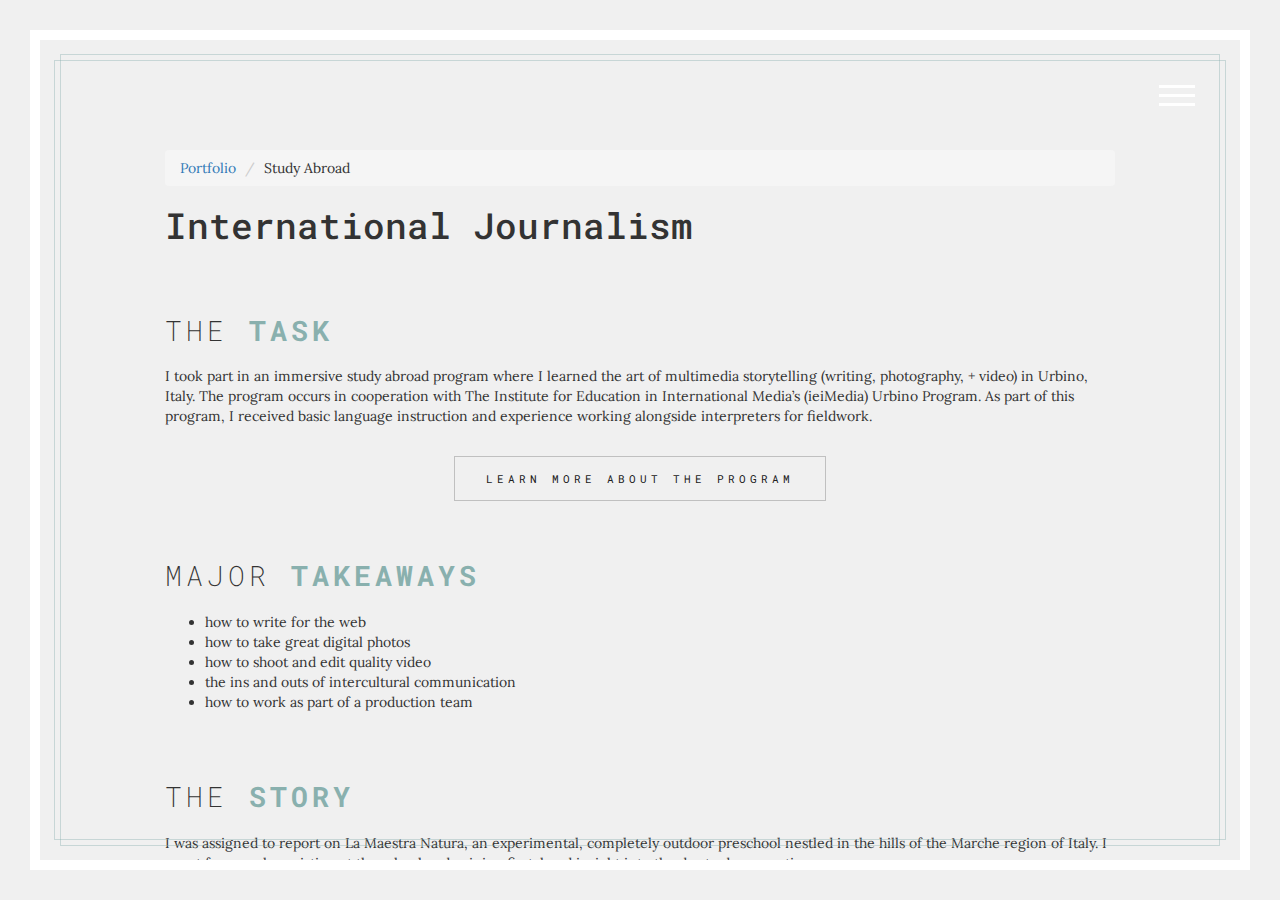
<file: abroad.html>
<!DOCTYPE html>
<html>
	<head>
		<meta charset="utf-8">
		<meta http-equiv="X-UA-Compatible" content="IE=edge">
		<meta name="viewport" content="width=device-width, initial-scale=1">
		<!-- The above 3 meta tags *must* come first in the head; any other head content must come *after* these tags -->
		
		
		<title>Journalism</title>
		
		
		<!--=====================================================
			CSS Stylesheets
		=====================================================-->
		<link rel='stylesheet' type='text/css' href='bootstrap/css/bootstrap.min.css' >
		<link rel='stylesheet' type='text/css' href='css/linea.css' >
		<link rel='stylesheet' type='text/css' href='css/ionicons.min.css' >
		<link rel='stylesheet' type='text/css' href='css/owl.carousel.css' >
		<link rel='stylesheet' type='text/css' href='css/magnific-popup.css' >
			<link rel='stylesheet' type='text/css' href='css/polaroid.css' >
		<link rel='stylesheet' type='text/css' href='css/style.css' >
		
	</head>
	<body>

		<div class='main-content' >
			
			<!--=====================================================
				Page Borders
			=====================================================-->
			<div class='page-border border-left' ></div>
			<div class='page-border border-right' ></div>
			<div class='page-border border-top' ></div>
			<div class='page-border border-bottom' ></div>
			
			
			
			<!--=====================================================
				Menu Button
			=====================================================-->
			<a href='#' class='menu-btn' >
				<span class='lines' >
					<span class='l1' ></span>
					<span class='l2' ></span>
					<span class='l3' ></span>
				</span>
			</a>
			
			
			<!--=====================================================
				Menu
			=====================================================-->
			<div class='menu' >
				<div class='inner' >
					<ul class='menu-items' >
						
						<li>
							<a href='index.html#' class='section-toggle' data-section='intro' >
								Home
							</a>
						</li>
						
						<li>
							<a href='index.html#about' class='section-toggle' data-section='about' >
								About
							</a>
						</li>
						
						<li>
							<a href='index.html#resume' class='section-toggle' data-section='resume' >
								Resume
							</a>
						</li>
						
						<li>
							<a href='index.html#portfolio' class='section-toggle' data-section='portfolio' >
								Portfolio
							</a>
						</li>
						
						
						<li>
							<a href='index.html#contact' class='section-toggle' data-section='contact' >
								Contact
							</a>
						</li>
						
						
					</ul>
				</div>
			</div>
			
			<div class='animation-block' ></div>
			


			<!--=====================================================
				Sections
			=====================================================-->
			<div class='sections' >
				
				<!--=====================================================
					Main Section
				=====================================================-->
		<section id='about' class='section about-section active main-content border-d' >
					
					<div class='section-block about-block' >
						<div class='container-fluid' >
							
							<div class='section-header' >
							<ul class="breadcrumb">
										  <li><a href="index.html#portfolio">Portfolio</a></li>
										  <li>Study Abroad</li>
										</ul>
								<h1> International Journalism </h1>
								<br>
								<br>
								<br>
								<h2>The <strong class='color' >Task </strong></h2>
								<br>
									<div class='content' >
								<p>
											 I took part in an immersive study abroad program where I learned the art of multimedia storytelling (writing, photography, + video) in Urbino, Italy. The program occurs in cooperation with The Institute for Education in International Media’s (ieiMedia) Urbino Program. As part of this program, I received basic language instruction and experience working alongside interpreters for fieldwork. 
								</p>

										<br> 
											<div class='form-group text-center' >
																	<a href='https://www.jmu.edu/global/abroad/programs/jmu-italy-urbino.shtml' target='_blank'> 
															<button type='submit' class='btn-custom btn-color' >
															Learn More About The Program
															</button>
														</a>
														</div>
</div>
<br>
<br>
<h2> Major <strong class='color' >Takeaways </strong></h2>
								<br>
									<div class='content' >
								<ul>
									  <li>how to write for the web </li>
									  <li>how to take great digital photos</li>
									  <li>how to shoot and edit quality video</li>
									   <li> the ins and outs of intercultural communication</li>
									    <li>how to work as part of a production team</li>
								</ul>
										<br> 
</div>
						<br>
						<br>
							<h2> The <strong class='color' > Story </strong></h2>
								<br>
									<div class='content' >
								<p>
											I was assigned to report on La Maestra Natura, an experimental, completely outdoor preschool nestled in the hills of the Marche region of Italy. I spent four weeks assisting at the school and gaining first-hand insight into the day to day operations.
<br>
<br>
I conducted weeks worth of in-depth interviews with constituents of the school and  worked in collaboration with translators from a local university to ensure I would produce an accurate article. My work resulted in the creation of a detailed article which depicts the school’s community in a visionary way that encapsulates readers.


								</p>

										<br> 
					
							</div>
									<br>
									<br>
							<div class='section-header' >
									<h2> The <strong class='color' > Photos </strong></h2>
								<br>
									<div class='content' >
								<p>
											I was mentored by Bob Reeder, a highly accredited photojournalist who has worked for The Washington Post and Politico + has been recognized by White House Press Photographers Association, National Press Photographers Association, as well as other organizations. Although studying abroad was my first time professionally behind a lens, through Reeder’s mentorship, I learned quickly and consistently produced impressive photographs. 
<br>
<br>
I was tasked with taking headshot photos of my fellow colleagues, conducting branding photo sessions, as well as creating a photo story to accompany my written piece featuring La Maestra. My photo story was nominated for the best photo story award for the program. 
</p>
							</div>
									<br>
									<br>
 									<h2> The <strong class='color' > Video </strong></h2>
 									<br>
 									<div class='section-header' >
								<br>
								
									
								<p>
											I also got to take a peek behind the curtain into the world of videography. Through the program I gained a familiarity with audio fundamentals and film editing software. Each rookie videographer in the program (myself included) was paired up with a fellow amature colleague to produce a short video to accompany their individual story packages. As a result, I produced my first ever short video with a timely completion + delivery while learning to work with a production team. 
 </p>
									<br>
								<p>Check out my written piece, photo story, and short video below! 
								</p>
										<div class='form-group text-center' >
											<a href='http://2019.urbinoproject.com/teaching-tree/' target='_blank'> 
															<button type='submit' class='btn-custom btn-color' >
															View My Multimedia Package
															</button>
														</a>
														</div>	
					
							</div>
						
						
								<h2> "A photo is worth a thousand words." </h2>
								<BR>

<p>  A few photos of my time abroad are showcased below. Hover over a photo to get a better look! </p>
								

								
								<div class="photo-album">
		
		<h1><span> Ubrino, Italy</span></h1>
		
		<a class="large polaroid img1"><img src="img/portfolio/p5.jpg" alt="City in the hills">Ubrino is nestled in the hills of the Marche region of Italy.</a>
		<a class="polaroid img2"><img src="img/portfolio/p2.jpg" alt="Steep hills throughout the city">The steep hills are miserable to climb, but the view is worth it </a>
		<a  class="small polaroid img3"><img src="img/portfolio/p15.jpg" alt="travels">Excitement around every corner</a>
		
		<a class="medium polaroid img4"><img src="img/portfolio/p3.jpg" alt="The group">I made wonderful friends through the experience </a>
		
		<a class="polaroid img5"><img src="img/portfolio/p4.jpg" alt="">Boats are the ideal mode of transportation in Venice </a>
		
		
		<a class="polaroid img6"><img src="img/portfolio/p8.jpg" alt=""> Capturing photos for my story was always a highlight of my day </a>
		
		<a class="polaroid img7"><img src="img/portfolio/p6.jpg" alt=""> Italy is filled with breathtaking cities </a>
		<a class="small polaroid img8"><img src="img/portfolio/p11.jpg" alt="">Doing as the locals do</a>
		<a class="medium polaroid img9"><img src="img/portfolio/p1.jpg" alt="">Urbino is a quaint city</a>
		<a class="polaroid img10"><img src="img/portfolio/p7.jpg" alt="">Deep in the hills at La Maestra to get the perfect story with interpreters 
</a>
		<a class="small polaroid img11"><img src="img/portfolio/p14.jpg" alt="Scooter">Mode of transportation through the hills</a>
		<a  class="small polaroid img12"><img src="img/portfolio/p13.jpg" alt="">Spent lots of time editing in coffee shops</a>

		<a class="small polaroid img13"><img src="img/portfolio/p10.jpg" alt="">Friends and I at the award ceremony
</a>
		<a  class="small polaroid img14"><img src="img/portfolio/p9.jpg" alt="Ubrino castle">The castle walls protect the city</a>
		<a class="polaroid img15"><img src="img/portfolio/p12.jpg" alt="outdoor shopping">Outdoor bookstores are essential</a>

	</div>
							

						</div>
						
					</div>
				
				</section>
						
						</div>
						
					</div>
				
				</section>
						
						</div>
						
					</div>
				
				</section>
				


		<!--=====================================================
			JavaScript Files
		=====================================================-->
		<script src='js/jquery.min.js' ></script>
		<script src='js/jquery.shuffle.min.js' ></script>
		<script src='js/owl.carousel.min.js' ></script>
		<script src='js/jquery.magnific-popup.min.js' ></script>
		<script src='js/validator.min.js' ></script>
		<script src='js/script.js' ></script>
		
	</body>
</html>
</file>
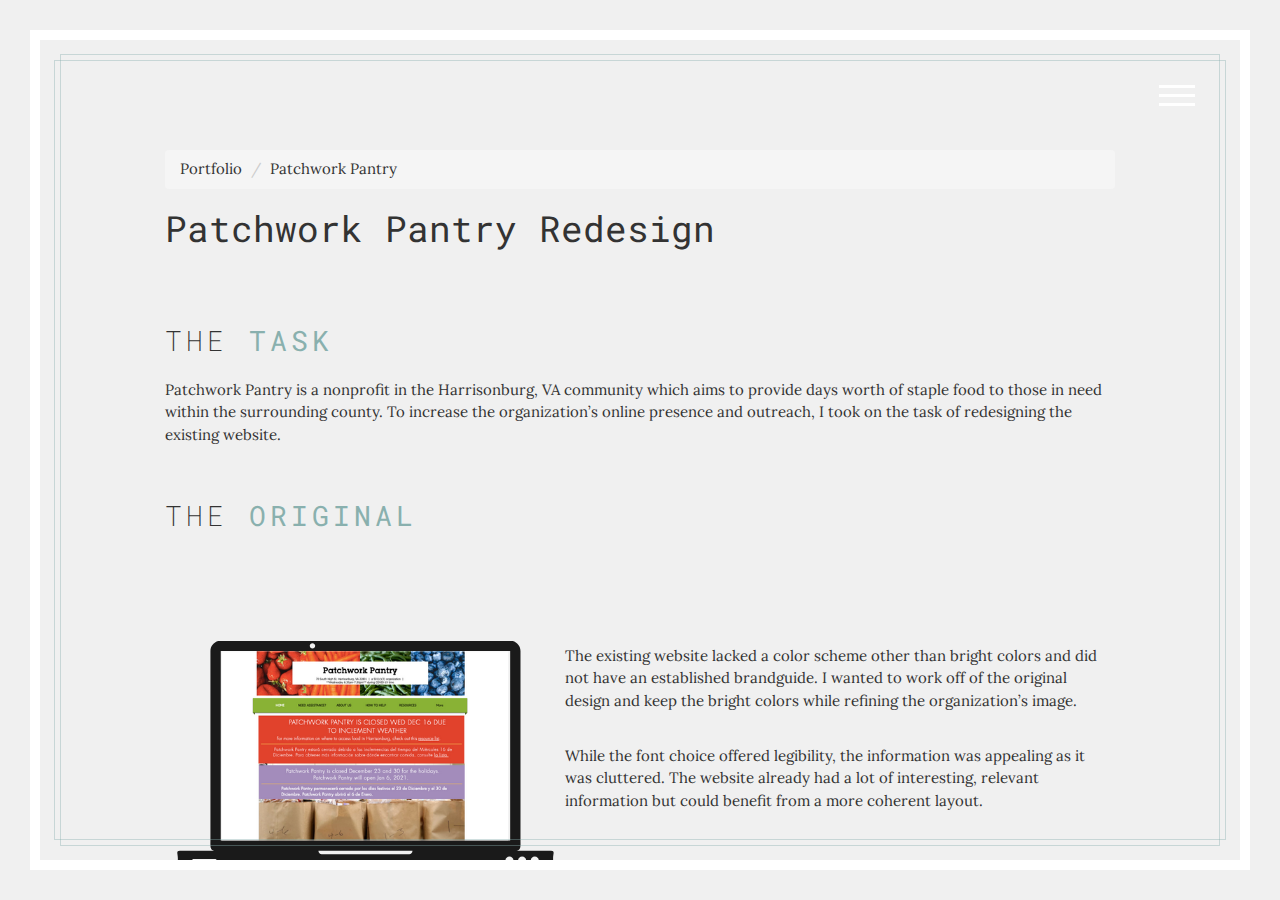
<file: pantry.html>
<!DOCTYPE html>
<html>
	<head>
		<meta charset="utf-8">
		<meta http-equiv="X-UA-Compatible" content="IE=edge">
		<meta name="viewport" content="width=device-width, initial-scale=1">
		<!-- The above 3 meta tags *must* come first in the head; any other head content must come *after* these tags -->
		
		
		<title>Patchwork Pantry</title>
		
		
		<!--=====================================================
			CSS Stylesheets
		=====================================================-->
		<link rel='stylesheet' type='text/css' href='bootstrap/css/bootstrap.min.css' >
		<link rel='stylesheet' type='text/css' href='css/linea.css' >
		<link rel='stylesheet' type='text/css' href='css/ionicons.min.css' >
		<link rel='stylesheet' type='text/css' href='css/owl.carousel.css' >
		<link rel='stylesheet' type='text/css' href='css/magnific-popup.css' >
		<link rel="stylesheet" href="https://www.w3schools.com/w3css/4/w3.css">
		<link rel='stylesheet' type='text/css' href='css/style.css' >
		
	</head>
	<body>

		<div class='main-content' >
			
			<!--=====================================================
				Page Borders
			=====================================================-->
			<div class='page-border border-left' ></div>
			<div class='page-border border-right' ></div>
			<div class='page-border border-top' ></div>
			<div class='page-border border-bottom' ></div>
			
			
			
			<!--=====================================================
				Menu Button
			=====================================================-->
			<a href='#' class='menu-btn' >
				<span class='lines' >
					<span class='l1' ></span>
					<span class='l2' ></span>
					<span class='l3' ></span>
				</span>
			</a>
			
			
			<!--=====================================================
				Menu
			=====================================================-->
			<div class='menu' >
				<div class='inner' >
					<ul class='menu-items' >
						
						<li>
							<a href='index.html#' class='section-toggle' data-section='intro' >
								Home
							</a>
						</li>
						
						<li>
							<a href='index.html#about' class='section-toggle' data-section='about' >
								About
							</a>
						</li>
						
						<li>
							<a href='index.html#resume' class='section-toggle' data-section='resume' >
								Resume
							</a>
						</li>
						
						<li>
							<a href='index.html#portfolio' class='section-toggle' data-section='portfolio' >
								Portfolio
							</a>
						</li>
						
						
						<li>
							<a href='index.html#contact' class='section-toggle' data-section='contact' >
								Contact
							</a>
						</li>
						
						
					</ul>
				</div>
			</div>
			
			<div class='animation-block' ></div>
			


			<!--=====================================================
				Sections
			=====================================================-->
			<div class='sections' >
				
				<!--=====================================================
					Main Section
				=====================================================-->
		<section id='about' class='section about-section active main-content border-d' >
					
					<div class='section-block about-block' >
						<div class='container-fluid' >
							
							<div class='section-header' >
								<div class='section-header' >
							<ul class="breadcrumb">
										  <li><a href="index.html#portfolio">Portfolio</a></li>
										  <li>Patchwork Pantry</li>
										</ul>
								<h1> Patchwork Pantry Redesign </h1>
								<br> 
								<br>
								<br>

								<h2>The <strong class='color' >Task </strong></h2>
								<br>
									<div class='content' >
								<p>
											Patchwork Pantry is a nonprofit in the Harrisonburg, VA community which aims to provide days worth of staple food to those in need within the surrounding county. To increase the organization’s online presence and outreach, I took on the task of redesigning the existing website. 

											</p>
							</div>
						<br>
						<br>
							<h2> The <strong class='color' > Original </strong></h2>
								<br>
									<div class='content' >
												<img src="img/portfolio/ppog1.png" align="left">
												<br>
										<br>
										<br>
										<br>
								<p>
											The existing website lacked a color scheme other than bright colors and did not have an established brandguide. I wanted to work off of the original design and keep the bright colors while refining the organization’s image.  </p>
									<br>
									<p>While the font choice offered legibility, the information was appealing as it was cluttered. The website already had a lot of interesting, relevant information but could benefit from a more coherent layout.  </p>
								
										<br>
										<br>
											<img src="img/portfolio/ppog2.png" align="right">
											<br>
											<br>
											<br>
											<br>
											<br>
						<p> With any nonprofit organization, transparency is key to receiving donations. One of the primary requests from the Patchwork Pantry’s Board of Directors was to update the staff page of the website. </p>
							<br>
							<p> Some staff members lacked images or descriptions. To offer consistency, updating all staff member profiles was a must for this redesign project. </p>
					<br>
				
										<br>
										<br>

											<img src="img/portfolio/ppog3.png" align="left">
											<br>
											<br>
											<br>
											<br>
											<br>
											<br>
											<br>
										<p> The existing website offered an abundance of information regarding to how to get involved with the organization. While this is important information for any nonprofit to display, the layout could once again be improved to limit the amount of text displayed at one time. </p>
</div>
</div>
</div>
	<br>
	<br>
									<div class='section-header' >
			<h2> The <strong class='color' > Changes </strong></h2>
								<br>
									<div class='content' >
										
												<br>


										<h3> A Refined Brand Style Guide</h3>

										<p> To begin, I wanted to ensure the organization had a firm brand which could be translated onto the webpage. I brainstormed and constructed multiple potential style guides with refined color schemes and reported them to board members of the organization. 
 
											<br>
										Ultimately the choice was made by the nonprofit to withhold the design of a logo until a later date. </p>

										<p>The chosen color palette is shown below. </p>
															<br>
												<img src="img/portfolio/color.png" align="center">
												<br>
												<br>
												<br>
										<h3> A Responsive Layout </h3>
										<p> In order to ensure prospective volunteers or people looking to utilize Patchwork Pantry’s services are able to navigate the site, the site was designed to be responsive. The updated site will offer a more suitable configuration for mobile devices than the existing site. Increasing the responsive nature of the site will also improve the pages’ visibility as Google’s search algorithm prioritizes websites that are responsive. </p>
												<br>
												<br>
												<h3> Updated Content </h3>
												<p> Content was also updated. In order to increase transparency, which is especially crucial for nonprofits,I thought it was important to update the preexisting staff page. By updating staff summaries and photos, anyone who visits the site can see the faces behind the organization. Stock photos are being used in place of employee photos in the redesign displayed here both for privacy purposes as well as a delay in receiving updated photos. 
                                                Showcasing the passionate and hard-working members of the organization will help foster an organic personal connection and will hopefully generate more donations. The employee page and the donation page work in unison to build financial transparency and ease of donation. Since people like to know where their money is going, and who is handling their finances, it is crucial the staff page is up to date.</p>
												<br>
												<p> The existing webpage offered a blog, which I helped to curate and update onto the new page. This was likely the most beneficial step in the entirety of the redesign process, as I got a better understanding of the organization while interviewing volunteers. This allowed me to more accurately address the needs of the organization and better render the services offered to the site’s visitors.  </p>
												</div>

							<br>
							<br>
							
							<div class='section-header' >
							<h2>The <strong class='color' > Results </strong></h2>
								<br>
									<div class='content' >
							<p> For my redesign, I focused on providing a responsive layout as well as further branding with a refined color scheme. I brainstormed and constructed multiple potential style guides and reported them to board members of the organizaiton. Ultimately the choice was made to withhold the design of a logo until a later date. Changes were made to the color palette, fonttypes, and layout. Content was also updated. Stock photos are being used in place of employee photos in the redesign both for privacy purposes as well as a delay in receiving updated photos.   </p>
							<br>
						<br>
			
<p> The redesign has been approved by the organization and is now in the process of being coded. The website should be implemented by summer 2021. Check out some of the redesign mockups!
</p>
<br>

								
							<div class="w3-content w3-display-container">
  <img class="mySlides1" src="img/portfolio/ppss1.png" style="width:100%">


  <img class="mySlides1" src="img/portfolio/ppss2.png" style="width:100%">


  <img class="mySlides1" src="img/portfolio/ppss3.png" style="width:100%">

    <img class="mySlides1" src="img/portfolio/ppss4.png" style="width:100%">

      <img class="mySlides1" src="img/portfolio/ppss5.png" style="width:100%">

        <img class="mySlides1" src="img/portfolio/ppss6.png" style="width:100%">

          <img class="mySlides1" src="img/portfolio/ppss7.png" style="width:100%">

  <img class="mySlides1" src="img/portfolio/ppss12.png" style="width:100%">

  <img class="mySlides1" src="img/portfolio/ppss13.png" style="width:100%">

    <img class="mySlides1" src="img/portfolio/ppss14.png" style="width:100%">

      <img class="mySlides1" src="img/portfolio/ppss15.png" style="width:100%">

            <img class="mySlides1" src="img/portfolio/ppss8.png" style="width:100%">

              <img class="mySlides1" src="img/portfolio/ppss9.png" style="width:100%">

                <img class="mySlides1" src="img/portfolio/ppss10.png" style="width:100%">

                  <img class="mySlides1" src="img/portfolio/ppss11.png" style="width:100%">

  <button class="w3-button w3-black w3-display-left" onclick="plusDivs(-1, 0)">&#10094;</button>
  <button class="w3-button w3-black w3-display-right" onclick="plusDivs(1, 0)">&#10095;</button>
</div>

<script>
var slideIndex = [1,1];
var slideId = ["mySlides1", "mySlides2"]
showDivs(1, 0);
showDivs(1, 1);

function plusDivs(n, no) {
  showDivs(slideIndex[no] += n, no);
}

function showDivs(n, no) {
  var i;
  var x = document.getElementsByClassName(slideId[no]);
  if (n > x.length) {slideIndex[no] = 1}
  if (n < 1) {slideIndex[no] = x.length}
  for (i = 0; i < x.length; i++) {
    x[i].style.display = "none";  
  }
  x[slideIndex[no]-1].style.display = "block";  
}
</script>

						
						</div>
						
					</div>
				
				</section>
						
						</div>
						
					</div>
				
				</section>
				


		<!--=====================================================
			JavaScript Files
		=====================================================-->
		<script src='js/jquery.min.js' ></script>
		<script src='js/jquery.shuffle.min.js' ></script>
		<script src='js/owl.carousel.min.js' ></script>
		<script src='js/jquery.magnific-popup.min.js' ></script>
		<script src='js/validator.min.js' ></script>
		<script src='js/script.js' ></script>
		
	</body>
</html>
</file>
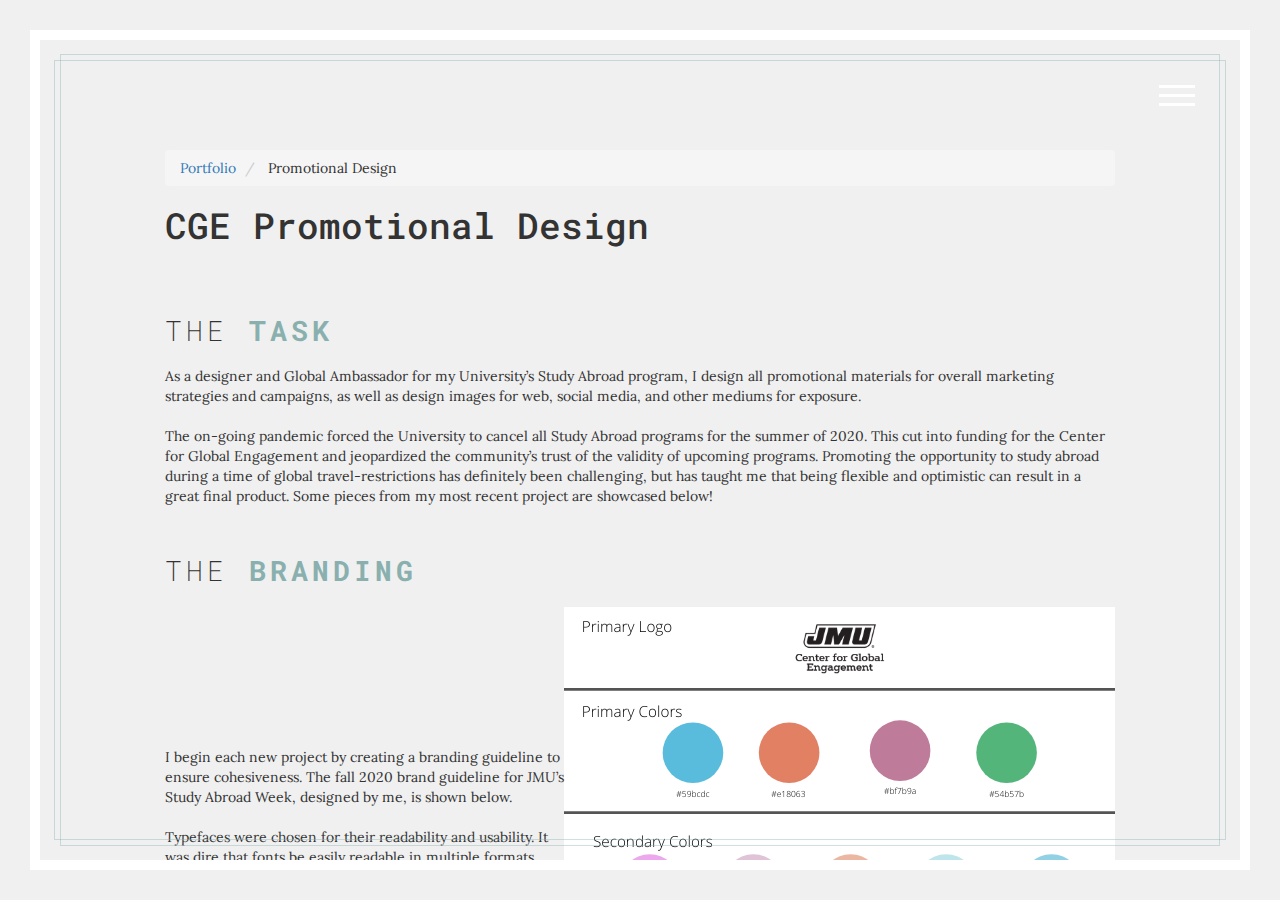
<file: promo.html>
<!DOCTYPE html>
<html>
	<head>
		<meta charset="utf-8">
		<meta http-equiv="X-UA-Compatible" content="IE=edge">
		<meta name="viewport" content="width=device-width, initial-scale=1">
		<!-- The above 3 meta tags *must* come first in the head; any other head content must come *after* these tags -->
		
		
		<title>CGE Promotional Materials</title>
		
		
		<!--=====================================================
			CSS Stylesheets
		=====================================================-->
		<link rel='stylesheet' type='text/css' href='bootstrap/css/bootstrap.min.css' >
		<link rel='stylesheet' type='text/css' href='css/linea.css' >
		<link rel='stylesheet' type='text/css' href='css/ionicons.min.css' >
		<link rel='stylesheet' type='text/css' href='css/owl.carousel.css' >
		<link rel='stylesheet' type='text/css' href='css/magnific-popup.css' >
		<link rel='stylesheet' type='text/css' href='css/style.css' >
		
	</head>
	<body>

		<div class='main-content' >
			
			<!--=====================================================
				Page Borders
			=====================================================-->
			<div class='page-border border-left' ></div>
			<div class='page-border border-right' ></div>
			<div class='page-border border-top' ></div>
			<div class='page-border border-bottom' ></div>
			
			
			
			<!--=====================================================
				Menu Button
			=====================================================-->
			<a href='#' class='menu-btn' >
				<span class='lines' >
					<span class='l1' ></span>
					<span class='l2' ></span>
					<span class='l3' ></span>
				</span>
			</a>
			
			
			<!--=====================================================
				Menu
			=====================================================-->
			<div class='menu' >
				<div class='inner' >
					<ul class='menu-items' >
						
						<li>
							<a href='index.html#' class='section-toggle' data-section='intro' >
								Home
							</a>
						</li>
						
						<li>
							<a href='index.html#about' class='section-toggle' data-section='about' >
								About
							</a>
						</li>
						
						<li>
							<a href='index.html#resume' class='section-toggle' data-section='resume' >
								Resume
							</a>
						</li>
						
						<li>
							<a href='index.html#portfolio' class='section-toggle' data-section='portfolio' >
								Portfolio
							</a>
						</li>
						
						
						<li>
							<a href='index.html#contact' class='section-toggle' data-section='contact' >
								Contact
							</a>
						</li>
						
						
					</ul>
				</div>
			</div>
			
			<div class='animation-block' ></div>
			


			<!--=====================================================
				Sections
			=====================================================-->
			<div class='sections' >
				
				<!--=====================================================
					Main Section
				=====================================================-->
		<section id='about' class='section about-section active main-content border-d' >
					
					<div class='section-block about-block' >
						<div class='container-fluid' >
							
							<div class='section-header' >
								<ul class="breadcrumb">
										  <li><a href="index.html#portfolio">Portfolio</a></li>
										  <li> Promotional Design </li>
										</ul>
							
								<h1> CGE Promotional Design </h1>
								<br>
								<br>
								<br>
								<h2>The <strong class='color' >Task </strong></h2>
								<br>
									<div class='content' >
								<p>
											 As a designer and Global Ambassador for my University’s Study Abroad program, I design all promotional materials for overall marketing strategies and campaigns, as well as design images for web, social media, and other mediums for exposure. <br> 
											 <br>
											The on-going pandemic forced the University to cancel all Study Abroad programs for the summer of 2020. This cut into funding for the Center for Global Engagement and jeopardized the community’s trust of the validity of upcoming programs. Promoting the opportunity to study abroad during a time of global travel-restrictions has definitely been challenging, but has taught me that being flexible and optimistic can result in a great final product. Some pieces from my most recent project are showcased below! 

											</p>
							</div>
						<br>
						<br>
							<h2> The <strong class='color' > Branding </strong></h2>
								<br>
									<div class='content' >
									<img src="img/portfolio/branding.png" align="right">
									<br>
									<br>
									<br>
									<br>
									<br>
									<br>
									<br>
								<p>
											I begin each new project by creating a branding guideline to ensure cohesiveness. The fall 2020 brand guideline for JMU’s Study Abroad Week, designed by me, is shown below.
										<br>
										<br>
											Typefaces were chosen for their readability and usability. It was dire that fonts be easily readable in multiple formats spanning from digital to print. </p>
									<br>
								<br>
									<br>
									<br>
											
					
							</div>
							<br>
							<br>
								<br>
									<br>
									<br>
									<br>
									<br>
									<br>
									<br>
									<br>
							<div class='section-header' >
									<h2> Designs For <strong class='color' > Print </strong></h2>
								<br>
									<div class='content' >
								<p>
											Below is the 2020 Study Abroad Week brochure designed by me with Adobe InDesign.  Names of presenters are marked out for privacy. 
											<br>
											<br>
											The brochure offers a tentative schedule of events and follows the 2020 brand guidelines. Prior to remote learning, I along with other Global Ambassadors would frequently attend classes to present a short overview of everything Study Abroad Week had to offer. Since this was the first year where in-person presentations were not allowed (thanks, Covid-19),  the primary aim of the brochure was to provide students with a physical copy of the schedule in hopes of acting as a reminder for upcoming events.
											</p>
										<br>
								<br>
											 <iframe src="img/portfolio/cge.pdf#toolbar=0" width="100%" height="500px">
    </iframe>
</div>
<br>
<br>
<br>
<br>
<div class='section-header' >
 									<h2> Designs For <strong class='color' > Social Media </strong></h2>
								<br>
								<img src="img/portfolio/prsm.png" align="left">

								<br>
								<br>
								<br>
								<br>
									<div class='content' >
								<p>
											The importance of keeping an active social media presence on the study abroad Instagram was heightened this year because of social distancing. <br>
											A few social media posts I desgined for the account are shown below. The account has a following of over 2,000 users. </p>
									<br>
								
												
					
							</div>
							<br>
							<br>


<div class='section-header' >
								<br>
											
											<br>
											<br>
											<br>
											<br>
											<br>
								<h2>Designs For <strong class='color' > Videography </strong></h2>
								<br>
									<br>
									 <iframe src="https://www.facebook.com/plugins/video.php?height=314&href=https%3A%2F%2Fwww.facebook.com%2Fcge.jmu%2Fvideos%2F1652479604916079%2F&show_text=false&width=560" width="560" height="314" align="right" style="border:none;overflow:hidden" scrolling="no" frameborder="0" allowfullscreen="true" allow="autoplay; clipboard-write; encrypted-media; picture-in-picture; web-share" allowFullScreen="true"></iframe>
									<br>
									<br>
									<br>
									<br>
									<br>
									<br>
									<p>
											 I also assist in the design process for motion picture components. I assisted in the graphic design elements of the video seen below + ensured the video followed the 2020 branding guidelines. 

											</p>

									<div class='content' >
								 
								 <br>
								
							
							</div>
							</div>
							</div>
								
								
							

						</div>
						
					</div>
				
				</section>
						
						</div>
						
					</div>
				
				</section>
						
						</div>
						
					</div>
				
				</section>
				


		<!--=====================================================
			JavaScript Files
		=====================================================-->
		<script src='js/jquery.min.js' ></script>
		<script src='js/jquery.shuffle.min.js' ></script>
		<script src='js/owl.carousel.min.js' ></script>
		<script src='js/jquery.magnific-popup.min.js' ></script>
		<script src='js/validator.min.js' ></script>
		<script src='js/script.js' ></script>
		
	</body>
</html>
</file>
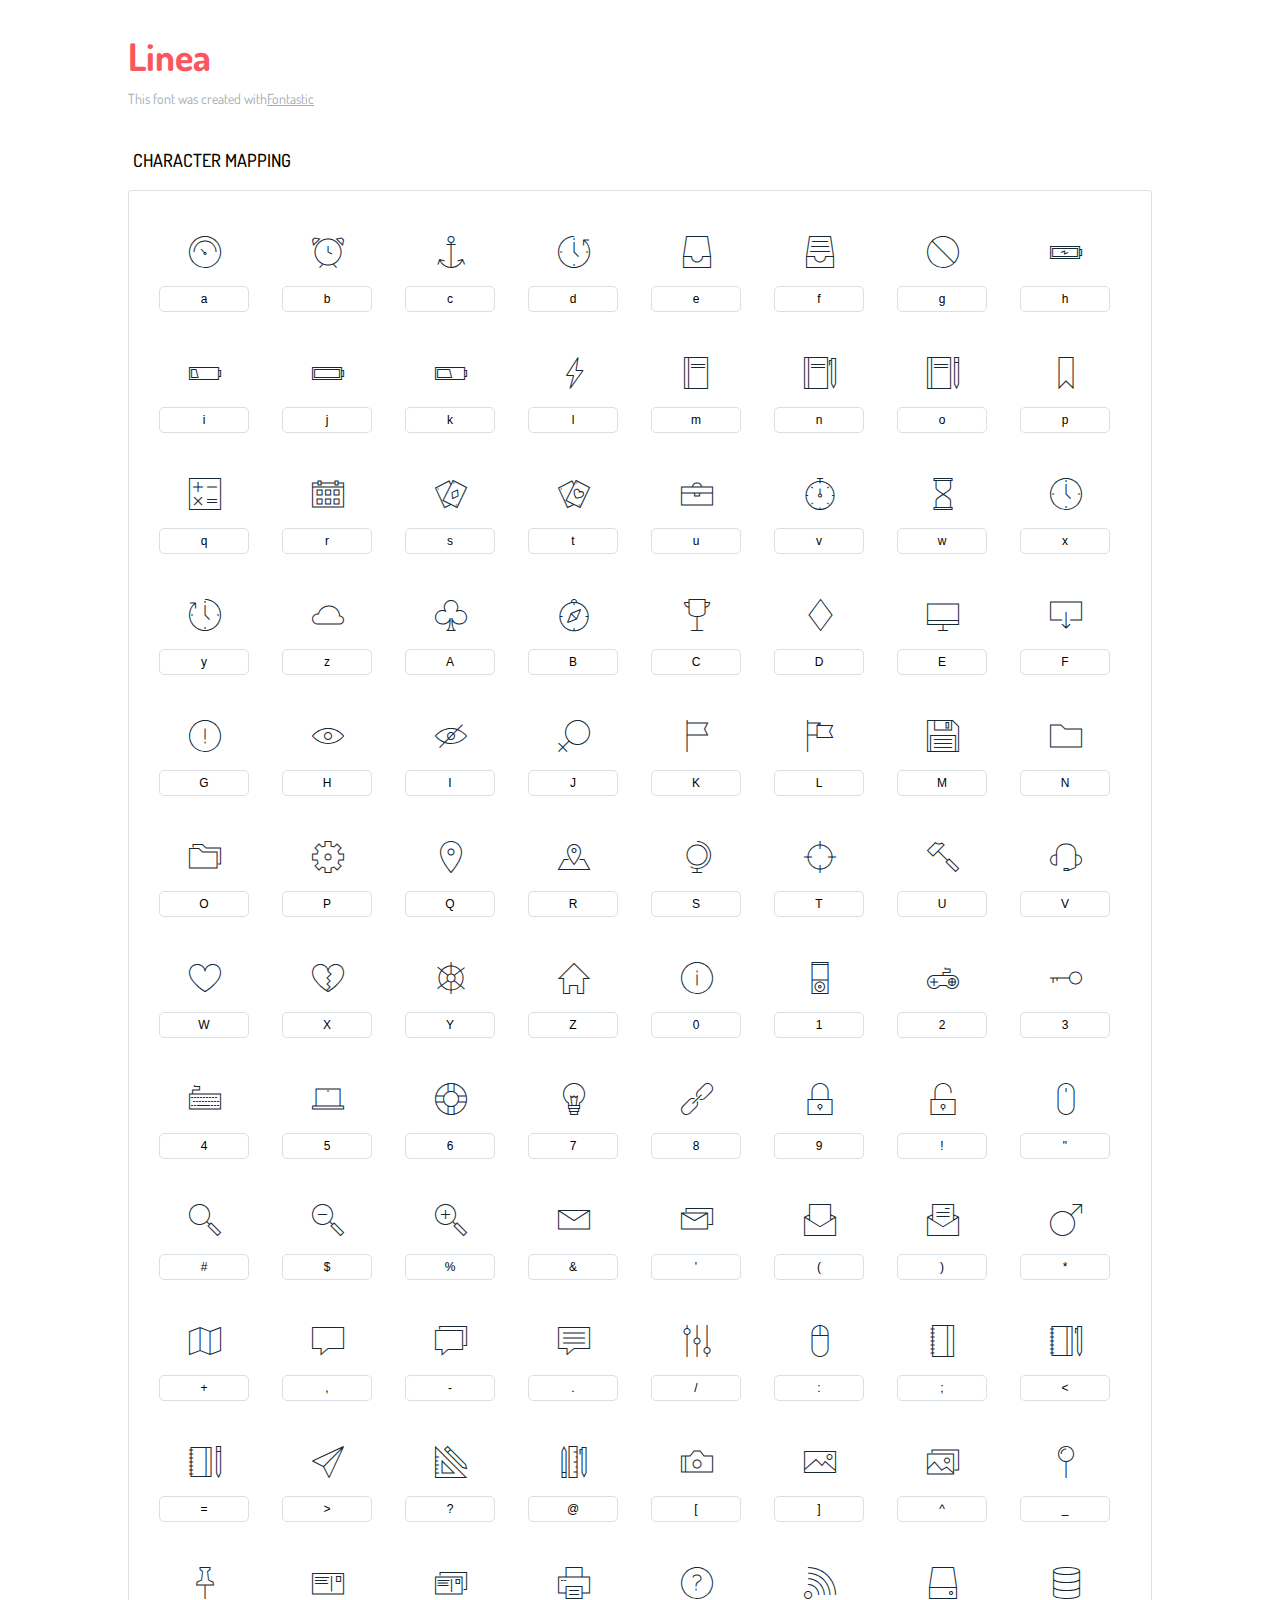
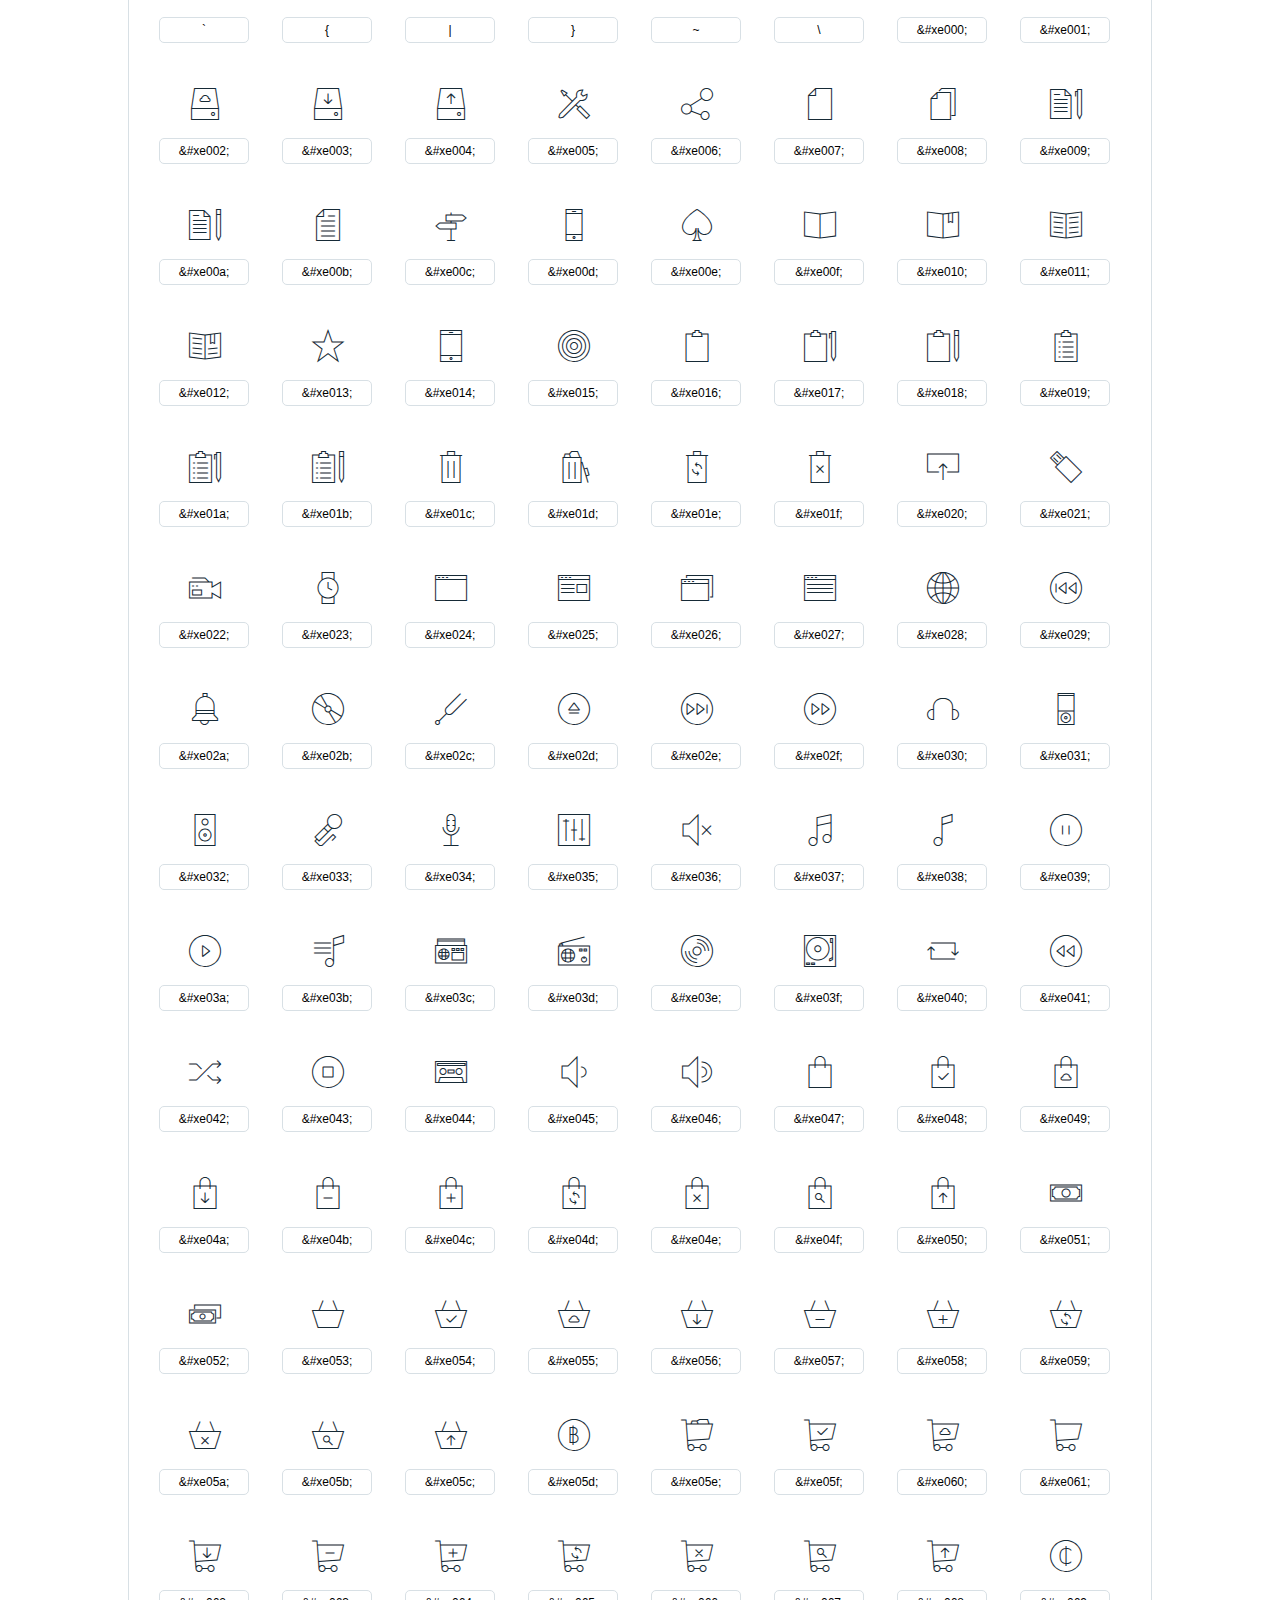
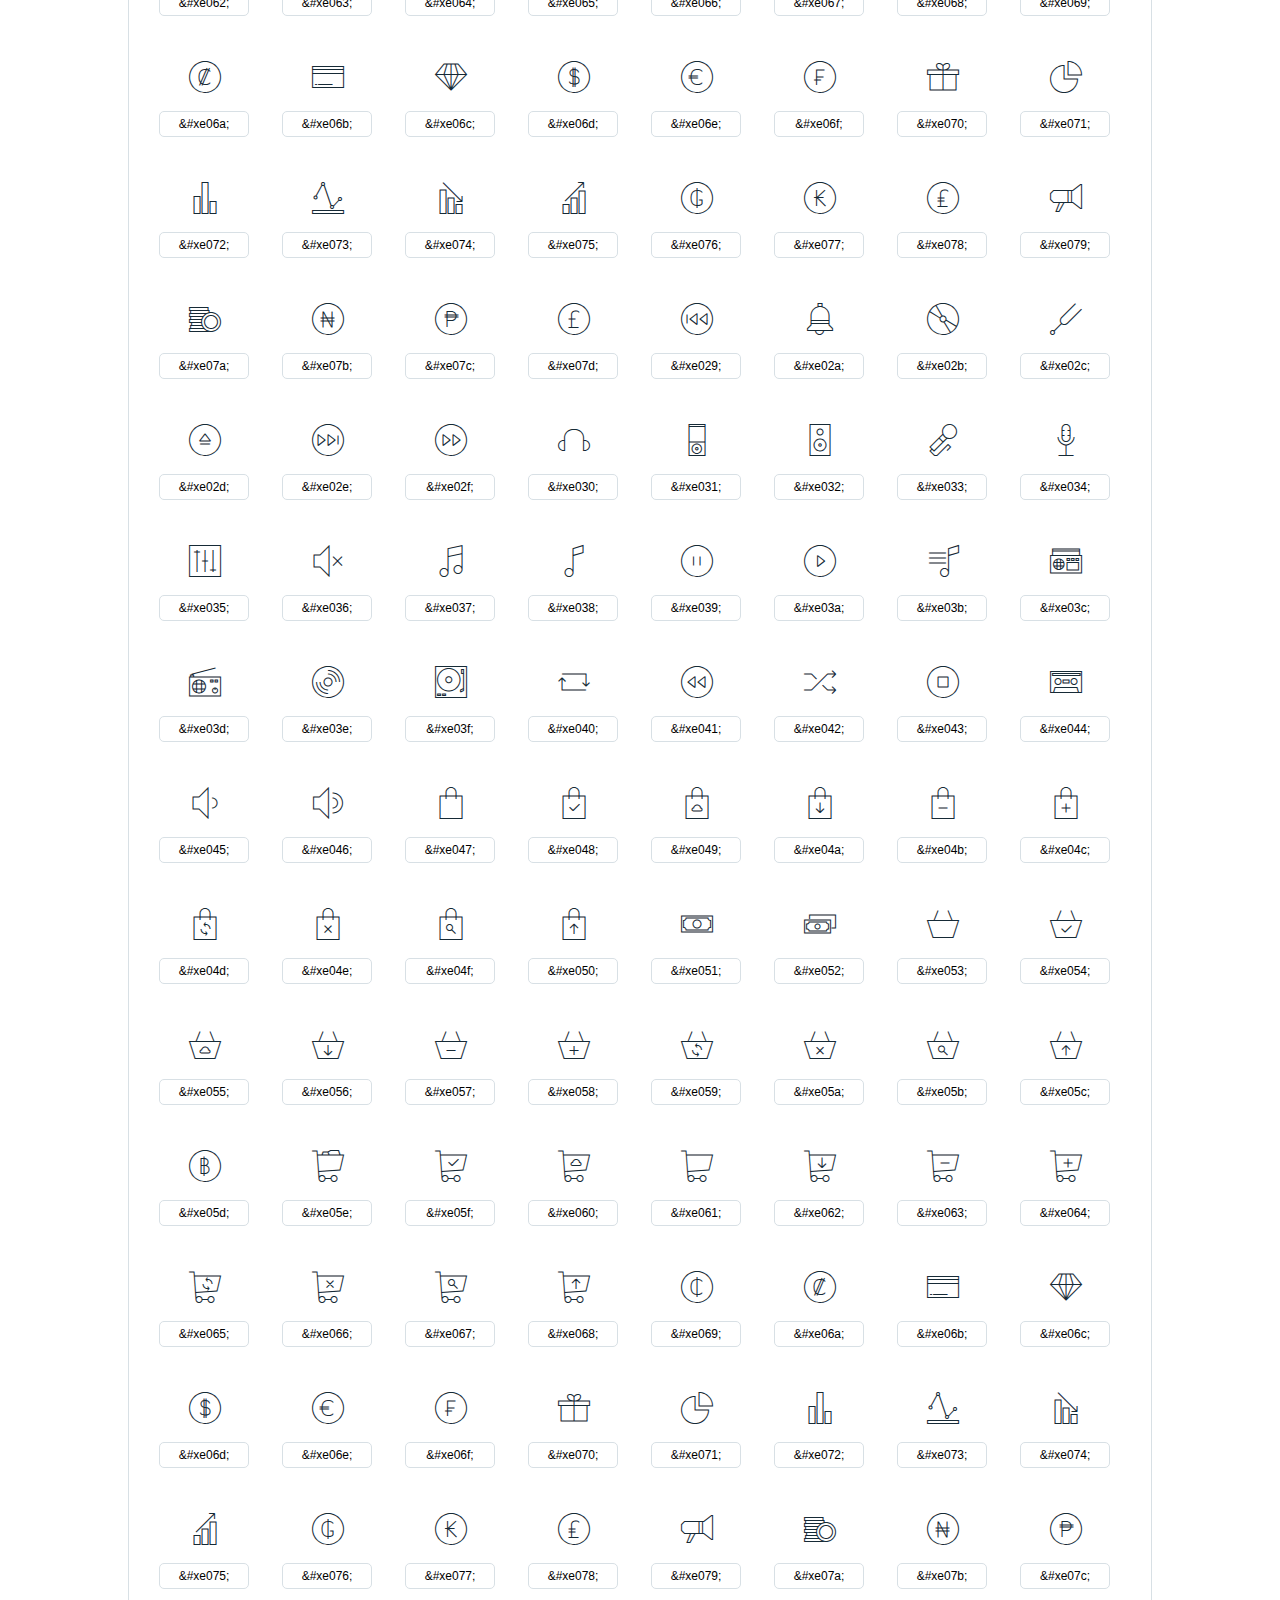
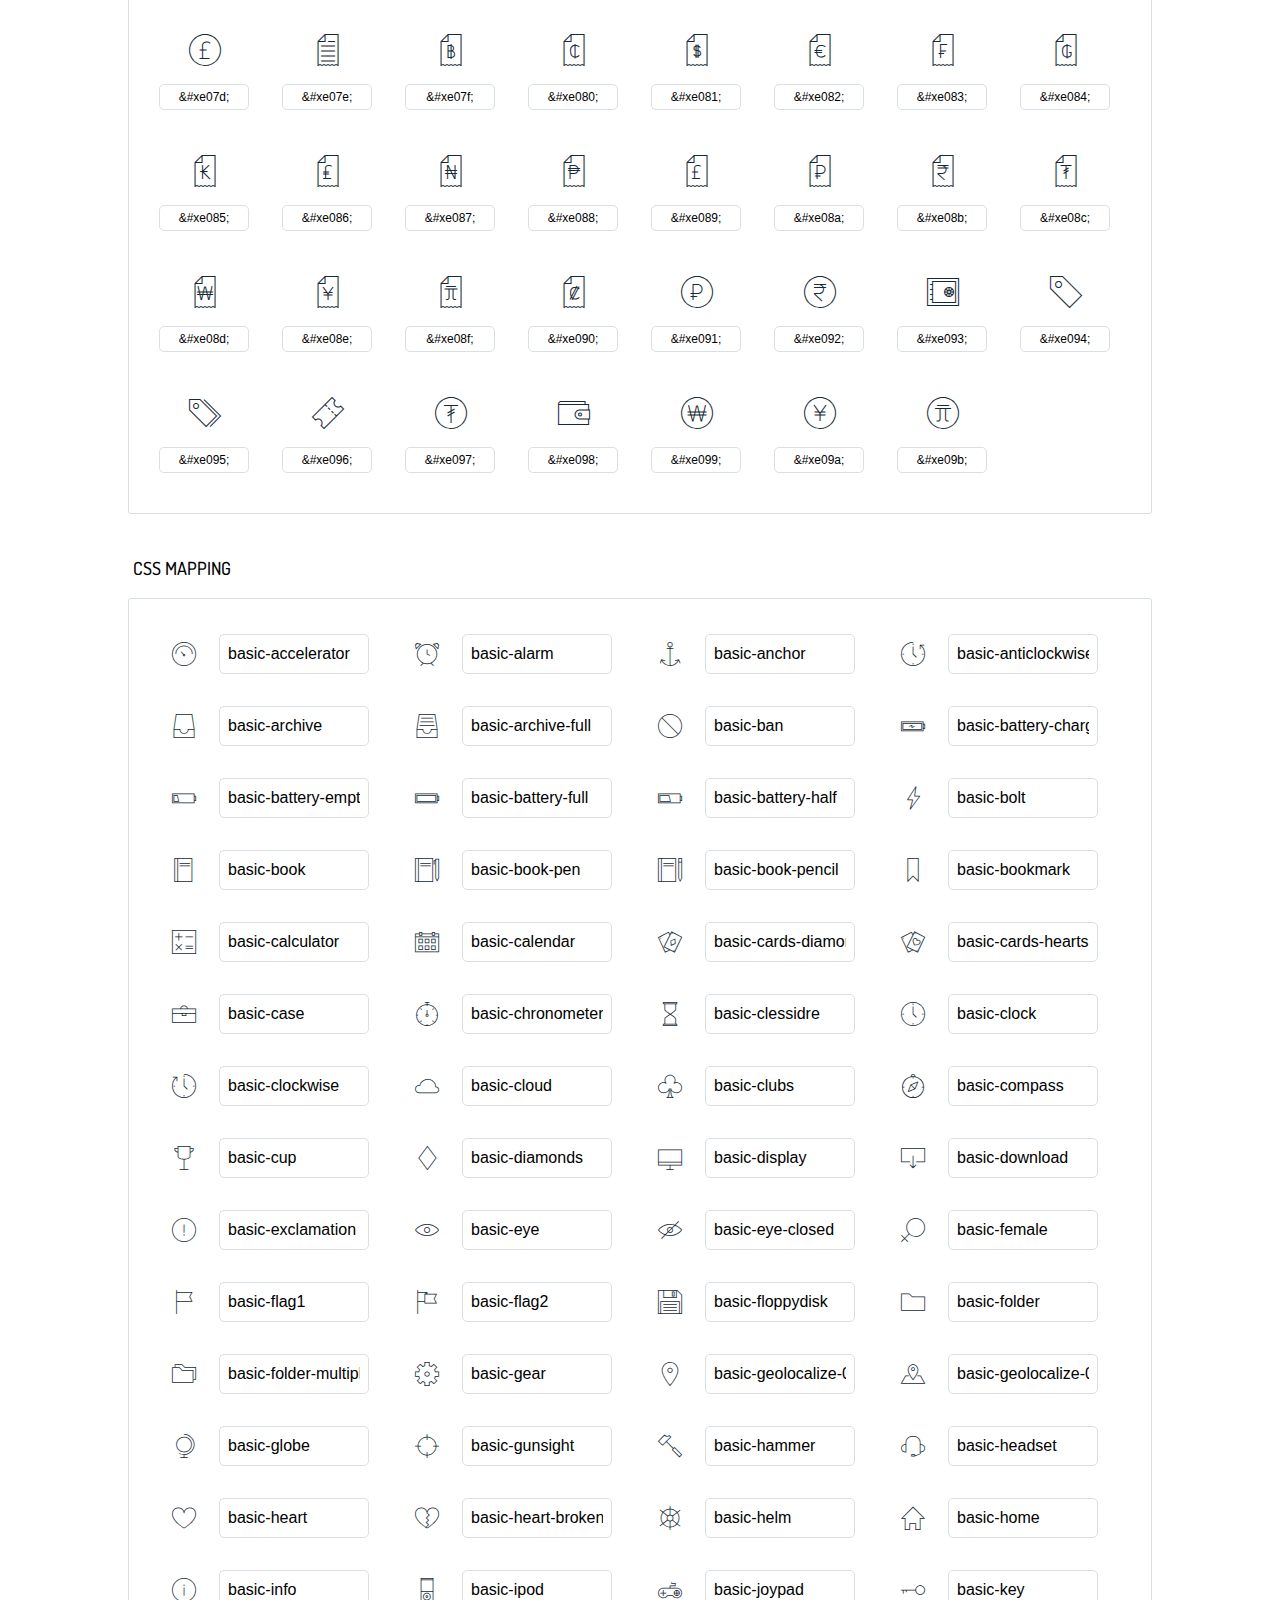
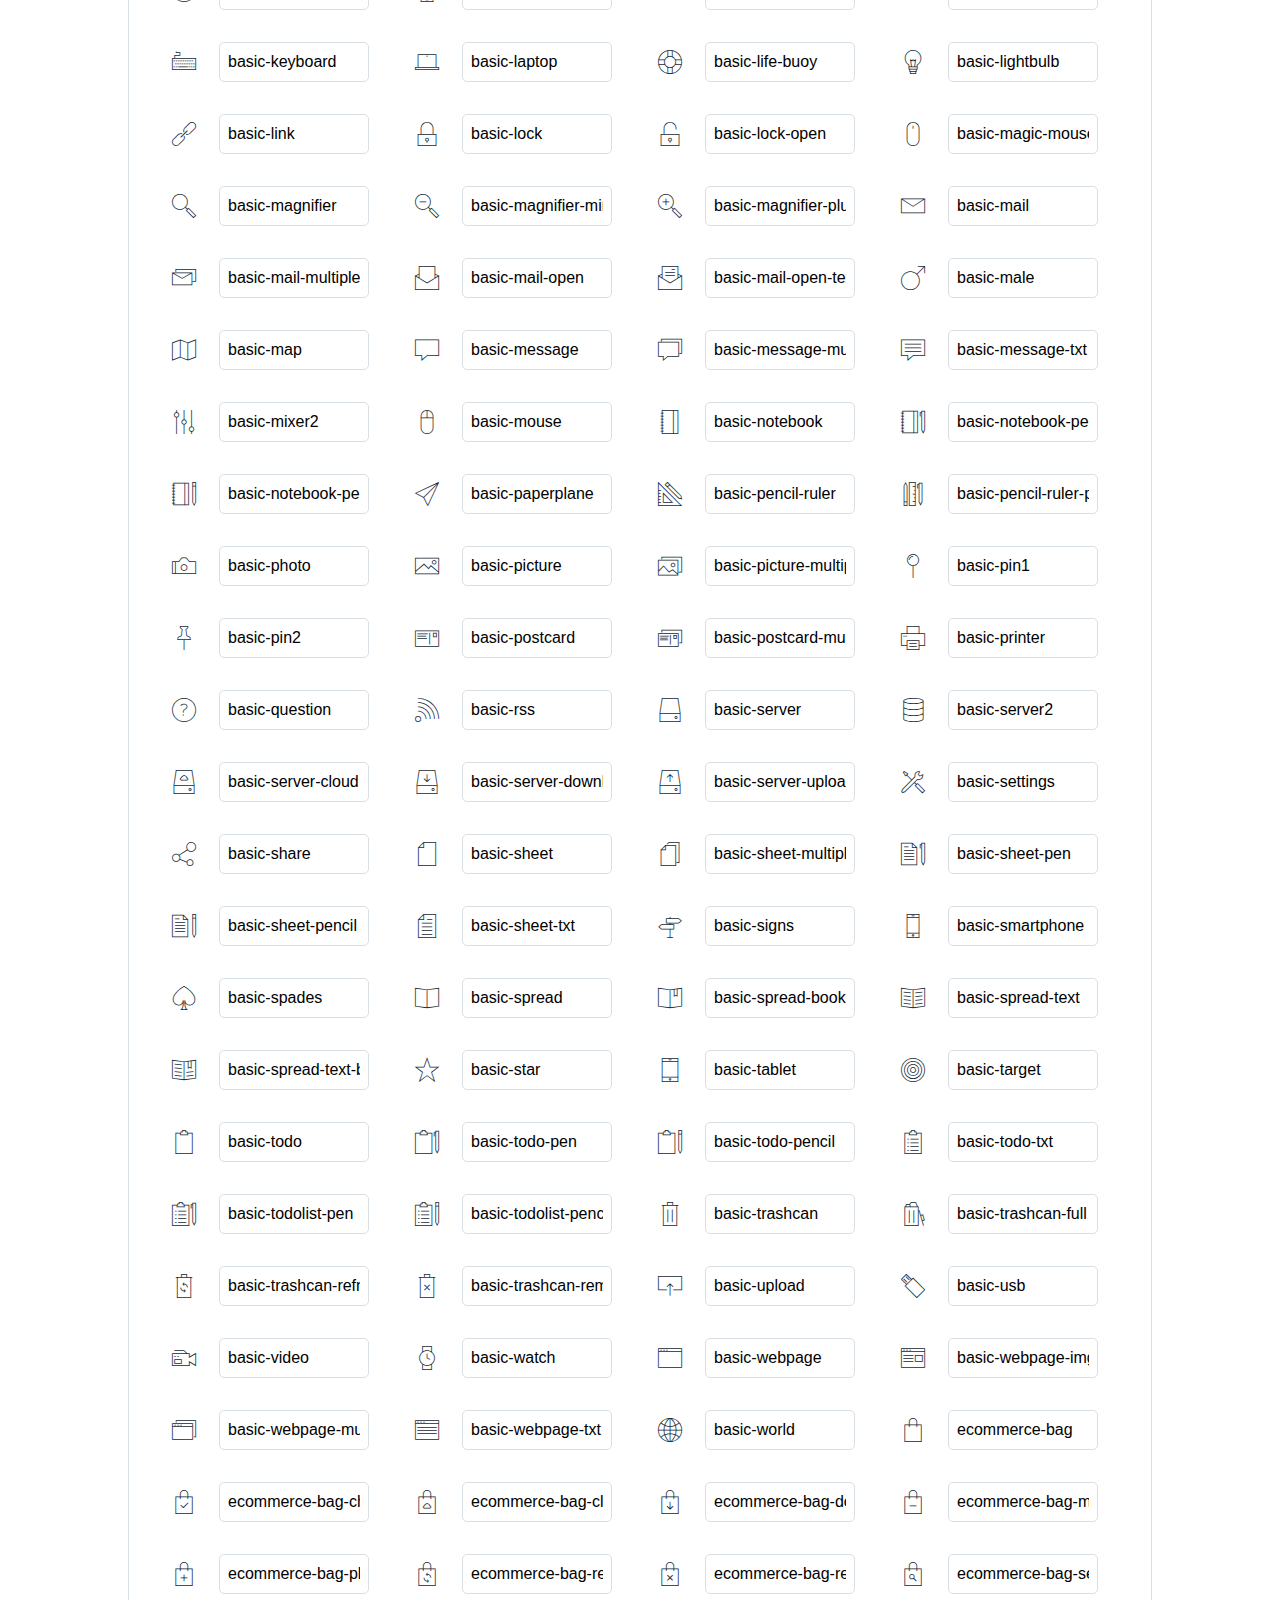
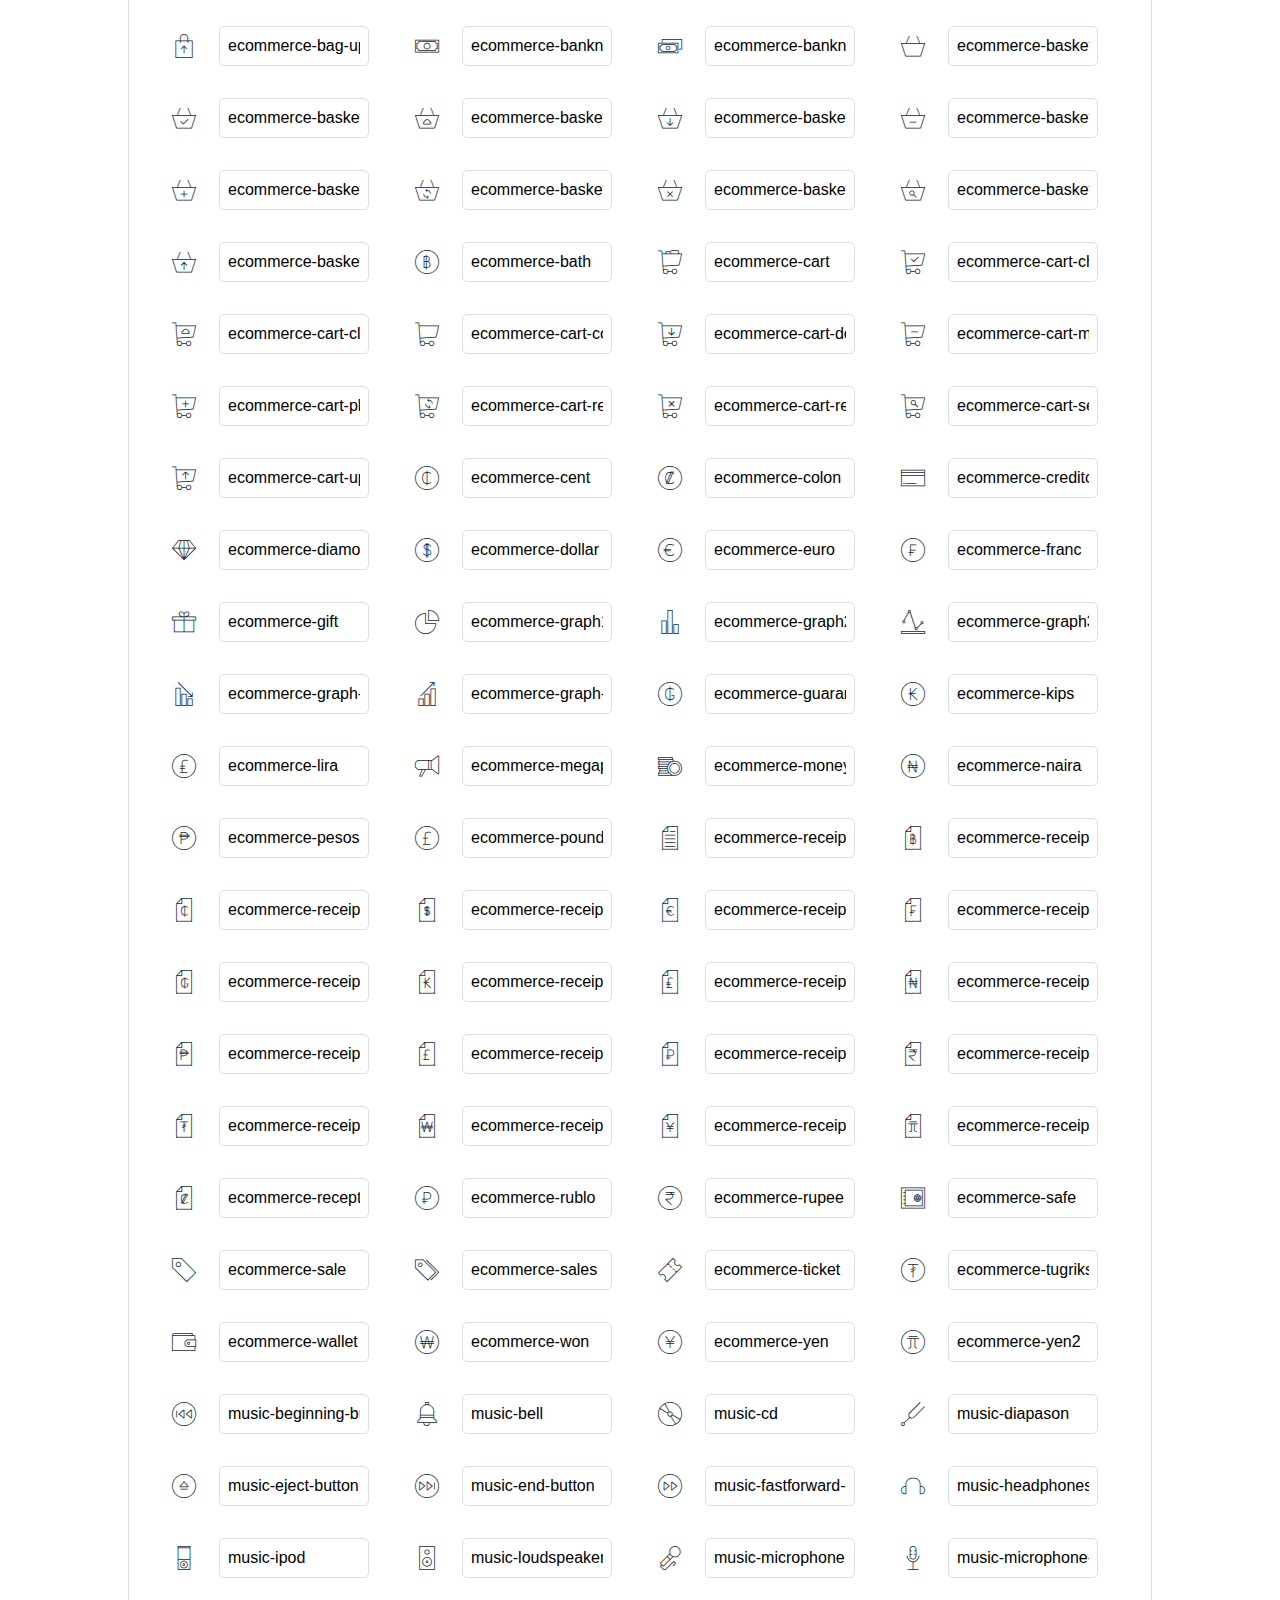
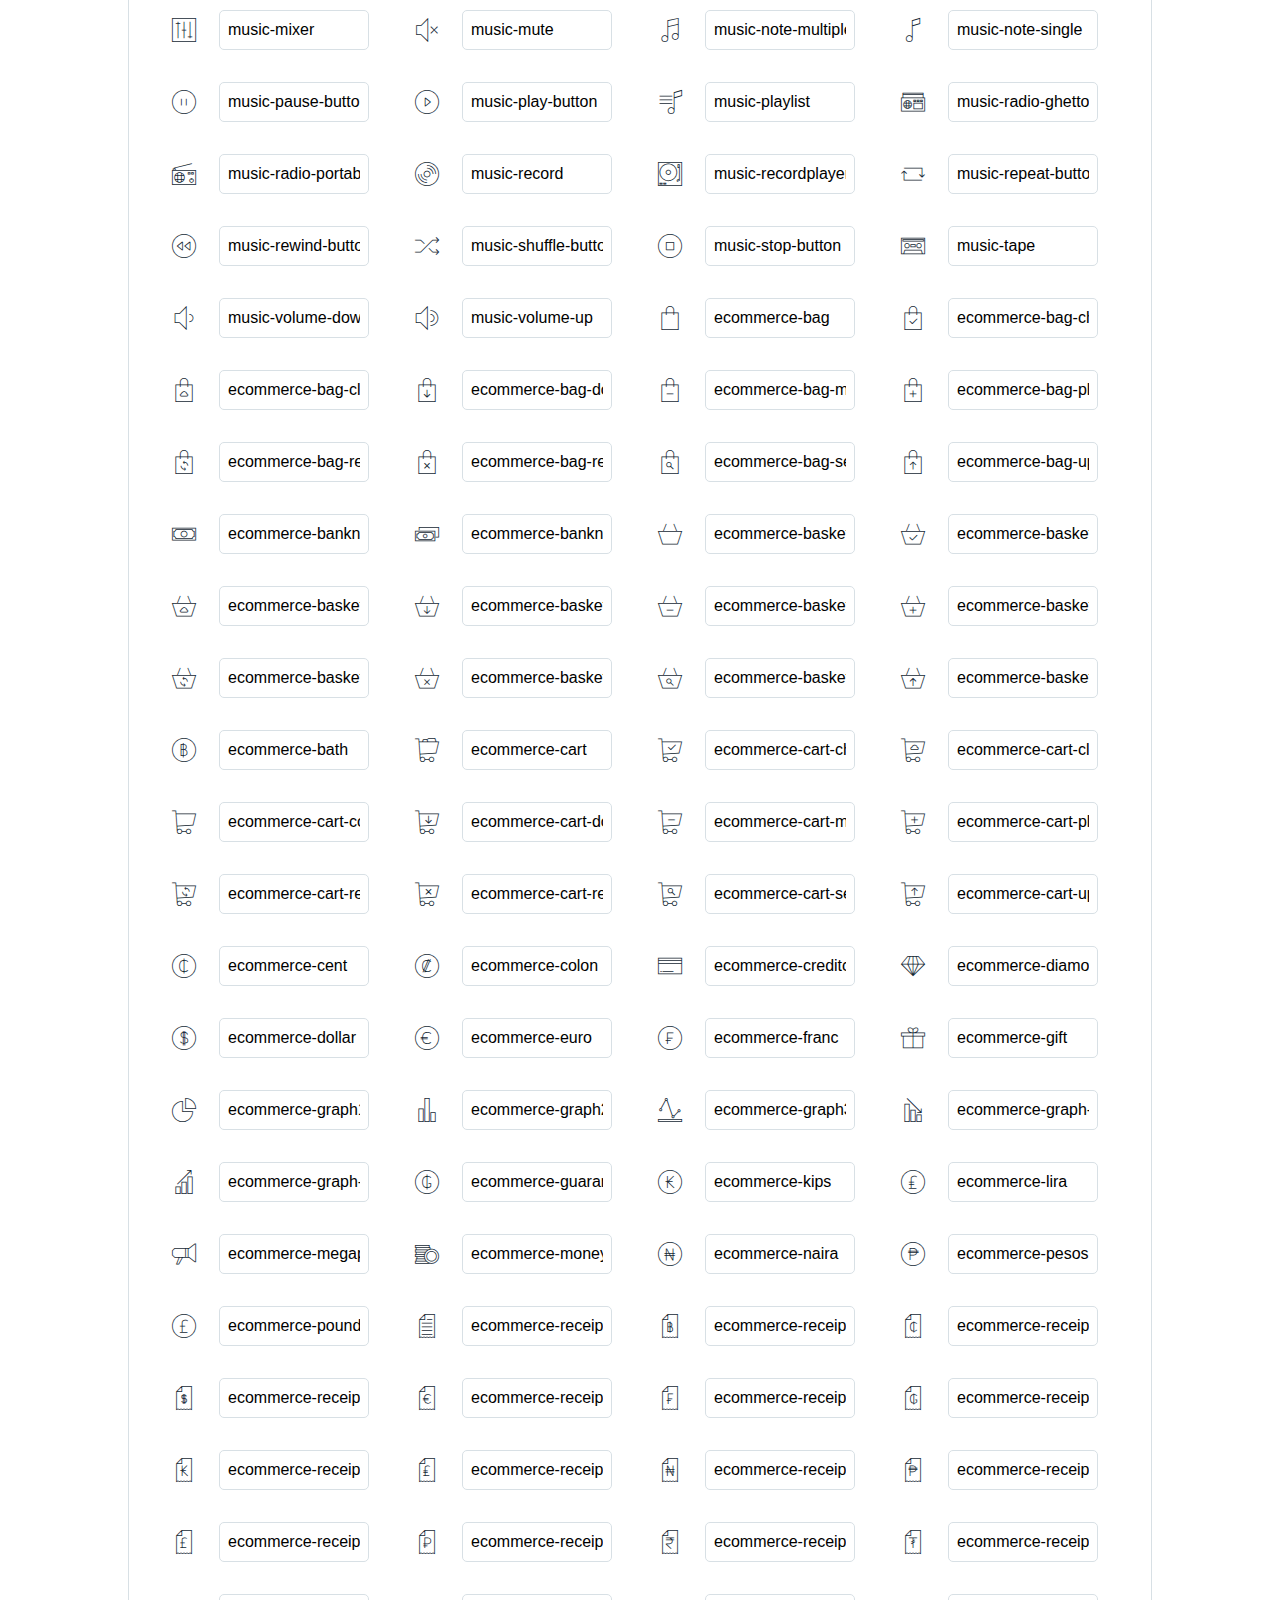
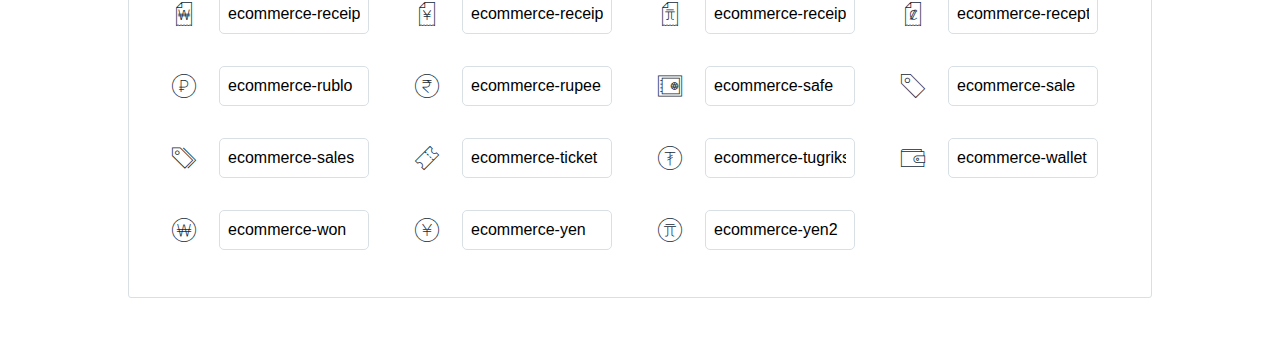
<file: LineaIcons/icons-reference.html>
<!DOCTYPE html>
<html lang="en">
  <head>
    <meta charset="utf-8">
    <meta http-equiv="X-UA-Compatible" content="IE=edge,chrome=1">
    <meta name="viewport" content="width=device-width,initial-scale=1">
    <title>Font Reference - Linea</title>
    <link href="http://fonts.googleapis.com/css?family=Dosis:400,500,700" rel="stylesheet" type="text/css">
    <link rel="stylesheet" href="styles.css">
    <style type="text/css">
      html,body,div,span,applet,object,iframe,h1,h2,h3,h4,h5,h6,p,blockquote,pre,a,abbr,acronym,address,big,cite,code,del,dfn,em,img,ins,kbd,q,s,samp,small,strike,strong,sub,sup,tt,var,dl,dt,dd,ol,ul,li,fieldset,form,label,legend,table,caption,tbody,tfoot,thead,tr,th,td{margin:0;padding:0;border:0;outline:0;font-weight:inherit;font-style:inherit;font-family:inherit;font-size:100%;vertical-align:baseline}
body{line-height:1;color:#000;background:#fff}
ol,ul{list-style:none}
table{border-collapse:separate;border-spacing:0;vertical-align:middle}
caption,th,td{text-align:left;font-weight:normal;vertical-align:middle}
a img{border:none}
*{-webkit-box-sizing:border-box;-moz-box-sizing:border-box;box-sizing:border-box}
body{font-family:'Dosis','Tahoma',sans-serif}
.container{margin:15px auto;width:80%}
h1{margin:40px 0 20px;font-weight:700;font-size:38px;line-height:32px;color:#fb565e}
h2{font-size:18px;padding:0 0 21px 5px;margin:45px 0 0 0;text-transform:uppercase;font-weight:500}
.small{font-size:14px;color:#a5adb4;}
.small a{color:#a5adb4;}
.small a:hover{color:#fb565e}
.glyphs.character-mapping{margin:0 0 20px 0;padding:20px 0 20px 30px;color:rgba(0,0,0,0.5);border:1px solid #d8e0e5;-webkit-border-radius:3px;border-radius:3px;}
.glyphs.character-mapping li{margin:0 30px 20px 0;display:inline-block;width:90px}
.glyphs.character-mapping .icon{margin:10px 0 10px 15px;padding:15px;position:relative;width:55px;height:55px;color:#162a36 !important;overflow:hidden;-webkit-border-radius:3px;border-radius:3px;font-size:32px;}
.glyphs.character-mapping .icon svg{fill:#000}
.glyphs.character-mapping input{margin:0;padding:5px 0;line-height:12px;font-size:12px;display:block;width:100%;border:1px solid #d8e0e5;-webkit-border-radius:5px;border-radius:5px;text-align:center;outline:0;}
.glyphs.character-mapping input:focus{border:1px solid #fbde4a;-webkit-box-shadow:inset 0 0 3px #fbde4a;box-shadow:inset 0 0 3px #fbde4a}
.glyphs.character-mapping input:hover{-webkit-box-shadow:inset 0 0 3px #fbde4a;box-shadow:inset 0 0 3px #fbde4a}
.glyphs.css-mapping{margin:0 0 60px 0;padding:30px 0 20px 30px;color:rgba(0,0,0,0.5);border:1px solid #d8e0e5;-webkit-border-radius:3px;border-radius:3px;}
.glyphs.css-mapping li{margin:0 30px 20px 0;padding:0;display:inline-block;overflow:hidden}
.glyphs.css-mapping .icon{margin:0;margin-right:10px;padding:13px;height:50px;width:50px;color:#162a36 !important;overflow:hidden;float:left;font-size:24px}
.glyphs.css-mapping input{margin:0;margin-top:5px;padding:8px;line-height:16px;font-size:16px;display:block;width:150px;height:40px;border:1px solid #d8e0e5;-webkit-border-radius:5px;border-radius:5px;background:#fff;outline:0;float:right;}
.glyphs.css-mapping input:focus{border:1px solid #fbde4a;-webkit-box-shadow:inset 0 0 3px #fbde4a;box-shadow:inset 0 0 3px #fbde4a}
.glyphs.css-mapping input:hover{-webkit-box-shadow:inset 0 0 3px #fbde4a;box-shadow:inset 0 0 3px #fbde4a}

      
    </style>
  </head>
  <body>
    <div class="container">
      <h1>Linea</h1>
      <p class="small">This font was created with<a href="http://fontastic.me/">Fontastic</a></p>
      <h2>Character mapping</h2>
      <ul class="glyphs character-mapping">
        <li>
          <div data-icon="a" class="icon"></div>
          <input type="text" readonly="readonly" value="a">
        </li>
        <li>
          <div data-icon="b" class="icon"></div>
          <input type="text" readonly="readonly" value="b">
        </li>
        <li>
          <div data-icon="c" class="icon"></div>
          <input type="text" readonly="readonly" value="c">
        </li>
        <li>
          <div data-icon="d" class="icon"></div>
          <input type="text" readonly="readonly" value="d">
        </li>
        <li>
          <div data-icon="e" class="icon"></div>
          <input type="text" readonly="readonly" value="e">
        </li>
        <li>
          <div data-icon="f" class="icon"></div>
          <input type="text" readonly="readonly" value="f">
        </li>
        <li>
          <div data-icon="g" class="icon"></div>
          <input type="text" readonly="readonly" value="g">
        </li>
        <li>
          <div data-icon="h" class="icon"></div>
          <input type="text" readonly="readonly" value="h">
        </li>
        <li>
          <div data-icon="i" class="icon"></div>
          <input type="text" readonly="readonly" value="i">
        </li>
        <li>
          <div data-icon="j" class="icon"></div>
          <input type="text" readonly="readonly" value="j">
        </li>
        <li>
          <div data-icon="k" class="icon"></div>
          <input type="text" readonly="readonly" value="k">
        </li>
        <li>
          <div data-icon="l" class="icon"></div>
          <input type="text" readonly="readonly" value="l">
        </li>
        <li>
          <div data-icon="m" class="icon"></div>
          <input type="text" readonly="readonly" value="m">
        </li>
        <li>
          <div data-icon="n" class="icon"></div>
          <input type="text" readonly="readonly" value="n">
        </li>
        <li>
          <div data-icon="o" class="icon"></div>
          <input type="text" readonly="readonly" value="o">
        </li>
        <li>
          <div data-icon="p" class="icon"></div>
          <input type="text" readonly="readonly" value="p">
        </li>
        <li>
          <div data-icon="q" class="icon"></div>
          <input type="text" readonly="readonly" value="q">
        </li>
        <li>
          <div data-icon="r" class="icon"></div>
          <input type="text" readonly="readonly" value="r">
        </li>
        <li>
          <div data-icon="s" class="icon"></div>
          <input type="text" readonly="readonly" value="s">
        </li>
        <li>
          <div data-icon="t" class="icon"></div>
          <input type="text" readonly="readonly" value="t">
        </li>
        <li>
          <div data-icon="u" class="icon"></div>
          <input type="text" readonly="readonly" value="u">
        </li>
        <li>
          <div data-icon="v" class="icon"></div>
          <input type="text" readonly="readonly" value="v">
        </li>
        <li>
          <div data-icon="w" class="icon"></div>
          <input type="text" readonly="readonly" value="w">
        </li>
        <li>
          <div data-icon="x" class="icon"></div>
          <input type="text" readonly="readonly" value="x">
        </li>
        <li>
          <div data-icon="y" class="icon"></div>
          <input type="text" readonly="readonly" value="y">
        </li>
        <li>
          <div data-icon="z" class="icon"></div>
          <input type="text" readonly="readonly" value="z">
        </li>
        <li>
          <div data-icon="A" class="icon"></div>
          <input type="text" readonly="readonly" value="A">
        </li>
        <li>
          <div data-icon="B" class="icon"></div>
          <input type="text" readonly="readonly" value="B">
        </li>
        <li>
          <div data-icon="C" class="icon"></div>
          <input type="text" readonly="readonly" value="C">
        </li>
        <li>
          <div data-icon="D" class="icon"></div>
          <input type="text" readonly="readonly" value="D">
        </li>
        <li>
          <div data-icon="E" class="icon"></div>
          <input type="text" readonly="readonly" value="E">
        </li>
        <li>
          <div data-icon="F" class="icon"></div>
          <input type="text" readonly="readonly" value="F">
        </li>
        <li>
          <div data-icon="G" class="icon"></div>
          <input type="text" readonly="readonly" value="G">
        </li>
        <li>
          <div data-icon="H" class="icon"></div>
          <input type="text" readonly="readonly" value="H">
        </li>
        <li>
          <div data-icon="I" class="icon"></div>
          <input type="text" readonly="readonly" value="I">
        </li>
        <li>
          <div data-icon="J" class="icon"></div>
          <input type="text" readonly="readonly" value="J">
        </li>
        <li>
          <div data-icon="K" class="icon"></div>
          <input type="text" readonly="readonly" value="K">
        </li>
        <li>
          <div data-icon="L" class="icon"></div>
          <input type="text" readonly="readonly" value="L">
        </li>
        <li>
          <div data-icon="M" class="icon"></div>
          <input type="text" readonly="readonly" value="M">
        </li>
        <li>
          <div data-icon="N" class="icon"></div>
          <input type="text" readonly="readonly" value="N">
        </li>
        <li>
          <div data-icon="O" class="icon"></div>
          <input type="text" readonly="readonly" value="O">
        </li>
        <li>
          <div data-icon="P" class="icon"></div>
          <input type="text" readonly="readonly" value="P">
        </li>
        <li>
          <div data-icon="Q" class="icon"></div>
          <input type="text" readonly="readonly" value="Q">
        </li>
        <li>
          <div data-icon="R" class="icon"></div>
          <input type="text" readonly="readonly" value="R">
        </li>
        <li>
          <div data-icon="S" class="icon"></div>
          <input type="text" readonly="readonly" value="S">
        </li>
        <li>
          <div data-icon="T" class="icon"></div>
          <input type="text" readonly="readonly" value="T">
        </li>
        <li>
          <div data-icon="U" class="icon"></div>
          <input type="text" readonly="readonly" value="U">
        </li>
        <li>
          <div data-icon="V" class="icon"></div>
          <input type="text" readonly="readonly" value="V">
        </li>
        <li>
          <div data-icon="W" class="icon"></div>
          <input type="text" readonly="readonly" value="W">
        </li>
        <li>
          <div data-icon="X" class="icon"></div>
          <input type="text" readonly="readonly" value="X">
        </li>
        <li>
          <div data-icon="Y" class="icon"></div>
          <input type="text" readonly="readonly" value="Y">
        </li>
        <li>
          <div data-icon="Z" class="icon"></div>
          <input type="text" readonly="readonly" value="Z">
        </li>
        <li>
          <div data-icon="0" class="icon"></div>
          <input type="text" readonly="readonly" value="0">
        </li>
        <li>
          <div data-icon="1" class="icon"></div>
          <input type="text" readonly="readonly" value="1">
        </li>
        <li>
          <div data-icon="2" class="icon"></div>
          <input type="text" readonly="readonly" value="2">
        </li>
        <li>
          <div data-icon="3" class="icon"></div>
          <input type="text" readonly="readonly" value="3">
        </li>
        <li>
          <div data-icon="4" class="icon"></div>
          <input type="text" readonly="readonly" value="4">
        </li>
        <li>
          <div data-icon="5" class="icon"></div>
          <input type="text" readonly="readonly" value="5">
        </li>
        <li>
          <div data-icon="6" class="icon"></div>
          <input type="text" readonly="readonly" value="6">
        </li>
        <li>
          <div data-icon="7" class="icon"></div>
          <input type="text" readonly="readonly" value="7">
        </li>
        <li>
          <div data-icon="8" class="icon"></div>
          <input type="text" readonly="readonly" value="8">
        </li>
        <li>
          <div data-icon="9" class="icon"></div>
          <input type="text" readonly="readonly" value="9">
        </li>
        <li>
          <div data-icon="!" class="icon"></div>
          <input type="text" readonly="readonly" value="!">
        </li>
        <li>
          <div data-icon="&#34;" class="icon"></div>
          <input type="text" readonly="readonly" value="&quot;">
        </li>
        <li>
          <div data-icon="#" class="icon"></div>
          <input type="text" readonly="readonly" value="#">
        </li>
        <li>
          <div data-icon="$" class="icon"></div>
          <input type="text" readonly="readonly" value="$">
        </li>
        <li>
          <div data-icon="%" class="icon"></div>
          <input type="text" readonly="readonly" value="%">
        </li>
        <li>
          <div data-icon="&" class="icon"></div>
          <input type="text" readonly="readonly" value="&amp;">
        </li>
        <li>
          <div data-icon="'" class="icon"></div>
          <input type="text" readonly="readonly" value="&#39;">
        </li>
        <li>
          <div data-icon="(" class="icon"></div>
          <input type="text" readonly="readonly" value="(">
        </li>
        <li>
          <div data-icon=")" class="icon"></div>
          <input type="text" readonly="readonly" value=")">
        </li>
        <li>
          <div data-icon="*" class="icon"></div>
          <input type="text" readonly="readonly" value="*">
        </li>
        <li>
          <div data-icon="+" class="icon"></div>
          <input type="text" readonly="readonly" value="+">
        </li>
        <li>
          <div data-icon="," class="icon"></div>
          <input type="text" readonly="readonly" value=",">
        </li>
        <li>
          <div data-icon="-" class="icon"></div>
          <input type="text" readonly="readonly" value="-">
        </li>
        <li>
          <div data-icon="." class="icon"></div>
          <input type="text" readonly="readonly" value=".">
        </li>
        <li>
          <div data-icon="/" class="icon"></div>
          <input type="text" readonly="readonly" value="/">
        </li>
        <li>
          <div data-icon=":" class="icon"></div>
          <input type="text" readonly="readonly" value=":">
        </li>
        <li>
          <div data-icon=";" class="icon"></div>
          <input type="text" readonly="readonly" value=";">
        </li>
        <li>
          <div data-icon="<" class="icon"></div>
          <input type="text" readonly="readonly" value="&lt;">
        </li>
        <li>
          <div data-icon="=" class="icon"></div>
          <input type="text" readonly="readonly" value="=">
        </li>
        <li>
          <div data-icon=">" class="icon"></div>
          <input type="text" readonly="readonly" value="&gt;">
        </li>
        <li>
          <div data-icon="?" class="icon"></div>
          <input type="text" readonly="readonly" value="?">
        </li>
        <li>
          <div data-icon="@" class="icon"></div>
          <input type="text" readonly="readonly" value="@">
        </li>
        <li>
          <div data-icon="[" class="icon"></div>
          <input type="text" readonly="readonly" value="[">
        </li>
        <li>
          <div data-icon="]" class="icon"></div>
          <input type="text" readonly="readonly" value="]">
        </li>
        <li>
          <div data-icon="^" class="icon"></div>
          <input type="text" readonly="readonly" value="^">
        </li>
        <li>
          <div data-icon="_" class="icon"></div>
          <input type="text" readonly="readonly" value="_">
        </li>
        <li>
          <div data-icon="`" class="icon"></div>
          <input type="text" readonly="readonly" value="`">
        </li>
        <li>
          <div data-icon="{" class="icon"></div>
          <input type="text" readonly="readonly" value="{">
        </li>
        <li>
          <div data-icon="|" class="icon"></div>
          <input type="text" readonly="readonly" value="|">
        </li>
        <li>
          <div data-icon="}" class="icon"></div>
          <input type="text" readonly="readonly" value="}">
        </li>
        <li>
          <div data-icon="~" class="icon"></div>
          <input type="text" readonly="readonly" value="~">
        </li>
        <li>
          <div data-icon="\" class="icon"></div>
          <input type="text" readonly="readonly" value="\">
        </li>
        <li>
          <div data-icon="&#xe000;" class="icon"></div>
          <input type="text" readonly="readonly" value="&amp;#xe000;">
        </li>
        <li>
          <div data-icon="&#xe001;" class="icon"></div>
          <input type="text" readonly="readonly" value="&amp;#xe001;">
        </li>
        <li>
          <div data-icon="&#xe002;" class="icon"></div>
          <input type="text" readonly="readonly" value="&amp;#xe002;">
        </li>
        <li>
          <div data-icon="&#xe003;" class="icon"></div>
          <input type="text" readonly="readonly" value="&amp;#xe003;">
        </li>
        <li>
          <div data-icon="&#xe004;" class="icon"></div>
          <input type="text" readonly="readonly" value="&amp;#xe004;">
        </li>
        <li>
          <div data-icon="&#xe005;" class="icon"></div>
          <input type="text" readonly="readonly" value="&amp;#xe005;">
        </li>
        <li>
          <div data-icon="&#xe006;" class="icon"></div>
          <input type="text" readonly="readonly" value="&amp;#xe006;">
        </li>
        <li>
          <div data-icon="&#xe007;" class="icon"></div>
          <input type="text" readonly="readonly" value="&amp;#xe007;">
        </li>
        <li>
          <div data-icon="&#xe008;" class="icon"></div>
          <input type="text" readonly="readonly" value="&amp;#xe008;">
        </li>
        <li>
          <div data-icon="&#xe009;" class="icon"></div>
          <input type="text" readonly="readonly" value="&amp;#xe009;">
        </li>
        <li>
          <div data-icon="&#xe00a;" class="icon"></div>
          <input type="text" readonly="readonly" value="&amp;#xe00a;">
        </li>
        <li>
          <div data-icon="&#xe00b;" class="icon"></div>
          <input type="text" readonly="readonly" value="&amp;#xe00b;">
        </li>
        <li>
          <div data-icon="&#xe00c;" class="icon"></div>
          <input type="text" readonly="readonly" value="&amp;#xe00c;">
        </li>
        <li>
          <div data-icon="&#xe00d;" class="icon"></div>
          <input type="text" readonly="readonly" value="&amp;#xe00d;">
        </li>
        <li>
          <div data-icon="&#xe00e;" class="icon"></div>
          <input type="text" readonly="readonly" value="&amp;#xe00e;">
        </li>
        <li>
          <div data-icon="&#xe00f;" class="icon"></div>
          <input type="text" readonly="readonly" value="&amp;#xe00f;">
        </li>
        <li>
          <div data-icon="&#xe010;" class="icon"></div>
          <input type="text" readonly="readonly" value="&amp;#xe010;">
        </li>
        <li>
          <div data-icon="&#xe011;" class="icon"></div>
          <input type="text" readonly="readonly" value="&amp;#xe011;">
        </li>
        <li>
          <div data-icon="&#xe012;" class="icon"></div>
          <input type="text" readonly="readonly" value="&amp;#xe012;">
        </li>
        <li>
          <div data-icon="&#xe013;" class="icon"></div>
          <input type="text" readonly="readonly" value="&amp;#xe013;">
        </li>
        <li>
          <div data-icon="&#xe014;" class="icon"></div>
          <input type="text" readonly="readonly" value="&amp;#xe014;">
        </li>
        <li>
          <div data-icon="&#xe015;" class="icon"></div>
          <input type="text" readonly="readonly" value="&amp;#xe015;">
        </li>
        <li>
          <div data-icon="&#xe016;" class="icon"></div>
          <input type="text" readonly="readonly" value="&amp;#xe016;">
        </li>
        <li>
          <div data-icon="&#xe017;" class="icon"></div>
          <input type="text" readonly="readonly" value="&amp;#xe017;">
        </li>
        <li>
          <div data-icon="&#xe018;" class="icon"></div>
          <input type="text" readonly="readonly" value="&amp;#xe018;">
        </li>
        <li>
          <div data-icon="&#xe019;" class="icon"></div>
          <input type="text" readonly="readonly" value="&amp;#xe019;">
        </li>
        <li>
          <div data-icon="&#xe01a;" class="icon"></div>
          <input type="text" readonly="readonly" value="&amp;#xe01a;">
        </li>
        <li>
          <div data-icon="&#xe01b;" class="icon"></div>
          <input type="text" readonly="readonly" value="&amp;#xe01b;">
        </li>
        <li>
          <div data-icon="&#xe01c;" class="icon"></div>
          <input type="text" readonly="readonly" value="&amp;#xe01c;">
        </li>
        <li>
          <div data-icon="&#xe01d;" class="icon"></div>
          <input type="text" readonly="readonly" value="&amp;#xe01d;">
        </li>
        <li>
          <div data-icon="&#xe01e;" class="icon"></div>
          <input type="text" readonly="readonly" value="&amp;#xe01e;">
        </li>
        <li>
          <div data-icon="&#xe01f;" class="icon"></div>
          <input type="text" readonly="readonly" value="&amp;#xe01f;">
        </li>
        <li>
          <div data-icon="&#xe020;" class="icon"></div>
          <input type="text" readonly="readonly" value="&amp;#xe020;">
        </li>
        <li>
          <div data-icon="&#xe021;" class="icon"></div>
          <input type="text" readonly="readonly" value="&amp;#xe021;">
        </li>
        <li>
          <div data-icon="&#xe022;" class="icon"></div>
          <input type="text" readonly="readonly" value="&amp;#xe022;">
        </li>
        <li>
          <div data-icon="&#xe023;" class="icon"></div>
          <input type="text" readonly="readonly" value="&amp;#xe023;">
        </li>
        <li>
          <div data-icon="&#xe024;" class="icon"></div>
          <input type="text" readonly="readonly" value="&amp;#xe024;">
        </li>
        <li>
          <div data-icon="&#xe025;" class="icon"></div>
          <input type="text" readonly="readonly" value="&amp;#xe025;">
        </li>
        <li>
          <div data-icon="&#xe026;" class="icon"></div>
          <input type="text" readonly="readonly" value="&amp;#xe026;">
        </li>
        <li>
          <div data-icon="&#xe027;" class="icon"></div>
          <input type="text" readonly="readonly" value="&amp;#xe027;">
        </li>
        <li>
          <div data-icon="&#xe028;" class="icon"></div>
          <input type="text" readonly="readonly" value="&amp;#xe028;">
        </li>
        <li>
          <div data-icon="&#xe029;" class="icon"></div>
          <input type="text" readonly="readonly" value="&amp;#xe029;">
        </li>
        <li>
          <div data-icon="&#xe02a;" class="icon"></div>
          <input type="text" readonly="readonly" value="&amp;#xe02a;">
        </li>
        <li>
          <div data-icon="&#xe02b;" class="icon"></div>
          <input type="text" readonly="readonly" value="&amp;#xe02b;">
        </li>
        <li>
          <div data-icon="&#xe02c;" class="icon"></div>
          <input type="text" readonly="readonly" value="&amp;#xe02c;">
        </li>
        <li>
          <div data-icon="&#xe02d;" class="icon"></div>
          <input type="text" readonly="readonly" value="&amp;#xe02d;">
        </li>
        <li>
          <div data-icon="&#xe02e;" class="icon"></div>
          <input type="text" readonly="readonly" value="&amp;#xe02e;">
        </li>
        <li>
          <div data-icon="&#xe02f;" class="icon"></div>
          <input type="text" readonly="readonly" value="&amp;#xe02f;">
        </li>
        <li>
          <div data-icon="&#xe030;" class="icon"></div>
          <input type="text" readonly="readonly" value="&amp;#xe030;">
        </li>
        <li>
          <div data-icon="&#xe031;" class="icon"></div>
          <input type="text" readonly="readonly" value="&amp;#xe031;">
        </li>
        <li>
          <div data-icon="&#xe032;" class="icon"></div>
          <input type="text" readonly="readonly" value="&amp;#xe032;">
        </li>
        <li>
          <div data-icon="&#xe033;" class="icon"></div>
          <input type="text" readonly="readonly" value="&amp;#xe033;">
        </li>
        <li>
          <div data-icon="&#xe034;" class="icon"></div>
          <input type="text" readonly="readonly" value="&amp;#xe034;">
        </li>
        <li>
          <div data-icon="&#xe035;" class="icon"></div>
          <input type="text" readonly="readonly" value="&amp;#xe035;">
        </li>
        <li>
          <div data-icon="&#xe036;" class="icon"></div>
          <input type="text" readonly="readonly" value="&amp;#xe036;">
        </li>
        <li>
          <div data-icon="&#xe037;" class="icon"></div>
          <input type="text" readonly="readonly" value="&amp;#xe037;">
        </li>
        <li>
          <div data-icon="&#xe038;" class="icon"></div>
          <input type="text" readonly="readonly" value="&amp;#xe038;">
        </li>
        <li>
          <div data-icon="&#xe039;" class="icon"></div>
          <input type="text" readonly="readonly" value="&amp;#xe039;">
        </li>
        <li>
          <div data-icon="&#xe03a;" class="icon"></div>
          <input type="text" readonly="readonly" value="&amp;#xe03a;">
        </li>
        <li>
          <div data-icon="&#xe03b;" class="icon"></div>
          <input type="text" readonly="readonly" value="&amp;#xe03b;">
        </li>
        <li>
          <div data-icon="&#xe03c;" class="icon"></div>
          <input type="text" readonly="readonly" value="&amp;#xe03c;">
        </li>
        <li>
          <div data-icon="&#xe03d;" class="icon"></div>
          <input type="text" readonly="readonly" value="&amp;#xe03d;">
        </li>
        <li>
          <div data-icon="&#xe03e;" class="icon"></div>
          <input type="text" readonly="readonly" value="&amp;#xe03e;">
        </li>
        <li>
          <div data-icon="&#xe03f;" class="icon"></div>
          <input type="text" readonly="readonly" value="&amp;#xe03f;">
        </li>
        <li>
          <div data-icon="&#xe040;" class="icon"></div>
          <input type="text" readonly="readonly" value="&amp;#xe040;">
        </li>
        <li>
          <div data-icon="&#xe041;" class="icon"></div>
          <input type="text" readonly="readonly" value="&amp;#xe041;">
        </li>
        <li>
          <div data-icon="&#xe042;" class="icon"></div>
          <input type="text" readonly="readonly" value="&amp;#xe042;">
        </li>
        <li>
          <div data-icon="&#xe043;" class="icon"></div>
          <input type="text" readonly="readonly" value="&amp;#xe043;">
        </li>
        <li>
          <div data-icon="&#xe044;" class="icon"></div>
          <input type="text" readonly="readonly" value="&amp;#xe044;">
        </li>
        <li>
          <div data-icon="&#xe045;" class="icon"></div>
          <input type="text" readonly="readonly" value="&amp;#xe045;">
        </li>
        <li>
          <div data-icon="&#xe046;" class="icon"></div>
          <input type="text" readonly="readonly" value="&amp;#xe046;">
        </li>
        <li>
          <div data-icon="&#xe047;" class="icon"></div>
          <input type="text" readonly="readonly" value="&amp;#xe047;">
        </li>
        <li>
          <div data-icon="&#xe048;" class="icon"></div>
          <input type="text" readonly="readonly" value="&amp;#xe048;">
        </li>
        <li>
          <div data-icon="&#xe049;" class="icon"></div>
          <input type="text" readonly="readonly" value="&amp;#xe049;">
        </li>
        <li>
          <div data-icon="&#xe04a;" class="icon"></div>
          <input type="text" readonly="readonly" value="&amp;#xe04a;">
        </li>
        <li>
          <div data-icon="&#xe04b;" class="icon"></div>
          <input type="text" readonly="readonly" value="&amp;#xe04b;">
        </li>
        <li>
          <div data-icon="&#xe04c;" class="icon"></div>
          <input type="text" readonly="readonly" value="&amp;#xe04c;">
        </li>
        <li>
          <div data-icon="&#xe04d;" class="icon"></div>
          <input type="text" readonly="readonly" value="&amp;#xe04d;">
        </li>
        <li>
          <div data-icon="&#xe04e;" class="icon"></div>
          <input type="text" readonly="readonly" value="&amp;#xe04e;">
        </li>
        <li>
          <div data-icon="&#xe04f;" class="icon"></div>
          <input type="text" readonly="readonly" value="&amp;#xe04f;">
        </li>
        <li>
          <div data-icon="&#xe050;" class="icon"></div>
          <input type="text" readonly="readonly" value="&amp;#xe050;">
        </li>
        <li>
          <div data-icon="&#xe051;" class="icon"></div>
          <input type="text" readonly="readonly" value="&amp;#xe051;">
        </li>
        <li>
          <div data-icon="&#xe052;" class="icon"></div>
          <input type="text" readonly="readonly" value="&amp;#xe052;">
        </li>
        <li>
          <div data-icon="&#xe053;" class="icon"></div>
          <input type="text" readonly="readonly" value="&amp;#xe053;">
        </li>
        <li>
          <div data-icon="&#xe054;" class="icon"></div>
          <input type="text" readonly="readonly" value="&amp;#xe054;">
        </li>
        <li>
          <div data-icon="&#xe055;" class="icon"></div>
          <input type="text" readonly="readonly" value="&amp;#xe055;">
        </li>
        <li>
          <div data-icon="&#xe056;" class="icon"></div>
          <input type="text" readonly="readonly" value="&amp;#xe056;">
        </li>
        <li>
          <div data-icon="&#xe057;" class="icon"></div>
          <input type="text" readonly="readonly" value="&amp;#xe057;">
        </li>
        <li>
          <div data-icon="&#xe058;" class="icon"></div>
          <input type="text" readonly="readonly" value="&amp;#xe058;">
        </li>
        <li>
          <div data-icon="&#xe059;" class="icon"></div>
          <input type="text" readonly="readonly" value="&amp;#xe059;">
        </li>
        <li>
          <div data-icon="&#xe05a;" class="icon"></div>
          <input type="text" readonly="readonly" value="&amp;#xe05a;">
        </li>
        <li>
          <div data-icon="&#xe05b;" class="icon"></div>
          <input type="text" readonly="readonly" value="&amp;#xe05b;">
        </li>
        <li>
          <div data-icon="&#xe05c;" class="icon"></div>
          <input type="text" readonly="readonly" value="&amp;#xe05c;">
        </li>
        <li>
          <div data-icon="&#xe05d;" class="icon"></div>
          <input type="text" readonly="readonly" value="&amp;#xe05d;">
        </li>
        <li>
          <div data-icon="&#xe05e;" class="icon"></div>
          <input type="text" readonly="readonly" value="&amp;#xe05e;">
        </li>
        <li>
          <div data-icon="&#xe05f;" class="icon"></div>
          <input type="text" readonly="readonly" value="&amp;#xe05f;">
        </li>
        <li>
          <div data-icon="&#xe060;" class="icon"></div>
          <input type="text" readonly="readonly" value="&amp;#xe060;">
        </li>
        <li>
          <div data-icon="&#xe061;" class="icon"></div>
          <input type="text" readonly="readonly" value="&amp;#xe061;">
        </li>
        <li>
          <div data-icon="&#xe062;" class="icon"></div>
          <input type="text" readonly="readonly" value="&amp;#xe062;">
        </li>
        <li>
          <div data-icon="&#xe063;" class="icon"></div>
          <input type="text" readonly="readonly" value="&amp;#xe063;">
        </li>
        <li>
          <div data-icon="&#xe064;" class="icon"></div>
          <input type="text" readonly="readonly" value="&amp;#xe064;">
        </li>
        <li>
          <div data-icon="&#xe065;" class="icon"></div>
          <input type="text" readonly="readonly" value="&amp;#xe065;">
        </li>
        <li>
          <div data-icon="&#xe066;" class="icon"></div>
          <input type="text" readonly="readonly" value="&amp;#xe066;">
        </li>
        <li>
          <div data-icon="&#xe067;" class="icon"></div>
          <input type="text" readonly="readonly" value="&amp;#xe067;">
        </li>
        <li>
          <div data-icon="&#xe068;" class="icon"></div>
          <input type="text" readonly="readonly" value="&amp;#xe068;">
        </li>
        <li>
          <div data-icon="&#xe069;" class="icon"></div>
          <input type="text" readonly="readonly" value="&amp;#xe069;">
        </li>
        <li>
          <div data-icon="&#xe06a;" class="icon"></div>
          <input type="text" readonly="readonly" value="&amp;#xe06a;">
        </li>
        <li>
          <div data-icon="&#xe06b;" class="icon"></div>
          <input type="text" readonly="readonly" value="&amp;#xe06b;">
        </li>
        <li>
          <div data-icon="&#xe06c;" class="icon"></div>
          <input type="text" readonly="readonly" value="&amp;#xe06c;">
        </li>
        <li>
          <div data-icon="&#xe06d;" class="icon"></div>
          <input type="text" readonly="readonly" value="&amp;#xe06d;">
        </li>
        <li>
          <div data-icon="&#xe06e;" class="icon"></div>
          <input type="text" readonly="readonly" value="&amp;#xe06e;">
        </li>
        <li>
          <div data-icon="&#xe06f;" class="icon"></div>
          <input type="text" readonly="readonly" value="&amp;#xe06f;">
        </li>
        <li>
          <div data-icon="&#xe070;" class="icon"></div>
          <input type="text" readonly="readonly" value="&amp;#xe070;">
        </li>
        <li>
          <div data-icon="&#xe071;" class="icon"></div>
          <input type="text" readonly="readonly" value="&amp;#xe071;">
        </li>
        <li>
          <div data-icon="&#xe072;" class="icon"></div>
          <input type="text" readonly="readonly" value="&amp;#xe072;">
        </li>
        <li>
          <div data-icon="&#xe073;" class="icon"></div>
          <input type="text" readonly="readonly" value="&amp;#xe073;">
        </li>
        <li>
          <div data-icon="&#xe074;" class="icon"></div>
          <input type="text" readonly="readonly" value="&amp;#xe074;">
        </li>
        <li>
          <div data-icon="&#xe075;" class="icon"></div>
          <input type="text" readonly="readonly" value="&amp;#xe075;">
        </li>
        <li>
          <div data-icon="&#xe076;" class="icon"></div>
          <input type="text" readonly="readonly" value="&amp;#xe076;">
        </li>
        <li>
          <div data-icon="&#xe077;" class="icon"></div>
          <input type="text" readonly="readonly" value="&amp;#xe077;">
        </li>
        <li>
          <div data-icon="&#xe078;" class="icon"></div>
          <input type="text" readonly="readonly" value="&amp;#xe078;">
        </li>
        <li>
          <div data-icon="&#xe079;" class="icon"></div>
          <input type="text" readonly="readonly" value="&amp;#xe079;">
        </li>
        <li>
          <div data-icon="&#xe07a;" class="icon"></div>
          <input type="text" readonly="readonly" value="&amp;#xe07a;">
        </li>
        <li>
          <div data-icon="&#xe07b;" class="icon"></div>
          <input type="text" readonly="readonly" value="&amp;#xe07b;">
        </li>
        <li>
          <div data-icon="&#xe07c;" class="icon"></div>
          <input type="text" readonly="readonly" value="&amp;#xe07c;">
        </li>
        <li>
          <div data-icon="&#xe07d;" class="icon"></div>
          <input type="text" readonly="readonly" value="&amp;#xe07d;">
        </li>
        <li>
          <div data-icon="&#xe029;" class="icon"></div>
          <input type="text" readonly="readonly" value="&amp;#xe029;">
        </li>
        <li>
          <div data-icon="&#xe02a;" class="icon"></div>
          <input type="text" readonly="readonly" value="&amp;#xe02a;">
        </li>
        <li>
          <div data-icon="&#xe02b;" class="icon"></div>
          <input type="text" readonly="readonly" value="&amp;#xe02b;">
        </li>
        <li>
          <div data-icon="&#xe02c;" class="icon"></div>
          <input type="text" readonly="readonly" value="&amp;#xe02c;">
        </li>
        <li>
          <div data-icon="&#xe02d;" class="icon"></div>
          <input type="text" readonly="readonly" value="&amp;#xe02d;">
        </li>
        <li>
          <div data-icon="&#xe02e;" class="icon"></div>
          <input type="text" readonly="readonly" value="&amp;#xe02e;">
        </li>
        <li>
          <div data-icon="&#xe02f;" class="icon"></div>
          <input type="text" readonly="readonly" value="&amp;#xe02f;">
        </li>
        <li>
          <div data-icon="&#xe030;" class="icon"></div>
          <input type="text" readonly="readonly" value="&amp;#xe030;">
        </li>
        <li>
          <div data-icon="&#xe031;" class="icon"></div>
          <input type="text" readonly="readonly" value="&amp;#xe031;">
        </li>
        <li>
          <div data-icon="&#xe032;" class="icon"></div>
          <input type="text" readonly="readonly" value="&amp;#xe032;">
        </li>
        <li>
          <div data-icon="&#xe033;" class="icon"></div>
          <input type="text" readonly="readonly" value="&amp;#xe033;">
        </li>
        <li>
          <div data-icon="&#xe034;" class="icon"></div>
          <input type="text" readonly="readonly" value="&amp;#xe034;">
        </li>
        <li>
          <div data-icon="&#xe035;" class="icon"></div>
          <input type="text" readonly="readonly" value="&amp;#xe035;">
        </li>
        <li>
          <div data-icon="&#xe036;" class="icon"></div>
          <input type="text" readonly="readonly" value="&amp;#xe036;">
        </li>
        <li>
          <div data-icon="&#xe037;" class="icon"></div>
          <input type="text" readonly="readonly" value="&amp;#xe037;">
        </li>
        <li>
          <div data-icon="&#xe038;" class="icon"></div>
          <input type="text" readonly="readonly" value="&amp;#xe038;">
        </li>
        <li>
          <div data-icon="&#xe039;" class="icon"></div>
          <input type="text" readonly="readonly" value="&amp;#xe039;">
        </li>
        <li>
          <div data-icon="&#xe03a;" class="icon"></div>
          <input type="text" readonly="readonly" value="&amp;#xe03a;">
        </li>
        <li>
          <div data-icon="&#xe03b;" class="icon"></div>
          <input type="text" readonly="readonly" value="&amp;#xe03b;">
        </li>
        <li>
          <div data-icon="&#xe03c;" class="icon"></div>
          <input type="text" readonly="readonly" value="&amp;#xe03c;">
        </li>
        <li>
          <div data-icon="&#xe03d;" class="icon"></div>
          <input type="text" readonly="readonly" value="&amp;#xe03d;">
        </li>
        <li>
          <div data-icon="&#xe03e;" class="icon"></div>
          <input type="text" readonly="readonly" value="&amp;#xe03e;">
        </li>
        <li>
          <div data-icon="&#xe03f;" class="icon"></div>
          <input type="text" readonly="readonly" value="&amp;#xe03f;">
        </li>
        <li>
          <div data-icon="&#xe040;" class="icon"></div>
          <input type="text" readonly="readonly" value="&amp;#xe040;">
        </li>
        <li>
          <div data-icon="&#xe041;" class="icon"></div>
          <input type="text" readonly="readonly" value="&amp;#xe041;">
        </li>
        <li>
          <div data-icon="&#xe042;" class="icon"></div>
          <input type="text" readonly="readonly" value="&amp;#xe042;">
        </li>
        <li>
          <div data-icon="&#xe043;" class="icon"></div>
          <input type="text" readonly="readonly" value="&amp;#xe043;">
        </li>
        <li>
          <div data-icon="&#xe044;" class="icon"></div>
          <input type="text" readonly="readonly" value="&amp;#xe044;">
        </li>
        <li>
          <div data-icon="&#xe045;" class="icon"></div>
          <input type="text" readonly="readonly" value="&amp;#xe045;">
        </li>
        <li>
          <div data-icon="&#xe046;" class="icon"></div>
          <input type="text" readonly="readonly" value="&amp;#xe046;">
        </li>
        <li>
          <div data-icon="&#xe047;" class="icon"></div>
          <input type="text" readonly="readonly" value="&amp;#xe047;">
        </li>
        <li>
          <div data-icon="&#xe048;" class="icon"></div>
          <input type="text" readonly="readonly" value="&amp;#xe048;">
        </li>
        <li>
          <div data-icon="&#xe049;" class="icon"></div>
          <input type="text" readonly="readonly" value="&amp;#xe049;">
        </li>
        <li>
          <div data-icon="&#xe04a;" class="icon"></div>
          <input type="text" readonly="readonly" value="&amp;#xe04a;">
        </li>
        <li>
          <div data-icon="&#xe04b;" class="icon"></div>
          <input type="text" readonly="readonly" value="&amp;#xe04b;">
        </li>
        <li>
          <div data-icon="&#xe04c;" class="icon"></div>
          <input type="text" readonly="readonly" value="&amp;#xe04c;">
        </li>
        <li>
          <div data-icon="&#xe04d;" class="icon"></div>
          <input type="text" readonly="readonly" value="&amp;#xe04d;">
        </li>
        <li>
          <div data-icon="&#xe04e;" class="icon"></div>
          <input type="text" readonly="readonly" value="&amp;#xe04e;">
        </li>
        <li>
          <div data-icon="&#xe04f;" class="icon"></div>
          <input type="text" readonly="readonly" value="&amp;#xe04f;">
        </li>
        <li>
          <div data-icon="&#xe050;" class="icon"></div>
          <input type="text" readonly="readonly" value="&amp;#xe050;">
        </li>
        <li>
          <div data-icon="&#xe051;" class="icon"></div>
          <input type="text" readonly="readonly" value="&amp;#xe051;">
        </li>
        <li>
          <div data-icon="&#xe052;" class="icon"></div>
          <input type="text" readonly="readonly" value="&amp;#xe052;">
        </li>
        <li>
          <div data-icon="&#xe053;" class="icon"></div>
          <input type="text" readonly="readonly" value="&amp;#xe053;">
        </li>
        <li>
          <div data-icon="&#xe054;" class="icon"></div>
          <input type="text" readonly="readonly" value="&amp;#xe054;">
        </li>
        <li>
          <div data-icon="&#xe055;" class="icon"></div>
          <input type="text" readonly="readonly" value="&amp;#xe055;">
        </li>
        <li>
          <div data-icon="&#xe056;" class="icon"></div>
          <input type="text" readonly="readonly" value="&amp;#xe056;">
        </li>
        <li>
          <div data-icon="&#xe057;" class="icon"></div>
          <input type="text" readonly="readonly" value="&amp;#xe057;">
        </li>
        <li>
          <div data-icon="&#xe058;" class="icon"></div>
          <input type="text" readonly="readonly" value="&amp;#xe058;">
        </li>
        <li>
          <div data-icon="&#xe059;" class="icon"></div>
          <input type="text" readonly="readonly" value="&amp;#xe059;">
        </li>
        <li>
          <div data-icon="&#xe05a;" class="icon"></div>
          <input type="text" readonly="readonly" value="&amp;#xe05a;">
        </li>
        <li>
          <div data-icon="&#xe05b;" class="icon"></div>
          <input type="text" readonly="readonly" value="&amp;#xe05b;">
        </li>
        <li>
          <div data-icon="&#xe05c;" class="icon"></div>
          <input type="text" readonly="readonly" value="&amp;#xe05c;">
        </li>
        <li>
          <div data-icon="&#xe05d;" class="icon"></div>
          <input type="text" readonly="readonly" value="&amp;#xe05d;">
        </li>
        <li>
          <div data-icon="&#xe05e;" class="icon"></div>
          <input type="text" readonly="readonly" value="&amp;#xe05e;">
        </li>
        <li>
          <div data-icon="&#xe05f;" class="icon"></div>
          <input type="text" readonly="readonly" value="&amp;#xe05f;">
        </li>
        <li>
          <div data-icon="&#xe060;" class="icon"></div>
          <input type="text" readonly="readonly" value="&amp;#xe060;">
        </li>
        <li>
          <div data-icon="&#xe061;" class="icon"></div>
          <input type="text" readonly="readonly" value="&amp;#xe061;">
        </li>
        <li>
          <div data-icon="&#xe062;" class="icon"></div>
          <input type="text" readonly="readonly" value="&amp;#xe062;">
        </li>
        <li>
          <div data-icon="&#xe063;" class="icon"></div>
          <input type="text" readonly="readonly" value="&amp;#xe063;">
        </li>
        <li>
          <div data-icon="&#xe064;" class="icon"></div>
          <input type="text" readonly="readonly" value="&amp;#xe064;">
        </li>
        <li>
          <div data-icon="&#xe065;" class="icon"></div>
          <input type="text" readonly="readonly" value="&amp;#xe065;">
        </li>
        <li>
          <div data-icon="&#xe066;" class="icon"></div>
          <input type="text" readonly="readonly" value="&amp;#xe066;">
        </li>
        <li>
          <div data-icon="&#xe067;" class="icon"></div>
          <input type="text" readonly="readonly" value="&amp;#xe067;">
        </li>
        <li>
          <div data-icon="&#xe068;" class="icon"></div>
          <input type="text" readonly="readonly" value="&amp;#xe068;">
        </li>
        <li>
          <div data-icon="&#xe069;" class="icon"></div>
          <input type="text" readonly="readonly" value="&amp;#xe069;">
        </li>
        <li>
          <div data-icon="&#xe06a;" class="icon"></div>
          <input type="text" readonly="readonly" value="&amp;#xe06a;">
        </li>
        <li>
          <div data-icon="&#xe06b;" class="icon"></div>
          <input type="text" readonly="readonly" value="&amp;#xe06b;">
        </li>
        <li>
          <div data-icon="&#xe06c;" class="icon"></div>
          <input type="text" readonly="readonly" value="&amp;#xe06c;">
        </li>
        <li>
          <div data-icon="&#xe06d;" class="icon"></div>
          <input type="text" readonly="readonly" value="&amp;#xe06d;">
        </li>
        <li>
          <div data-icon="&#xe06e;" class="icon"></div>
          <input type="text" readonly="readonly" value="&amp;#xe06e;">
        </li>
        <li>
          <div data-icon="&#xe06f;" class="icon"></div>
          <input type="text" readonly="readonly" value="&amp;#xe06f;">
        </li>
        <li>
          <div data-icon="&#xe070;" class="icon"></div>
          <input type="text" readonly="readonly" value="&amp;#xe070;">
        </li>
        <li>
          <div data-icon="&#xe071;" class="icon"></div>
          <input type="text" readonly="readonly" value="&amp;#xe071;">
        </li>
        <li>
          <div data-icon="&#xe072;" class="icon"></div>
          <input type="text" readonly="readonly" value="&amp;#xe072;">
        </li>
        <li>
          <div data-icon="&#xe073;" class="icon"></div>
          <input type="text" readonly="readonly" value="&amp;#xe073;">
        </li>
        <li>
          <div data-icon="&#xe074;" class="icon"></div>
          <input type="text" readonly="readonly" value="&amp;#xe074;">
        </li>
        <li>
          <div data-icon="&#xe075;" class="icon"></div>
          <input type="text" readonly="readonly" value="&amp;#xe075;">
        </li>
        <li>
          <div data-icon="&#xe076;" class="icon"></div>
          <input type="text" readonly="readonly" value="&amp;#xe076;">
        </li>
        <li>
          <div data-icon="&#xe077;" class="icon"></div>
          <input type="text" readonly="readonly" value="&amp;#xe077;">
        </li>
        <li>
          <div data-icon="&#xe078;" class="icon"></div>
          <input type="text" readonly="readonly" value="&amp;#xe078;">
        </li>
        <li>
          <div data-icon="&#xe079;" class="icon"></div>
          <input type="text" readonly="readonly" value="&amp;#xe079;">
        </li>
        <li>
          <div data-icon="&#xe07a;" class="icon"></div>
          <input type="text" readonly="readonly" value="&amp;#xe07a;">
        </li>
        <li>
          <div data-icon="&#xe07b;" class="icon"></div>
          <input type="text" readonly="readonly" value="&amp;#xe07b;">
        </li>
        <li>
          <div data-icon="&#xe07c;" class="icon"></div>
          <input type="text" readonly="readonly" value="&amp;#xe07c;">
        </li>
        <li>
          <div data-icon="&#xe07d;" class="icon"></div>
          <input type="text" readonly="readonly" value="&amp;#xe07d;">
        </li>
        <li>
          <div data-icon="&#xe07e;" class="icon"></div>
          <input type="text" readonly="readonly" value="&amp;#xe07e;">
        </li>
        <li>
          <div data-icon="&#xe07f;" class="icon"></div>
          <input type="text" readonly="readonly" value="&amp;#xe07f;">
        </li>
        <li>
          <div data-icon="&#xe080;" class="icon"></div>
          <input type="text" readonly="readonly" value="&amp;#xe080;">
        </li>
        <li>
          <div data-icon="&#xe081;" class="icon"></div>
          <input type="text" readonly="readonly" value="&amp;#xe081;">
        </li>
        <li>
          <div data-icon="&#xe082;" class="icon"></div>
          <input type="text" readonly="readonly" value="&amp;#xe082;">
        </li>
        <li>
          <div data-icon="&#xe083;" class="icon"></div>
          <input type="text" readonly="readonly" value="&amp;#xe083;">
        </li>
        <li>
          <div data-icon="&#xe084;" class="icon"></div>
          <input type="text" readonly="readonly" value="&amp;#xe084;">
        </li>
        <li>
          <div data-icon="&#xe085;" class="icon"></div>
          <input type="text" readonly="readonly" value="&amp;#xe085;">
        </li>
        <li>
          <div data-icon="&#xe086;" class="icon"></div>
          <input type="text" readonly="readonly" value="&amp;#xe086;">
        </li>
        <li>
          <div data-icon="&#xe087;" class="icon"></div>
          <input type="text" readonly="readonly" value="&amp;#xe087;">
        </li>
        <li>
          <div data-icon="&#xe088;" class="icon"></div>
          <input type="text" readonly="readonly" value="&amp;#xe088;">
        </li>
        <li>
          <div data-icon="&#xe089;" class="icon"></div>
          <input type="text" readonly="readonly" value="&amp;#xe089;">
        </li>
        <li>
          <div data-icon="&#xe08a;" class="icon"></div>
          <input type="text" readonly="readonly" value="&amp;#xe08a;">
        </li>
        <li>
          <div data-icon="&#xe08b;" class="icon"></div>
          <input type="text" readonly="readonly" value="&amp;#xe08b;">
        </li>
        <li>
          <div data-icon="&#xe08c;" class="icon"></div>
          <input type="text" readonly="readonly" value="&amp;#xe08c;">
        </li>
        <li>
          <div data-icon="&#xe08d;" class="icon"></div>
          <input type="text" readonly="readonly" value="&amp;#xe08d;">
        </li>
        <li>
          <div data-icon="&#xe08e;" class="icon"></div>
          <input type="text" readonly="readonly" value="&amp;#xe08e;">
        </li>
        <li>
          <div data-icon="&#xe08f;" class="icon"></div>
          <input type="text" readonly="readonly" value="&amp;#xe08f;">
        </li>
        <li>
          <div data-icon="&#xe090;" class="icon"></div>
          <input type="text" readonly="readonly" value="&amp;#xe090;">
        </li>
        <li>
          <div data-icon="&#xe091;" class="icon"></div>
          <input type="text" readonly="readonly" value="&amp;#xe091;">
        </li>
        <li>
          <div data-icon="&#xe092;" class="icon"></div>
          <input type="text" readonly="readonly" value="&amp;#xe092;">
        </li>
        <li>
          <div data-icon="&#xe093;" class="icon"></div>
          <input type="text" readonly="readonly" value="&amp;#xe093;">
        </li>
        <li>
          <div data-icon="&#xe094;" class="icon"></div>
          <input type="text" readonly="readonly" value="&amp;#xe094;">
        </li>
        <li>
          <div data-icon="&#xe095;" class="icon"></div>
          <input type="text" readonly="readonly" value="&amp;#xe095;">
        </li>
        <li>
          <div data-icon="&#xe096;" class="icon"></div>
          <input type="text" readonly="readonly" value="&amp;#xe096;">
        </li>
        <li>
          <div data-icon="&#xe097;" class="icon"></div>
          <input type="text" readonly="readonly" value="&amp;#xe097;">
        </li>
        <li>
          <div data-icon="&#xe098;" class="icon"></div>
          <input type="text" readonly="readonly" value="&amp;#xe098;">
        </li>
        <li>
          <div data-icon="&#xe099;" class="icon"></div>
          <input type="text" readonly="readonly" value="&amp;#xe099;">
        </li>
        <li>
          <div data-icon="&#xe09a;" class="icon"></div>
          <input type="text" readonly="readonly" value="&amp;#xe09a;">
        </li>
        <li>
          <div data-icon="&#xe09b;" class="icon"></div>
          <input type="text" readonly="readonly" value="&amp;#xe09b;">
        </li>
      </ul>
      <h2>CSS mapping</h2>
      <ul class="glyphs css-mapping">
        <li>
          <div class="icon icon-basic-accelerator"></div>
          <input type="text" readonly="readonly" value="basic-accelerator">
        </li>
        <li>
          <div class="icon icon-basic-alarm"></div>
          <input type="text" readonly="readonly" value="basic-alarm">
        </li>
        <li>
          <div class="icon icon-basic-anchor"></div>
          <input type="text" readonly="readonly" value="basic-anchor">
        </li>
        <li>
          <div class="icon icon-basic-anticlockwise"></div>
          <input type="text" readonly="readonly" value="basic-anticlockwise">
        </li>
        <li>
          <div class="icon icon-basic-archive"></div>
          <input type="text" readonly="readonly" value="basic-archive">
        </li>
        <li>
          <div class="icon icon-basic-archive-full"></div>
          <input type="text" readonly="readonly" value="basic-archive-full">
        </li>
        <li>
          <div class="icon icon-basic-ban"></div>
          <input type="text" readonly="readonly" value="basic-ban">
        </li>
        <li>
          <div class="icon icon-basic-battery-charge"></div>
          <input type="text" readonly="readonly" value="basic-battery-charge">
        </li>
        <li>
          <div class="icon icon-basic-battery-empty"></div>
          <input type="text" readonly="readonly" value="basic-battery-empty">
        </li>
        <li>
          <div class="icon icon-basic-battery-full"></div>
          <input type="text" readonly="readonly" value="basic-battery-full">
        </li>
        <li>
          <div class="icon icon-basic-battery-half"></div>
          <input type="text" readonly="readonly" value="basic-battery-half">
        </li>
        <li>
          <div class="icon icon-basic-bolt"></div>
          <input type="text" readonly="readonly" value="basic-bolt">
        </li>
        <li>
          <div class="icon icon-basic-book"></div>
          <input type="text" readonly="readonly" value="basic-book">
        </li>
        <li>
          <div class="icon icon-basic-book-pen"></div>
          <input type="text" readonly="readonly" value="basic-book-pen">
        </li>
        <li>
          <div class="icon icon-basic-book-pencil"></div>
          <input type="text" readonly="readonly" value="basic-book-pencil">
        </li>
        <li>
          <div class="icon icon-basic-bookmark"></div>
          <input type="text" readonly="readonly" value="basic-bookmark">
        </li>
        <li>
          <div class="icon icon-basic-calculator"></div>
          <input type="text" readonly="readonly" value="basic-calculator">
        </li>
        <li>
          <div class="icon icon-basic-calendar"></div>
          <input type="text" readonly="readonly" value="basic-calendar">
        </li>
        <li>
          <div class="icon icon-basic-cards-diamonds"></div>
          <input type="text" readonly="readonly" value="basic-cards-diamonds">
        </li>
        <li>
          <div class="icon icon-basic-cards-hearts"></div>
          <input type="text" readonly="readonly" value="basic-cards-hearts">
        </li>
        <li>
          <div class="icon icon-basic-case"></div>
          <input type="text" readonly="readonly" value="basic-case">
        </li>
        <li>
          <div class="icon icon-basic-chronometer"></div>
          <input type="text" readonly="readonly" value="basic-chronometer">
        </li>
        <li>
          <div class="icon icon-basic-clessidre"></div>
          <input type="text" readonly="readonly" value="basic-clessidre">
        </li>
        <li>
          <div class="icon icon-basic-clock"></div>
          <input type="text" readonly="readonly" value="basic-clock">
        </li>
        <li>
          <div class="icon icon-basic-clockwise"></div>
          <input type="text" readonly="readonly" value="basic-clockwise">
        </li>
        <li>
          <div class="icon icon-basic-cloud"></div>
          <input type="text" readonly="readonly" value="basic-cloud">
        </li>
        <li>
          <div class="icon icon-basic-clubs"></div>
          <input type="text" readonly="readonly" value="basic-clubs">
        </li>
        <li>
          <div class="icon icon-basic-compass"></div>
          <input type="text" readonly="readonly" value="basic-compass">
        </li>
        <li>
          <div class="icon icon-basic-cup"></div>
          <input type="text" readonly="readonly" value="basic-cup">
        </li>
        <li>
          <div class="icon icon-basic-diamonds"></div>
          <input type="text" readonly="readonly" value="basic-diamonds">
        </li>
        <li>
          <div class="icon icon-basic-display"></div>
          <input type="text" readonly="readonly" value="basic-display">
        </li>
        <li>
          <div class="icon icon-basic-download"></div>
          <input type="text" readonly="readonly" value="basic-download">
        </li>
        <li>
          <div class="icon icon-basic-exclamation"></div>
          <input type="text" readonly="readonly" value="basic-exclamation">
        </li>
        <li>
          <div class="icon icon-basic-eye"></div>
          <input type="text" readonly="readonly" value="basic-eye">
        </li>
        <li>
          <div class="icon icon-basic-eye-closed"></div>
          <input type="text" readonly="readonly" value="basic-eye-closed">
        </li>
        <li>
          <div class="icon icon-basic-female"></div>
          <input type="text" readonly="readonly" value="basic-female">
        </li>
        <li>
          <div class="icon icon-basic-flag1"></div>
          <input type="text" readonly="readonly" value="basic-flag1">
        </li>
        <li>
          <div class="icon icon-basic-flag2"></div>
          <input type="text" readonly="readonly" value="basic-flag2">
        </li>
        <li>
          <div class="icon icon-basic-floppydisk"></div>
          <input type="text" readonly="readonly" value="basic-floppydisk">
        </li>
        <li>
          <div class="icon icon-basic-folder"></div>
          <input type="text" readonly="readonly" value="basic-folder">
        </li>
        <li>
          <div class="icon icon-basic-folder-multiple"></div>
          <input type="text" readonly="readonly" value="basic-folder-multiple">
        </li>
        <li>
          <div class="icon icon-basic-gear"></div>
          <input type="text" readonly="readonly" value="basic-gear">
        </li>
        <li>
          <div class="icon icon-basic-geolocalize-01"></div>
          <input type="text" readonly="readonly" value="basic-geolocalize-01">
        </li>
        <li>
          <div class="icon icon-basic-geolocalize-05"></div>
          <input type="text" readonly="readonly" value="basic-geolocalize-05">
        </li>
        <li>
          <div class="icon icon-basic-globe"></div>
          <input type="text" readonly="readonly" value="basic-globe">
        </li>
        <li>
          <div class="icon icon-basic-gunsight"></div>
          <input type="text" readonly="readonly" value="basic-gunsight">
        </li>
        <li>
          <div class="icon icon-basic-hammer"></div>
          <input type="text" readonly="readonly" value="basic-hammer">
        </li>
        <li>
          <div class="icon icon-basic-headset"></div>
          <input type="text" readonly="readonly" value="basic-headset">
        </li>
        <li>
          <div class="icon icon-basic-heart"></div>
          <input type="text" readonly="readonly" value="basic-heart">
        </li>
        <li>
          <div class="icon icon-basic-heart-broken"></div>
          <input type="text" readonly="readonly" value="basic-heart-broken">
        </li>
        <li>
          <div class="icon icon-basic-helm"></div>
          <input type="text" readonly="readonly" value="basic-helm">
        </li>
        <li>
          <div class="icon icon-basic-home"></div>
          <input type="text" readonly="readonly" value="basic-home">
        </li>
        <li>
          <div class="icon icon-basic-info"></div>
          <input type="text" readonly="readonly" value="basic-info">
        </li>
        <li>
          <div class="icon icon-basic-ipod"></div>
          <input type="text" readonly="readonly" value="basic-ipod">
        </li>
        <li>
          <div class="icon icon-basic-joypad"></div>
          <input type="text" readonly="readonly" value="basic-joypad">
        </li>
        <li>
          <div class="icon icon-basic-key"></div>
          <input type="text" readonly="readonly" value="basic-key">
        </li>
        <li>
          <div class="icon icon-basic-keyboard"></div>
          <input type="text" readonly="readonly" value="basic-keyboard">
        </li>
        <li>
          <div class="icon icon-basic-laptop"></div>
          <input type="text" readonly="readonly" value="basic-laptop">
        </li>
        <li>
          <div class="icon icon-basic-life-buoy"></div>
          <input type="text" readonly="readonly" value="basic-life-buoy">
        </li>
        <li>
          <div class="icon icon-basic-lightbulb"></div>
          <input type="text" readonly="readonly" value="basic-lightbulb">
        </li>
        <li>
          <div class="icon icon-basic-link"></div>
          <input type="text" readonly="readonly" value="basic-link">
        </li>
        <li>
          <div class="icon icon-basic-lock"></div>
          <input type="text" readonly="readonly" value="basic-lock">
        </li>
        <li>
          <div class="icon icon-basic-lock-open"></div>
          <input type="text" readonly="readonly" value="basic-lock-open">
        </li>
        <li>
          <div class="icon icon-basic-magic-mouse"></div>
          <input type="text" readonly="readonly" value="basic-magic-mouse">
        </li>
        <li>
          <div class="icon icon-basic-magnifier"></div>
          <input type="text" readonly="readonly" value="basic-magnifier">
        </li>
        <li>
          <div class="icon icon-basic-magnifier-minus"></div>
          <input type="text" readonly="readonly" value="basic-magnifier-minus">
        </li>
        <li>
          <div class="icon icon-basic-magnifier-plus"></div>
          <input type="text" readonly="readonly" value="basic-magnifier-plus">
        </li>
        <li>
          <div class="icon icon-basic-mail"></div>
          <input type="text" readonly="readonly" value="basic-mail">
        </li>
        <li>
          <div class="icon icon-basic-mail-multiple"></div>
          <input type="text" readonly="readonly" value="basic-mail-multiple">
        </li>
        <li>
          <div class="icon icon-basic-mail-open"></div>
          <input type="text" readonly="readonly" value="basic-mail-open">
        </li>
        <li>
          <div class="icon icon-basic-mail-open-text"></div>
          <input type="text" readonly="readonly" value="basic-mail-open-text">
        </li>
        <li>
          <div class="icon icon-basic-male"></div>
          <input type="text" readonly="readonly" value="basic-male">
        </li>
        <li>
          <div class="icon icon-basic-map"></div>
          <input type="text" readonly="readonly" value="basic-map">
        </li>
        <li>
          <div class="icon icon-basic-message"></div>
          <input type="text" readonly="readonly" value="basic-message">
        </li>
        <li>
          <div class="icon icon-basic-message-multiple"></div>
          <input type="text" readonly="readonly" value="basic-message-multiple">
        </li>
        <li>
          <div class="icon icon-basic-message-txt"></div>
          <input type="text" readonly="readonly" value="basic-message-txt">
        </li>
        <li>
          <div class="icon icon-basic-mixer2"></div>
          <input type="text" readonly="readonly" value="basic-mixer2">
        </li>
        <li>
          <div class="icon icon-basic-mouse"></div>
          <input type="text" readonly="readonly" value="basic-mouse">
        </li>
        <li>
          <div class="icon icon-basic-notebook"></div>
          <input type="text" readonly="readonly" value="basic-notebook">
        </li>
        <li>
          <div class="icon icon-basic-notebook-pen"></div>
          <input type="text" readonly="readonly" value="basic-notebook-pen">
        </li>
        <li>
          <div class="icon icon-basic-notebook-pencil"></div>
          <input type="text" readonly="readonly" value="basic-notebook-pencil">
        </li>
        <li>
          <div class="icon icon-basic-paperplane"></div>
          <input type="text" readonly="readonly" value="basic-paperplane">
        </li>
        <li>
          <div class="icon icon-basic-pencil-ruler"></div>
          <input type="text" readonly="readonly" value="basic-pencil-ruler">
        </li>
        <li>
          <div class="icon icon-basic-pencil-ruler-pen"></div>
          <input type="text" readonly="readonly" value="basic-pencil-ruler-pen">
        </li>
        <li>
          <div class="icon icon-basic-photo"></div>
          <input type="text" readonly="readonly" value="basic-photo">
        </li>
        <li>
          <div class="icon icon-basic-picture"></div>
          <input type="text" readonly="readonly" value="basic-picture">
        </li>
        <li>
          <div class="icon icon-basic-picture-multiple"></div>
          <input type="text" readonly="readonly" value="basic-picture-multiple">
        </li>
        <li>
          <div class="icon icon-basic-pin1"></div>
          <input type="text" readonly="readonly" value="basic-pin1">
        </li>
        <li>
          <div class="icon icon-basic-pin2"></div>
          <input type="text" readonly="readonly" value="basic-pin2">
        </li>
        <li>
          <div class="icon icon-basic-postcard"></div>
          <input type="text" readonly="readonly" value="basic-postcard">
        </li>
        <li>
          <div class="icon icon-basic-postcard-multiple"></div>
          <input type="text" readonly="readonly" value="basic-postcard-multiple">
        </li>
        <li>
          <div class="icon icon-basic-printer"></div>
          <input type="text" readonly="readonly" value="basic-printer">
        </li>
        <li>
          <div class="icon icon-basic-question"></div>
          <input type="text" readonly="readonly" value="basic-question">
        </li>
        <li>
          <div class="icon icon-basic-rss"></div>
          <input type="text" readonly="readonly" value="basic-rss">
        </li>
        <li>
          <div class="icon icon-basic-server"></div>
          <input type="text" readonly="readonly" value="basic-server">
        </li>
        <li>
          <div class="icon icon-basic-server2"></div>
          <input type="text" readonly="readonly" value="basic-server2">
        </li>
        <li>
          <div class="icon icon-basic-server-cloud"></div>
          <input type="text" readonly="readonly" value="basic-server-cloud">
        </li>
        <li>
          <div class="icon icon-basic-server-download"></div>
          <input type="text" readonly="readonly" value="basic-server-download">
        </li>
        <li>
          <div class="icon icon-basic-server-upload"></div>
          <input type="text" readonly="readonly" value="basic-server-upload">
        </li>
        <li>
          <div class="icon icon-basic-settings"></div>
          <input type="text" readonly="readonly" value="basic-settings">
        </li>
        <li>
          <div class="icon icon-basic-share"></div>
          <input type="text" readonly="readonly" value="basic-share">
        </li>
        <li>
          <div class="icon icon-basic-sheet"></div>
          <input type="text" readonly="readonly" value="basic-sheet">
        </li>
        <li>
          <div class="icon icon-basic-sheet-multiple"></div>
          <input type="text" readonly="readonly" value="basic-sheet-multiple">
        </li>
        <li>
          <div class="icon icon-basic-sheet-pen"></div>
          <input type="text" readonly="readonly" value="basic-sheet-pen">
        </li>
        <li>
          <div class="icon icon-basic-sheet-pencil"></div>
          <input type="text" readonly="readonly" value="basic-sheet-pencil">
        </li>
        <li>
          <div class="icon icon-basic-sheet-txt"></div>
          <input type="text" readonly="readonly" value="basic-sheet-txt">
        </li>
        <li>
          <div class="icon icon-basic-signs"></div>
          <input type="text" readonly="readonly" value="basic-signs">
        </li>
        <li>
          <div class="icon icon-basic-smartphone"></div>
          <input type="text" readonly="readonly" value="basic-smartphone">
        </li>
        <li>
          <div class="icon icon-basic-spades"></div>
          <input type="text" readonly="readonly" value="basic-spades">
        </li>
        <li>
          <div class="icon icon-basic-spread"></div>
          <input type="text" readonly="readonly" value="basic-spread">
        </li>
        <li>
          <div class="icon icon-basic-spread-bookmark"></div>
          <input type="text" readonly="readonly" value="basic-spread-bookmark">
        </li>
        <li>
          <div class="icon icon-basic-spread-text"></div>
          <input type="text" readonly="readonly" value="basic-spread-text">
        </li>
        <li>
          <div class="icon icon-basic-spread-text-bookmark"></div>
          <input type="text" readonly="readonly" value="basic-spread-text-bookmark">
        </li>
        <li>
          <div class="icon icon-basic-star"></div>
          <input type="text" readonly="readonly" value="basic-star">
        </li>
        <li>
          <div class="icon icon-basic-tablet"></div>
          <input type="text" readonly="readonly" value="basic-tablet">
        </li>
        <li>
          <div class="icon icon-basic-target"></div>
          <input type="text" readonly="readonly" value="basic-target">
        </li>
        <li>
          <div class="icon icon-basic-todo"></div>
          <input type="text" readonly="readonly" value="basic-todo">
        </li>
        <li>
          <div class="icon icon-basic-todo-pen"></div>
          <input type="text" readonly="readonly" value="basic-todo-pen">
        </li>
        <li>
          <div class="icon icon-basic-todo-pencil"></div>
          <input type="text" readonly="readonly" value="basic-todo-pencil">
        </li>
        <li>
          <div class="icon icon-basic-todo-txt"></div>
          <input type="text" readonly="readonly" value="basic-todo-txt">
        </li>
        <li>
          <div class="icon icon-basic-todolist-pen"></div>
          <input type="text" readonly="readonly" value="basic-todolist-pen">
        </li>
        <li>
          <div class="icon icon-basic-todolist-pencil"></div>
          <input type="text" readonly="readonly" value="basic-todolist-pencil">
        </li>
        <li>
          <div class="icon icon-basic-trashcan"></div>
          <input type="text" readonly="readonly" value="basic-trashcan">
        </li>
        <li>
          <div class="icon icon-basic-trashcan-full"></div>
          <input type="text" readonly="readonly" value="basic-trashcan-full">
        </li>
        <li>
          <div class="icon icon-basic-trashcan-refresh"></div>
          <input type="text" readonly="readonly" value="basic-trashcan-refresh">
        </li>
        <li>
          <div class="icon icon-basic-trashcan-remove"></div>
          <input type="text" readonly="readonly" value="basic-trashcan-remove">
        </li>
        <li>
          <div class="icon icon-basic-upload"></div>
          <input type="text" readonly="readonly" value="basic-upload">
        </li>
        <li>
          <div class="icon icon-basic-usb"></div>
          <input type="text" readonly="readonly" value="basic-usb">
        </li>
        <li>
          <div class="icon icon-basic-video"></div>
          <input type="text" readonly="readonly" value="basic-video">
        </li>
        <li>
          <div class="icon icon-basic-watch"></div>
          <input type="text" readonly="readonly" value="basic-watch">
        </li>
        <li>
          <div class="icon icon-basic-webpage"></div>
          <input type="text" readonly="readonly" value="basic-webpage">
        </li>
        <li>
          <div class="icon icon-basic-webpage-img-txt"></div>
          <input type="text" readonly="readonly" value="basic-webpage-img-txt">
        </li>
        <li>
          <div class="icon icon-basic-webpage-multiple"></div>
          <input type="text" readonly="readonly" value="basic-webpage-multiple">
        </li>
        <li>
          <div class="icon icon-basic-webpage-txt"></div>
          <input type="text" readonly="readonly" value="basic-webpage-txt">
        </li>
        <li>
          <div class="icon icon-basic-world"></div>
          <input type="text" readonly="readonly" value="basic-world">
        </li>
        <li>
          <div class="icon icon-ecommerce-bag"></div>
          <input type="text" readonly="readonly" value="ecommerce-bag">
        </li>
        <li>
          <div class="icon icon-ecommerce-bag-check"></div>
          <input type="text" readonly="readonly" value="ecommerce-bag-check">
        </li>
        <li>
          <div class="icon icon-ecommerce-bag-cloud"></div>
          <input type="text" readonly="readonly" value="ecommerce-bag-cloud">
        </li>
        <li>
          <div class="icon icon-ecommerce-bag-download"></div>
          <input type="text" readonly="readonly" value="ecommerce-bag-download">
        </li>
        <li>
          <div class="icon icon-ecommerce-bag-minus"></div>
          <input type="text" readonly="readonly" value="ecommerce-bag-minus">
        </li>
        <li>
          <div class="icon icon-ecommerce-bag-plus"></div>
          <input type="text" readonly="readonly" value="ecommerce-bag-plus">
        </li>
        <li>
          <div class="icon icon-ecommerce-bag-refresh"></div>
          <input type="text" readonly="readonly" value="ecommerce-bag-refresh">
        </li>
        <li>
          <div class="icon icon-ecommerce-bag-remove"></div>
          <input type="text" readonly="readonly" value="ecommerce-bag-remove">
        </li>
        <li>
          <div class="icon icon-ecommerce-bag-search"></div>
          <input type="text" readonly="readonly" value="ecommerce-bag-search">
        </li>
        <li>
          <div class="icon icon-ecommerce-bag-upload"></div>
          <input type="text" readonly="readonly" value="ecommerce-bag-upload">
        </li>
        <li>
          <div class="icon icon-ecommerce-banknote"></div>
          <input type="text" readonly="readonly" value="ecommerce-banknote">
        </li>
        <li>
          <div class="icon icon-ecommerce-banknotes"></div>
          <input type="text" readonly="readonly" value="ecommerce-banknotes">
        </li>
        <li>
          <div class="icon icon-ecommerce-basket"></div>
          <input type="text" readonly="readonly" value="ecommerce-basket">
        </li>
        <li>
          <div class="icon icon-ecommerce-basket-check"></div>
          <input type="text" readonly="readonly" value="ecommerce-basket-check">
        </li>
        <li>
          <div class="icon icon-ecommerce-basket-cloud"></div>
          <input type="text" readonly="readonly" value="ecommerce-basket-cloud">
        </li>
        <li>
          <div class="icon icon-ecommerce-basket-download"></div>
          <input type="text" readonly="readonly" value="ecommerce-basket-download">
        </li>
        <li>
          <div class="icon icon-ecommerce-basket-minus"></div>
          <input type="text" readonly="readonly" value="ecommerce-basket-minus">
        </li>
        <li>
          <div class="icon icon-ecommerce-basket-plus"></div>
          <input type="text" readonly="readonly" value="ecommerce-basket-plus">
        </li>
        <li>
          <div class="icon icon-ecommerce-basket-refresh"></div>
          <input type="text" readonly="readonly" value="ecommerce-basket-refresh">
        </li>
        <li>
          <div class="icon icon-ecommerce-basket-remove"></div>
          <input type="text" readonly="readonly" value="ecommerce-basket-remove">
        </li>
        <li>
          <div class="icon icon-ecommerce-basket-search"></div>
          <input type="text" readonly="readonly" value="ecommerce-basket-search">
        </li>
        <li>
          <div class="icon icon-ecommerce-basket-upload"></div>
          <input type="text" readonly="readonly" value="ecommerce-basket-upload">
        </li>
        <li>
          <div class="icon icon-ecommerce-bath"></div>
          <input type="text" readonly="readonly" value="ecommerce-bath">
        </li>
        <li>
          <div class="icon icon-ecommerce-cart"></div>
          <input type="text" readonly="readonly" value="ecommerce-cart">
        </li>
        <li>
          <div class="icon icon-ecommerce-cart-check"></div>
          <input type="text" readonly="readonly" value="ecommerce-cart-check">
        </li>
        <li>
          <div class="icon icon-ecommerce-cart-cloud"></div>
          <input type="text" readonly="readonly" value="ecommerce-cart-cloud">
        </li>
        <li>
          <div class="icon icon-ecommerce-cart-content"></div>
          <input type="text" readonly="readonly" value="ecommerce-cart-content">
        </li>
        <li>
          <div class="icon icon-ecommerce-cart-download"></div>
          <input type="text" readonly="readonly" value="ecommerce-cart-download">
        </li>
        <li>
          <div class="icon icon-ecommerce-cart-minus"></div>
          <input type="text" readonly="readonly" value="ecommerce-cart-minus">
        </li>
        <li>
          <div class="icon icon-ecommerce-cart-plus"></div>
          <input type="text" readonly="readonly" value="ecommerce-cart-plus">
        </li>
        <li>
          <div class="icon icon-ecommerce-cart-refresh"></div>
          <input type="text" readonly="readonly" value="ecommerce-cart-refresh">
        </li>
        <li>
          <div class="icon icon-ecommerce-cart-remove"></div>
          <input type="text" readonly="readonly" value="ecommerce-cart-remove">
        </li>
        <li>
          <div class="icon icon-ecommerce-cart-search"></div>
          <input type="text" readonly="readonly" value="ecommerce-cart-search">
        </li>
        <li>
          <div class="icon icon-ecommerce-cart-upload"></div>
          <input type="text" readonly="readonly" value="ecommerce-cart-upload">
        </li>
        <li>
          <div class="icon icon-ecommerce-cent"></div>
          <input type="text" readonly="readonly" value="ecommerce-cent">
        </li>
        <li>
          <div class="icon icon-ecommerce-colon"></div>
          <input type="text" readonly="readonly" value="ecommerce-colon">
        </li>
        <li>
          <div class="icon icon-ecommerce-creditcard"></div>
          <input type="text" readonly="readonly" value="ecommerce-creditcard">
        </li>
        <li>
          <div class="icon icon-ecommerce-diamond"></div>
          <input type="text" readonly="readonly" value="ecommerce-diamond">
        </li>
        <li>
          <div class="icon icon-ecommerce-dollar"></div>
          <input type="text" readonly="readonly" value="ecommerce-dollar">
        </li>
        <li>
          <div class="icon icon-ecommerce-euro"></div>
          <input type="text" readonly="readonly" value="ecommerce-euro">
        </li>
        <li>
          <div class="icon icon-ecommerce-franc"></div>
          <input type="text" readonly="readonly" value="ecommerce-franc">
        </li>
        <li>
          <div class="icon icon-ecommerce-gift"></div>
          <input type="text" readonly="readonly" value="ecommerce-gift">
        </li>
        <li>
          <div class="icon icon-ecommerce-graph1"></div>
          <input type="text" readonly="readonly" value="ecommerce-graph1">
        </li>
        <li>
          <div class="icon icon-ecommerce-graph2"></div>
          <input type="text" readonly="readonly" value="ecommerce-graph2">
        </li>
        <li>
          <div class="icon icon-ecommerce-graph3"></div>
          <input type="text" readonly="readonly" value="ecommerce-graph3">
        </li>
        <li>
          <div class="icon icon-ecommerce-graph-decrease"></div>
          <input type="text" readonly="readonly" value="ecommerce-graph-decrease">
        </li>
        <li>
          <div class="icon icon-ecommerce-graph-increase"></div>
          <input type="text" readonly="readonly" value="ecommerce-graph-increase">
        </li>
        <li>
          <div class="icon icon-ecommerce-guarani"></div>
          <input type="text" readonly="readonly" value="ecommerce-guarani">
        </li>
        <li>
          <div class="icon icon-ecommerce-kips"></div>
          <input type="text" readonly="readonly" value="ecommerce-kips">
        </li>
        <li>
          <div class="icon icon-ecommerce-lira"></div>
          <input type="text" readonly="readonly" value="ecommerce-lira">
        </li>
        <li>
          <div class="icon icon-ecommerce-megaphone"></div>
          <input type="text" readonly="readonly" value="ecommerce-megaphone">
        </li>
        <li>
          <div class="icon icon-ecommerce-money"></div>
          <input type="text" readonly="readonly" value="ecommerce-money">
        </li>
        <li>
          <div class="icon icon-ecommerce-naira"></div>
          <input type="text" readonly="readonly" value="ecommerce-naira">
        </li>
        <li>
          <div class="icon icon-ecommerce-pesos"></div>
          <input type="text" readonly="readonly" value="ecommerce-pesos">
        </li>
        <li>
          <div class="icon icon-ecommerce-pound"></div>
          <input type="text" readonly="readonly" value="ecommerce-pound">
        </li>
        <li>
          <div class="icon icon-ecommerce-receipt"></div>
          <input type="text" readonly="readonly" value="ecommerce-receipt">
        </li>
        <li>
          <div class="icon icon-ecommerce-receipt-bath"></div>
          <input type="text" readonly="readonly" value="ecommerce-receipt-bath">
        </li>
        <li>
          <div class="icon icon-ecommerce-receipt-cent"></div>
          <input type="text" readonly="readonly" value="ecommerce-receipt-cent">
        </li>
        <li>
          <div class="icon icon-ecommerce-receipt-dollar"></div>
          <input type="text" readonly="readonly" value="ecommerce-receipt-dollar">
        </li>
        <li>
          <div class="icon icon-ecommerce-receipt-euro"></div>
          <input type="text" readonly="readonly" value="ecommerce-receipt-euro">
        </li>
        <li>
          <div class="icon icon-ecommerce-receipt-franc"></div>
          <input type="text" readonly="readonly" value="ecommerce-receipt-franc">
        </li>
        <li>
          <div class="icon icon-ecommerce-receipt-guarani"></div>
          <input type="text" readonly="readonly" value="ecommerce-receipt-guarani">
        </li>
        <li>
          <div class="icon icon-ecommerce-receipt-kips"></div>
          <input type="text" readonly="readonly" value="ecommerce-receipt-kips">
        </li>
        <li>
          <div class="icon icon-ecommerce-receipt-lira"></div>
          <input type="text" readonly="readonly" value="ecommerce-receipt-lira">
        </li>
        <li>
          <div class="icon icon-ecommerce-receipt-naira"></div>
          <input type="text" readonly="readonly" value="ecommerce-receipt-naira">
        </li>
        <li>
          <div class="icon icon-ecommerce-receipt-pesos"></div>
          <input type="text" readonly="readonly" value="ecommerce-receipt-pesos">
        </li>
        <li>
          <div class="icon icon-ecommerce-receipt-pound"></div>
          <input type="text" readonly="readonly" value="ecommerce-receipt-pound">
        </li>
        <li>
          <div class="icon icon-ecommerce-receipt-rublo"></div>
          <input type="text" readonly="readonly" value="ecommerce-receipt-rublo">
        </li>
        <li>
          <div class="icon icon-ecommerce-receipt-rupee"></div>
          <input type="text" readonly="readonly" value="ecommerce-receipt-rupee">
        </li>
        <li>
          <div class="icon icon-ecommerce-receipt-tugrik"></div>
          <input type="text" readonly="readonly" value="ecommerce-receipt-tugrik">
        </li>
        <li>
          <div class="icon icon-ecommerce-receipt-won"></div>
          <input type="text" readonly="readonly" value="ecommerce-receipt-won">
        </li>
        <li>
          <div class="icon icon-ecommerce-receipt-yen"></div>
          <input type="text" readonly="readonly" value="ecommerce-receipt-yen">
        </li>
        <li>
          <div class="icon icon-ecommerce-receipt-yen2"></div>
          <input type="text" readonly="readonly" value="ecommerce-receipt-yen2">
        </li>
        <li>
          <div class="icon icon-ecommerce-recept-colon"></div>
          <input type="text" readonly="readonly" value="ecommerce-recept-colon">
        </li>
        <li>
          <div class="icon icon-ecommerce-rublo"></div>
          <input type="text" readonly="readonly" value="ecommerce-rublo">
        </li>
        <li>
          <div class="icon icon-ecommerce-rupee"></div>
          <input type="text" readonly="readonly" value="ecommerce-rupee">
        </li>
        <li>
          <div class="icon icon-ecommerce-safe"></div>
          <input type="text" readonly="readonly" value="ecommerce-safe">
        </li>
        <li>
          <div class="icon icon-ecommerce-sale"></div>
          <input type="text" readonly="readonly" value="ecommerce-sale">
        </li>
        <li>
          <div class="icon icon-ecommerce-sales"></div>
          <input type="text" readonly="readonly" value="ecommerce-sales">
        </li>
        <li>
          <div class="icon icon-ecommerce-ticket"></div>
          <input type="text" readonly="readonly" value="ecommerce-ticket">
        </li>
        <li>
          <div class="icon icon-ecommerce-tugriks"></div>
          <input type="text" readonly="readonly" value="ecommerce-tugriks">
        </li>
        <li>
          <div class="icon icon-ecommerce-wallet"></div>
          <input type="text" readonly="readonly" value="ecommerce-wallet">
        </li>
        <li>
          <div class="icon icon-ecommerce-won"></div>
          <input type="text" readonly="readonly" value="ecommerce-won">
        </li>
        <li>
          <div class="icon icon-ecommerce-yen"></div>
          <input type="text" readonly="readonly" value="ecommerce-yen">
        </li>
        <li>
          <div class="icon icon-ecommerce-yen2"></div>
          <input type="text" readonly="readonly" value="ecommerce-yen2">
        </li>
        <li>
          <div class="icon icon-music-beginning-button"></div>
          <input type="text" readonly="readonly" value="music-beginning-button">
        </li>
        <li>
          <div class="icon icon-music-bell"></div>
          <input type="text" readonly="readonly" value="music-bell">
        </li>
        <li>
          <div class="icon icon-music-cd"></div>
          <input type="text" readonly="readonly" value="music-cd">
        </li>
        <li>
          <div class="icon icon-music-diapason"></div>
          <input type="text" readonly="readonly" value="music-diapason">
        </li>
        <li>
          <div class="icon icon-music-eject-button"></div>
          <input type="text" readonly="readonly" value="music-eject-button">
        </li>
        <li>
          <div class="icon icon-music-end-button"></div>
          <input type="text" readonly="readonly" value="music-end-button">
        </li>
        <li>
          <div class="icon icon-music-fastforward-button"></div>
          <input type="text" readonly="readonly" value="music-fastforward-button">
        </li>
        <li>
          <div class="icon icon-music-headphones"></div>
          <input type="text" readonly="readonly" value="music-headphones">
        </li>
        <li>
          <div class="icon icon-music-ipod"></div>
          <input type="text" readonly="readonly" value="music-ipod">
        </li>
        <li>
          <div class="icon icon-music-loudspeaker"></div>
          <input type="text" readonly="readonly" value="music-loudspeaker">
        </li>
        <li>
          <div class="icon icon-music-microphone"></div>
          <input type="text" readonly="readonly" value="music-microphone">
        </li>
        <li>
          <div class="icon icon-music-microphone-old"></div>
          <input type="text" readonly="readonly" value="music-microphone-old">
        </li>
        <li>
          <div class="icon icon-music-mixer"></div>
          <input type="text" readonly="readonly" value="music-mixer">
        </li>
        <li>
          <div class="icon icon-music-mute"></div>
          <input type="text" readonly="readonly" value="music-mute">
        </li>
        <li>
          <div class="icon icon-music-note-multiple"></div>
          <input type="text" readonly="readonly" value="music-note-multiple">
        </li>
        <li>
          <div class="icon icon-music-note-single"></div>
          <input type="text" readonly="readonly" value="music-note-single">
        </li>
        <li>
          <div class="icon icon-music-pause-button"></div>
          <input type="text" readonly="readonly" value="music-pause-button">
        </li>
        <li>
          <div class="icon icon-music-play-button"></div>
          <input type="text" readonly="readonly" value="music-play-button">
        </li>
        <li>
          <div class="icon icon-music-playlist"></div>
          <input type="text" readonly="readonly" value="music-playlist">
        </li>
        <li>
          <div class="icon icon-music-radio-ghettoblaster"></div>
          <input type="text" readonly="readonly" value="music-radio-ghettoblaster">
        </li>
        <li>
          <div class="icon icon-music-radio-portable"></div>
          <input type="text" readonly="readonly" value="music-radio-portable">
        </li>
        <li>
          <div class="icon icon-music-record"></div>
          <input type="text" readonly="readonly" value="music-record">
        </li>
        <li>
          <div class="icon icon-music-recordplayer"></div>
          <input type="text" readonly="readonly" value="music-recordplayer">
        </li>
        <li>
          <div class="icon icon-music-repeat-button"></div>
          <input type="text" readonly="readonly" value="music-repeat-button">
        </li>
        <li>
          <div class="icon icon-music-rewind-button"></div>
          <input type="text" readonly="readonly" value="music-rewind-button">
        </li>
        <li>
          <div class="icon icon-music-shuffle-button"></div>
          <input type="text" readonly="readonly" value="music-shuffle-button">
        </li>
        <li>
          <div class="icon icon-music-stop-button"></div>
          <input type="text" readonly="readonly" value="music-stop-button">
        </li>
        <li>
          <div class="icon icon-music-tape"></div>
          <input type="text" readonly="readonly" value="music-tape">
        </li>
        <li>
          <div class="icon icon-music-volume-down"></div>
          <input type="text" readonly="readonly" value="music-volume-down">
        </li>
        <li>
          <div class="icon icon-music-volume-up"></div>
          <input type="text" readonly="readonly" value="music-volume-up">
        </li>
        <li>
          <div class="icon icon-ecommerce-bag"></div>
          <input type="text" readonly="readonly" value="ecommerce-bag">
        </li>
        <li>
          <div class="icon icon-ecommerce-bag-check"></div>
          <input type="text" readonly="readonly" value="ecommerce-bag-check">
        </li>
        <li>
          <div class="icon icon-ecommerce-bag-cloud"></div>
          <input type="text" readonly="readonly" value="ecommerce-bag-cloud">
        </li>
        <li>
          <div class="icon icon-ecommerce-bag-download"></div>
          <input type="text" readonly="readonly" value="ecommerce-bag-download">
        </li>
        <li>
          <div class="icon icon-ecommerce-bag-minus"></div>
          <input type="text" readonly="readonly" value="ecommerce-bag-minus">
        </li>
        <li>
          <div class="icon icon-ecommerce-bag-plus"></div>
          <input type="text" readonly="readonly" value="ecommerce-bag-plus">
        </li>
        <li>
          <div class="icon icon-ecommerce-bag-refresh"></div>
          <input type="text" readonly="readonly" value="ecommerce-bag-refresh">
        </li>
        <li>
          <div class="icon icon-ecommerce-bag-remove"></div>
          <input type="text" readonly="readonly" value="ecommerce-bag-remove">
        </li>
        <li>
          <div class="icon icon-ecommerce-bag-search"></div>
          <input type="text" readonly="readonly" value="ecommerce-bag-search">
        </li>
        <li>
          <div class="icon icon-ecommerce-bag-upload"></div>
          <input type="text" readonly="readonly" value="ecommerce-bag-upload">
        </li>
        <li>
          <div class="icon icon-ecommerce-banknote"></div>
          <input type="text" readonly="readonly" value="ecommerce-banknote">
        </li>
        <li>
          <div class="icon icon-ecommerce-banknotes"></div>
          <input type="text" readonly="readonly" value="ecommerce-banknotes">
        </li>
        <li>
          <div class="icon icon-ecommerce-basket"></div>
          <input type="text" readonly="readonly" value="ecommerce-basket">
        </li>
        <li>
          <div class="icon icon-ecommerce-basket-check"></div>
          <input type="text" readonly="readonly" value="ecommerce-basket-check">
        </li>
        <li>
          <div class="icon icon-ecommerce-basket-cloud"></div>
          <input type="text" readonly="readonly" value="ecommerce-basket-cloud">
        </li>
        <li>
          <div class="icon icon-ecommerce-basket-download"></div>
          <input type="text" readonly="readonly" value="ecommerce-basket-download">
        </li>
        <li>
          <div class="icon icon-ecommerce-basket-minus"></div>
          <input type="text" readonly="readonly" value="ecommerce-basket-minus">
        </li>
        <li>
          <div class="icon icon-ecommerce-basket-plus"></div>
          <input type="text" readonly="readonly" value="ecommerce-basket-plus">
        </li>
        <li>
          <div class="icon icon-ecommerce-basket-refresh"></div>
          <input type="text" readonly="readonly" value="ecommerce-basket-refresh">
        </li>
        <li>
          <div class="icon icon-ecommerce-basket-remove"></div>
          <input type="text" readonly="readonly" value="ecommerce-basket-remove">
        </li>
        <li>
          <div class="icon icon-ecommerce-basket-search"></div>
          <input type="text" readonly="readonly" value="ecommerce-basket-search">
        </li>
        <li>
          <div class="icon icon-ecommerce-basket-upload"></div>
          <input type="text" readonly="readonly" value="ecommerce-basket-upload">
        </li>
        <li>
          <div class="icon icon-ecommerce-bath"></div>
          <input type="text" readonly="readonly" value="ecommerce-bath">
        </li>
        <li>
          <div class="icon icon-ecommerce-cart"></div>
          <input type="text" readonly="readonly" value="ecommerce-cart">
        </li>
        <li>
          <div class="icon icon-ecommerce-cart-check"></div>
          <input type="text" readonly="readonly" value="ecommerce-cart-check">
        </li>
        <li>
          <div class="icon icon-ecommerce-cart-cloud"></div>
          <input type="text" readonly="readonly" value="ecommerce-cart-cloud">
        </li>
        <li>
          <div class="icon icon-ecommerce-cart-content"></div>
          <input type="text" readonly="readonly" value="ecommerce-cart-content">
        </li>
        <li>
          <div class="icon icon-ecommerce-cart-download"></div>
          <input type="text" readonly="readonly" value="ecommerce-cart-download">
        </li>
        <li>
          <div class="icon icon-ecommerce-cart-minus"></div>
          <input type="text" readonly="readonly" value="ecommerce-cart-minus">
        </li>
        <li>
          <div class="icon icon-ecommerce-cart-plus"></div>
          <input type="text" readonly="readonly" value="ecommerce-cart-plus">
        </li>
        <li>
          <div class="icon icon-ecommerce-cart-refresh"></div>
          <input type="text" readonly="readonly" value="ecommerce-cart-refresh">
        </li>
        <li>
          <div class="icon icon-ecommerce-cart-remove"></div>
          <input type="text" readonly="readonly" value="ecommerce-cart-remove">
        </li>
        <li>
          <div class="icon icon-ecommerce-cart-search"></div>
          <input type="text" readonly="readonly" value="ecommerce-cart-search">
        </li>
        <li>
          <div class="icon icon-ecommerce-cart-upload"></div>
          <input type="text" readonly="readonly" value="ecommerce-cart-upload">
        </li>
        <li>
          <div class="icon icon-ecommerce-cent"></div>
          <input type="text" readonly="readonly" value="ecommerce-cent">
        </li>
        <li>
          <div class="icon icon-ecommerce-colon"></div>
          <input type="text" readonly="readonly" value="ecommerce-colon">
        </li>
        <li>
          <div class="icon icon-ecommerce-creditcard"></div>
          <input type="text" readonly="readonly" value="ecommerce-creditcard">
        </li>
        <li>
          <div class="icon icon-ecommerce-diamond"></div>
          <input type="text" readonly="readonly" value="ecommerce-diamond">
        </li>
        <li>
          <div class="icon icon-ecommerce-dollar"></div>
          <input type="text" readonly="readonly" value="ecommerce-dollar">
        </li>
        <li>
          <div class="icon icon-ecommerce-euro"></div>
          <input type="text" readonly="readonly" value="ecommerce-euro">
        </li>
        <li>
          <div class="icon icon-ecommerce-franc"></div>
          <input type="text" readonly="readonly" value="ecommerce-franc">
        </li>
        <li>
          <div class="icon icon-ecommerce-gift"></div>
          <input type="text" readonly="readonly" value="ecommerce-gift">
        </li>
        <li>
          <div class="icon icon-ecommerce-graph1"></div>
          <input type="text" readonly="readonly" value="ecommerce-graph1">
        </li>
        <li>
          <div class="icon icon-ecommerce-graph2"></div>
          <input type="text" readonly="readonly" value="ecommerce-graph2">
        </li>
        <li>
          <div class="icon icon-ecommerce-graph3"></div>
          <input type="text" readonly="readonly" value="ecommerce-graph3">
        </li>
        <li>
          <div class="icon icon-ecommerce-graph-decrease"></div>
          <input type="text" readonly="readonly" value="ecommerce-graph-decrease">
        </li>
        <li>
          <div class="icon icon-ecommerce-graph-increase"></div>
          <input type="text" readonly="readonly" value="ecommerce-graph-increase">
        </li>
        <li>
          <div class="icon icon-ecommerce-guarani"></div>
          <input type="text" readonly="readonly" value="ecommerce-guarani">
        </li>
        <li>
          <div class="icon icon-ecommerce-kips"></div>
          <input type="text" readonly="readonly" value="ecommerce-kips">
        </li>
        <li>
          <div class="icon icon-ecommerce-lira"></div>
          <input type="text" readonly="readonly" value="ecommerce-lira">
        </li>
        <li>
          <div class="icon icon-ecommerce-megaphone"></div>
          <input type="text" readonly="readonly" value="ecommerce-megaphone">
        </li>
        <li>
          <div class="icon icon-ecommerce-money"></div>
          <input type="text" readonly="readonly" value="ecommerce-money">
        </li>
        <li>
          <div class="icon icon-ecommerce-naira"></div>
          <input type="text" readonly="readonly" value="ecommerce-naira">
        </li>
        <li>
          <div class="icon icon-ecommerce-pesos"></div>
          <input type="text" readonly="readonly" value="ecommerce-pesos">
        </li>
        <li>
          <div class="icon icon-ecommerce-pound"></div>
          <input type="text" readonly="readonly" value="ecommerce-pound">
        </li>
        <li>
          <div class="icon icon-ecommerce-receipt"></div>
          <input type="text" readonly="readonly" value="ecommerce-receipt">
        </li>
        <li>
          <div class="icon icon-ecommerce-receipt-bath"></div>
          <input type="text" readonly="readonly" value="ecommerce-receipt-bath">
        </li>
        <li>
          <div class="icon icon-ecommerce-receipt-cent"></div>
          <input type="text" readonly="readonly" value="ecommerce-receipt-cent">
        </li>
        <li>
          <div class="icon icon-ecommerce-receipt-dollar"></div>
          <input type="text" readonly="readonly" value="ecommerce-receipt-dollar">
        </li>
        <li>
          <div class="icon icon-ecommerce-receipt-euro"></div>
          <input type="text" readonly="readonly" value="ecommerce-receipt-euro">
        </li>
        <li>
          <div class="icon icon-ecommerce-receipt-franc"></div>
          <input type="text" readonly="readonly" value="ecommerce-receipt-franc">
        </li>
        <li>
          <div class="icon icon-ecommerce-receipt-guarani"></div>
          <input type="text" readonly="readonly" value="ecommerce-receipt-guarani">
        </li>
        <li>
          <div class="icon icon-ecommerce-receipt-kips"></div>
          <input type="text" readonly="readonly" value="ecommerce-receipt-kips">
        </li>
        <li>
          <div class="icon icon-ecommerce-receipt-lira"></div>
          <input type="text" readonly="readonly" value="ecommerce-receipt-lira">
        </li>
        <li>
          <div class="icon icon-ecommerce-receipt-naira"></div>
          <input type="text" readonly="readonly" value="ecommerce-receipt-naira">
        </li>
        <li>
          <div class="icon icon-ecommerce-receipt-pesos"></div>
          <input type="text" readonly="readonly" value="ecommerce-receipt-pesos">
        </li>
        <li>
          <div class="icon icon-ecommerce-receipt-pound"></div>
          <input type="text" readonly="readonly" value="ecommerce-receipt-pound">
        </li>
        <li>
          <div class="icon icon-ecommerce-receipt-rublo"></div>
          <input type="text" readonly="readonly" value="ecommerce-receipt-rublo">
        </li>
        <li>
          <div class="icon icon-ecommerce-receipt-rupee"></div>
          <input type="text" readonly="readonly" value="ecommerce-receipt-rupee">
        </li>
        <li>
          <div class="icon icon-ecommerce-receipt-tugrik"></div>
          <input type="text" readonly="readonly" value="ecommerce-receipt-tugrik">
        </li>
        <li>
          <div class="icon icon-ecommerce-receipt-won"></div>
          <input type="text" readonly="readonly" value="ecommerce-receipt-won">
        </li>
        <li>
          <div class="icon icon-ecommerce-receipt-yen"></div>
          <input type="text" readonly="readonly" value="ecommerce-receipt-yen">
        </li>
        <li>
          <div class="icon icon-ecommerce-receipt-yen2"></div>
          <input type="text" readonly="readonly" value="ecommerce-receipt-yen2">
        </li>
        <li>
          <div class="icon icon-ecommerce-recept-colon"></div>
          <input type="text" readonly="readonly" value="ecommerce-recept-colon">
        </li>
        <li>
          <div class="icon icon-ecommerce-rublo"></div>
          <input type="text" readonly="readonly" value="ecommerce-rublo">
        </li>
        <li>
          <div class="icon icon-ecommerce-rupee"></div>
          <input type="text" readonly="readonly" value="ecommerce-rupee">
        </li>
        <li>
          <div class="icon icon-ecommerce-safe"></div>
          <input type="text" readonly="readonly" value="ecommerce-safe">
        </li>
        <li>
          <div class="icon icon-ecommerce-sale"></div>
          <input type="text" readonly="readonly" value="ecommerce-sale">
        </li>
        <li>
          <div class="icon icon-ecommerce-sales"></div>
          <input type="text" readonly="readonly" value="ecommerce-sales">
        </li>
        <li>
          <div class="icon icon-ecommerce-ticket"></div>
          <input type="text" readonly="readonly" value="ecommerce-ticket">
        </li>
        <li>
          <div class="icon icon-ecommerce-tugriks"></div>
          <input type="text" readonly="readonly" value="ecommerce-tugriks">
        </li>
        <li>
          <div class="icon icon-ecommerce-wallet"></div>
          <input type="text" readonly="readonly" value="ecommerce-wallet">
        </li>
        <li>
          <div class="icon icon-ecommerce-won"></div>
          <input type="text" readonly="readonly" value="ecommerce-won">
        </li>
        <li>
          <div class="icon icon-ecommerce-yen"></div>
          <input type="text" readonly="readonly" value="ecommerce-yen">
        </li>
        <li>
          <div class="icon icon-ecommerce-yen2"></div>
          <input type="text" readonly="readonly" value="ecommerce-yen2">
        </li>
      </ul>
    </div><script type="text/javascript">
(function() {
  var glyphs, _i, _len, _ref;

  _ref = document.getElementsByClassName('glyphs');
  for (_i = 0, _len = _ref.length; _i < _len; _i++) {
    glyphs = _ref[_i];
    glyphs.addEventListener('click', function(event) {
      if (event.target.tagName === 'INPUT') {
        return event.target.select();
      }
    });
  }

}).call(this);
</script>
  </body>
</html>
</file>
<file: css/linea.css>
@charset "UTF-8";

@font-face {
  font-family: "linea";
  src:url("../fonts/linea.eot");
  src:url("../fonts/linea.eot?#iefix") format("embedded-opentype"),
    url("../fonts/linea.woff") format("woff"),
    url("../fonts/linea.ttf") format("truetype"),
    url("../fonts/linea.svg#linea") format("svg");
  font-weight: normal;
  font-style: normal;

}

[data-icon]:before {
  font-family: "linea" !important;
  content: attr(data-icon);
  font-style: normal !important;
  font-weight: normal !important;
  font-variant: normal !important;
  text-transform: none !important;
  speak: none;
  line-height: 1;
  -webkit-font-smoothing: antialiased;
  -moz-osx-font-smoothing: grayscale;
}

[class^="icon-"]:before,
[class*=" icon-"]:before {
  font-family: "linea" !important;
  font-style: normal !important;
  font-weight: normal !important;
  font-variant: normal !important;
  text-transform: none !important;
  speak: none;
  line-height: 1;
  -webkit-font-smoothing: antialiased;
  -moz-osx-font-smoothing: grayscale;
}

.icon-basic-accelerator:before {
  content: "a";
}
.icon-basic-alarm:before {
  content: "b";
}
.icon-basic-anchor:before {
  content: "c";
}
.icon-basic-anticlockwise:before {
  content: "d";
}
.icon-basic-archive:before {
  content: "e";
}
.icon-basic-archive-full:before {
  content: "f";
}
.icon-basic-ban:before {
  content: "g";
}
.icon-basic-battery-charge:before {
  content: "h";
}
.icon-basic-battery-empty:before {
  content: "i";
}
.icon-basic-battery-full:before {
  content: "j";
}
.icon-basic-battery-half:before {
  content: "k";
}
.icon-basic-bolt:before {
  content: "l";
}
.icon-basic-book:before {
  content: "m";
}
.icon-basic-book-pen:before {
  content: "n";
}
.icon-basic-book-pencil:before {
  content: "o";
}
.icon-basic-bookmark:before {
  content: "p";
}
.icon-basic-calculator:before {
  content: "q";
}
.icon-basic-calendar:before {
  content: "r";
}
.icon-basic-cards-diamonds:before {
  content: "s";
}
.icon-basic-cards-hearts:before {
  content: "t";
}
.icon-basic-case:before {
  content: "u";
}
.icon-basic-chronometer:before {
  content: "v";
}
.icon-basic-clessidre:before {
  content: "w";
}
.icon-basic-clock:before {
  content: "x";
}
.icon-basic-clockwise:before {
  content: "y";
}
.icon-basic-cloud:before {
  content: "z";
}
.icon-basic-clubs:before {
  content: "A";
}
.icon-basic-compass:before {
  content: "B";
}
.icon-basic-cup:before {
  content: "C";
}
.icon-basic-diamonds:before {
  content: "D";
}
.icon-basic-display:before {
  content: "E";
}
.icon-basic-download:before {
  content: "F";
}
.icon-basic-exclamation:before {
  content: "G";
}
.icon-basic-eye:before {
  content: "H";
}
.icon-basic-eye-closed:before {
  content: "I";
}
.icon-basic-female:before {
  content: "J";
}
.icon-basic-flag1:before {
  content: "K";
}
.icon-basic-flag2:before {
  content: "L";
}
.icon-basic-floppydisk:before {
  content: "M";
}
.icon-basic-folder:before {
  content: "N";
}
.icon-basic-folder-multiple:before {
  content: "O";
}
.icon-basic-gear:before {
  content: "P";
}
.icon-basic-geolocalize-01:before {
  content: "Q";
}
.icon-basic-geolocalize-05:before {
  content: "R";
}
.icon-basic-globe:before {
  content: "S";
}
.icon-basic-gunsight:before {
  content: "T";
}
.icon-basic-hammer:before {
  content: "U";
}
.icon-basic-headset:before {
  content: "V";
}
.icon-basic-heart:before {
  content: "W";
}
.icon-basic-heart-broken:before {
  content: "X";
}
.icon-basic-helm:before {
  content: "Y";
}
.icon-basic-home:before {
  content: "Z";
}
.icon-basic-info:before {
  content: "0";
}
.icon-basic-ipod:before {
  content: "1";
}
.icon-basic-joypad:before {
  content: "2";
}
.icon-basic-key:before {
  content: "3";
}
.icon-basic-keyboard:before {
  content: "4";
}
.icon-basic-laptop:before {
  content: "5";
}
.icon-basic-life-buoy:before {
  content: "6";
}
.icon-basic-lightbulb:before {
  content: "7";
}
.icon-basic-link:before {
  content: "8";
}
.icon-basic-lock:before {
  content: "9";
}
.icon-basic-lock-open:before {
  content: "!";
}
.icon-basic-magic-mouse:before {
  content: "\"";
}
.icon-basic-magnifier:before {
  content: "#";
}
.icon-basic-magnifier-minus:before {
  content: "$";
}
.icon-basic-magnifier-plus:before {
  content: "%";
}
.icon-basic-mail:before {
  content: "&";
}
.icon-basic-mail-multiple:before {
  content: "'";
}
.icon-basic-mail-open:before {
  content: "(";
}
.icon-basic-mail-open-text:before {
  content: ")";
}
.icon-basic-male:before {
  content: "*";
}
.icon-basic-map:before {
  content: "+";
}
.icon-basic-message:before {
  content: ",";
}
.icon-basic-message-multiple:before {
  content: "-";
}
.icon-basic-message-txt:before {
  content: ".";
}
.icon-basic-mixer2:before {
  content: "/";
}
.icon-basic-mouse:before {
  content: ":";
}
.icon-basic-notebook:before {
  content: ";";
}
.icon-basic-notebook-pen:before {
  content: "<";
}
.icon-basic-notebook-pencil:before {
  content: "=";
}
.icon-basic-paperplane:before {
  content: ">";
}
.icon-basic-pencil-ruler:before {
  content: "?";
}
.icon-basic-pencil-ruler-pen:before {
  content: "@";
}
.icon-basic-photo:before {
  content: "[";
}
.icon-basic-picture:before {
  content: "]";
}
.icon-basic-picture-multiple:before {
  content: "^";
}
.icon-basic-pin1:before {
  content: "_";
}
.icon-basic-pin2:before {
  content: "`";
}
.icon-basic-postcard:before {
  content: "{";
}
.icon-basic-postcard-multiple:before {
  content: "|";
}
.icon-basic-printer:before {
  content: "}";
}
.icon-basic-question:before {
  content: "~";
}
.icon-basic-rss:before {
  content: "\\";
}
.icon-basic-server:before {
  content: "\e000";
}
.icon-basic-server2:before {
  content: "\e001";
}
.icon-basic-server-cloud:before {
  content: "\e002";
}
.icon-basic-server-download:before {
  content: "\e003";
}
.icon-basic-server-upload:before {
  content: "\e004";
}
.icon-basic-settings:before {
  content: "\e005";
}
.icon-basic-share:before {
  content: "\e006";
}
.icon-basic-sheet:before {
  content: "\e007";
}
.icon-basic-sheet-multiple:before {
  content: "\e008";
}
.icon-basic-sheet-pen:before {
  content: "\e009";
}
.icon-basic-sheet-pencil:before {
  content: "\e00a";
}
.icon-basic-sheet-txt:before {
  content: "\e00b";
}
.icon-basic-signs:before {
  content: "\e00c";
}
.icon-basic-smartphone:before {
  content: "\e00d";
}
.icon-basic-spades:before {
  content: "\e00e";
}
.icon-basic-spread:before {
  content: "\e00f";
}
.icon-basic-spread-bookmark:before {
  content: "\e010";
}
.icon-basic-spread-text:before {
  content: "\e011";
}
.icon-basic-spread-text-bookmark:before {
  content: "\e012";
}
.icon-basic-star:before {
  content: "\e013";
}
.icon-basic-tablet:before {
  content: "\e014";
}
.icon-basic-target:before {
  content: "\e015";
}
.icon-basic-todo:before {
  content: "\e016";
}
.icon-basic-todo-pen:before {
  content: "\e017";
}
.icon-basic-todo-pencil:before {
  content: "\e018";
}
.icon-basic-todo-txt:before {
  content: "\e019";
}
.icon-basic-todolist-pen:before {
  content: "\e01a";
}
.icon-basic-todolist-pencil:before {
  content: "\e01b";
}
.icon-basic-trashcan:before {
  content: "\e01c";
}
.icon-basic-trashcan-full:before {
  content: "\e01d";
}
.icon-basic-trashcan-refresh:before {
  content: "\e01e";
}
.icon-basic-trashcan-remove:before {
  content: "\e01f";
}
.icon-basic-upload:before {
  content: "\e020";
}
.icon-basic-usb:before {
  content: "\e021";
}
.icon-basic-video:before {
  content: "\e022";
}
.icon-basic-watch:before {
  content: "\e023";
}
.icon-basic-webpage:before {
  content: "\e024";
}
.icon-basic-webpage-img-txt:before {
  content: "\e025";
}
.icon-basic-webpage-multiple:before {
  content: "\e026";
}
.icon-basic-webpage-txt:before {
  content: "\e027";
}
.icon-basic-world:before {
  content: "\e028";
}
.icon-ecommerce-bag:before {
  content: "\e029";
}
.icon-ecommerce-bag-check:before {
  content: "\e02a";
}
.icon-ecommerce-bag-cloud:before {
  content: "\e02b";
}
.icon-ecommerce-bag-download:before {
  content: "\e02c";
}
.icon-ecommerce-bag-minus:before {
  content: "\e02d";
}
.icon-ecommerce-bag-plus:before {
  content: "\e02e";
}
.icon-ecommerce-bag-refresh:before {
  content: "\e02f";
}
.icon-ecommerce-bag-remove:before {
  content: "\e030";
}
.icon-ecommerce-bag-search:before {
  content: "\e031";
}
.icon-ecommerce-bag-upload:before {
  content: "\e032";
}
.icon-ecommerce-banknote:before {
  content: "\e033";
}
.icon-ecommerce-banknotes:before {
  content: "\e034";
}
.icon-ecommerce-basket:before {
  content: "\e035";
}
.icon-ecommerce-basket-check:before {
  content: "\e036";
}
.icon-ecommerce-basket-cloud:before {
  content: "\e037";
}
.icon-ecommerce-basket-download:before {
  content: "\e038";
}
.icon-ecommerce-basket-minus:before {
  content: "\e039";
}
.icon-ecommerce-basket-plus:before {
  content: "\e03a";
}
.icon-ecommerce-basket-refresh:before {
  content: "\e03b";
}
.icon-ecommerce-basket-remove:before {
  content: "\e03c";
}
.icon-ecommerce-basket-search:before {
  content: "\e03d";
}
.icon-ecommerce-basket-upload:before {
  content: "\e03e";
}
.icon-ecommerce-bath:before {
  content: "\e03f";
}
.icon-ecommerce-cart:before {
  content: "\e040";
}
.icon-ecommerce-cart-check:before {
  content: "\e041";
}
.icon-ecommerce-cart-cloud:before {
  content: "\e042";
}
.icon-ecommerce-cart-content:before {
  content: "\e043";
}
.icon-ecommerce-cart-download:before {
  content: "\e044";
}
.icon-ecommerce-cart-minus:before {
  content: "\e045";
}
.icon-ecommerce-cart-plus:before {
  content: "\e046";
}
.icon-ecommerce-cart-refresh:before {
  content: "\e047";
}
.icon-ecommerce-cart-remove:before {
  content: "\e048";
}
.icon-ecommerce-cart-search:before {
  content: "\e049";
}
.icon-ecommerce-cart-upload:before {
  content: "\e04a";
}
.icon-ecommerce-cent:before {
  content: "\e04b";
}
.icon-ecommerce-colon:before {
  content: "\e04c";
}
.icon-ecommerce-creditcard:before {
  content: "\e04d";
}
.icon-ecommerce-diamond:before {
  content: "\e04e";
}
.icon-ecommerce-dollar:before {
  content: "\e04f";
}
.icon-ecommerce-euro:before {
  content: "\e050";
}
.icon-ecommerce-franc:before {
  content: "\e051";
}
.icon-ecommerce-gift:before {
  content: "\e052";
}
.icon-ecommerce-graph1:before {
  content: "\e053";
}
.icon-ecommerce-graph2:before {
  content: "\e054";
}
.icon-ecommerce-graph3:before {
  content: "\e055";
}
.icon-ecommerce-graph-decrease:before {
  content: "\e056";
}
.icon-ecommerce-graph-increase:before {
  content: "\e057";
}
.icon-ecommerce-guarani:before {
  content: "\e058";
}
.icon-ecommerce-kips:before {
  content: "\e059";
}
.icon-ecommerce-lira:before {
  content: "\e05a";
}
.icon-ecommerce-megaphone:before {
  content: "\e05b";
}
.icon-ecommerce-money:before {
  content: "\e05c";
}
.icon-ecommerce-naira:before {
  content: "\e05d";
}
.icon-ecommerce-pesos:before {
  content: "\e05e";
}
.icon-ecommerce-pound:before {
  content: "\e05f";
}
.icon-ecommerce-receipt:before {
  content: "\e060";
}
.icon-ecommerce-receipt-bath:before {
  content: "\e061";
}
.icon-ecommerce-receipt-cent:before {
  content: "\e062";
}
.icon-ecommerce-receipt-dollar:before {
  content: "\e063";
}
.icon-ecommerce-receipt-euro:before {
  content: "\e064";
}
.icon-ecommerce-receipt-franc:before {
  content: "\e065";
}
.icon-ecommerce-receipt-guarani:before {
  content: "\e066";
}
.icon-ecommerce-receipt-kips:before {
  content: "\e067";
}
.icon-ecommerce-receipt-lira:before {
  content: "\e068";
}
.icon-ecommerce-receipt-naira:before {
  content: "\e069";
}
.icon-ecommerce-receipt-pesos:before {
  content: "\e06a";
}
.icon-ecommerce-receipt-pound:before {
  content: "\e06b";
}
.icon-ecommerce-receipt-rublo:before {
  content: "\e06c";
}
.icon-ecommerce-receipt-rupee:before {
  content: "\e06d";
}
.icon-ecommerce-receipt-tugrik:before {
  content: "\e06e";
}
.icon-ecommerce-receipt-won:before {
  content: "\e06f";
}
.icon-ecommerce-receipt-yen:before {
  content: "\e070";
}
.icon-ecommerce-receipt-yen2:before {
  content: "\e071";
}
.icon-ecommerce-recept-colon:before {
  content: "\e072";
}
.icon-ecommerce-rublo:before {
  content: "\e073";
}
.icon-ecommerce-rupee:before {
  content: "\e074";
}
.icon-ecommerce-safe:before {
  content: "\e075";
}
.icon-ecommerce-sale:before {
  content: "\e076";
}
.icon-ecommerce-sales:before {
  content: "\e077";
}
.icon-ecommerce-ticket:before {
  content: "\e078";
}
.icon-ecommerce-tugriks:before {
  content: "\e079";
}
.icon-ecommerce-wallet:before {
  content: "\e07a";
}
.icon-ecommerce-won:before {
  content: "\e07b";
}
.icon-ecommerce-yen:before {
  content: "\e07c";
}
.icon-ecommerce-yen2:before {
  content: "\e07d";
}
.icon-music-beginning-button:before {
  content: "\e029";
}
.icon-music-bell:before {
  content: "\e02a";
}
.icon-music-cd:before {
  content: "\e02b";
}
.icon-music-diapason:before {
  content: "\e02c";
}
.icon-music-eject-button:before {
  content: "\e02d";
}
.icon-music-end-button:before {
  content: "\e02e";
}
.icon-music-fastforward-button:before {
  content: "\e02f";
}
.icon-music-headphones:before {
  content: "\e030";
}
.icon-music-ipod:before {
  content: "\e031";
}
.icon-music-loudspeaker:before {
  content: "\e032";
}
.icon-music-microphone:before {
  content: "\e033";
}
.icon-music-microphone-old:before {
  content: "\e034";
}
.icon-music-mixer:before {
  content: "\e035";
}
.icon-music-mute:before {
  content: "\e036";
}
.icon-music-note-multiple:before {
  content: "\e037";
}
.icon-music-note-single:before {
  content: "\e038";
}
.icon-music-pause-button:before {
  content: "\e039";
}
.icon-music-play-button:before {
  content: "\e03a";
}
.icon-music-playlist:before {
  content: "\e03b";
}
.icon-music-radio-ghettoblaster:before {
  content: "\e03c";
}
.icon-music-radio-portable:before {
  content: "\e03d";
}
.icon-music-record:before {
  content: "\e03e";
}
.icon-music-recordplayer:before {
  content: "\e03f";
}
.icon-music-repeat-button:before {
  content: "\e040";
}
.icon-music-rewind-button:before {
  content: "\e041";
}
.icon-music-shuffle-button:before {
  content: "\e042";
}
.icon-music-stop-button:before {
  content: "\e043";
}
.icon-music-tape:before {
  content: "\e044";
}
.icon-music-volume-down:before {
  content: "\e045";
}
.icon-music-volume-up:before {
  content: "\e046";
}
.icon-ecommerce-bag:before {
  content: "\e047";
}
.icon-ecommerce-bag-check:before {
  content: "\e048";
}
.icon-ecommerce-bag-cloud:before {
  content: "\e049";
}
.icon-ecommerce-bag-download:before {
  content: "\e04a";
}
.icon-ecommerce-bag-minus:before {
  content: "\e04b";
}
.icon-ecommerce-bag-plus:before {
  content: "\e04c";
}
.icon-ecommerce-bag-refresh:before {
  content: "\e04d";
}
.icon-ecommerce-bag-remove:before {
  content: "\e04e";
}
.icon-ecommerce-bag-search:before {
  content: "\e04f";
}
.icon-ecommerce-bag-upload:before {
  content: "\e050";
}
.icon-ecommerce-banknote:before {
  content: "\e051";
}
.icon-ecommerce-banknotes:before {
  content: "\e052";
}
.icon-ecommerce-basket:before {
  content: "\e053";
}
.icon-ecommerce-basket-check:before {
  content: "\e054";
}
.icon-ecommerce-basket-cloud:before {
  content: "\e055";
}
.icon-ecommerce-basket-download:before {
  content: "\e056";
}
.icon-ecommerce-basket-minus:before {
  content: "\e057";
}
.icon-ecommerce-basket-plus:before {
  content: "\e058";
}
.icon-ecommerce-basket-refresh:before {
  content: "\e059";
}
.icon-ecommerce-basket-remove:before {
  content: "\e05a";
}
.icon-ecommerce-basket-search:before {
  content: "\e05b";
}
.icon-ecommerce-basket-upload:before {
  content: "\e05c";
}
.icon-ecommerce-bath:before {
  content: "\e05d";
}
.icon-ecommerce-cart:before {
  content: "\e05e";
}
.icon-ecommerce-cart-check:before {
  content: "\e05f";
}
.icon-ecommerce-cart-cloud:before {
  content: "\e060";
}
.icon-ecommerce-cart-content:before {
  content: "\e061";
}
.icon-ecommerce-cart-download:before {
  content: "\e062";
}
.icon-ecommerce-cart-minus:before {
  content: "\e063";
}
.icon-ecommerce-cart-plus:before {
  content: "\e064";
}
.icon-ecommerce-cart-refresh:before {
  content: "\e065";
}
.icon-ecommerce-cart-remove:before {
  content: "\e066";
}
.icon-ecommerce-cart-search:before {
  content: "\e067";
}
.icon-ecommerce-cart-upload:before {
  content: "\e068";
}
.icon-ecommerce-cent:before {
  content: "\e069";
}
.icon-ecommerce-colon:before {
  content: "\e06a";
}
.icon-ecommerce-creditcard:before {
  content: "\e06b";
}
.icon-ecommerce-diamond:before {
  content: "\e06c";
}
.icon-ecommerce-dollar:before {
  content: "\e06d";
}
.icon-ecommerce-euro:before {
  content: "\e06e";
}
.icon-ecommerce-franc:before {
  content: "\e06f";
}
.icon-ecommerce-gift:before {
  content: "\e070";
}
.icon-ecommerce-graph1:before {
  content: "\e071";
}
.icon-ecommerce-graph2:before {
  content: "\e072";
}
.icon-ecommerce-graph3:before {
  content: "\e073";
}
.icon-ecommerce-graph-decrease:before {
  content: "\e074";
}
.icon-ecommerce-graph-increase:before {
  content: "\e075";
}
.icon-ecommerce-guarani:before {
  content: "\e076";
}
.icon-ecommerce-kips:before {
  content: "\e077";
}
.icon-ecommerce-lira:before {
  content: "\e078";
}
.icon-ecommerce-megaphone:before {
  content: "\e079";
}
.icon-ecommerce-money:before {
  content: "\e07a";
}
.icon-ecommerce-naira:before {
  content: "\e07b";
}
.icon-ecommerce-pesos:before {
  content: "\e07c";
}
.icon-ecommerce-pound:before {
  content: "\e07d";
}
.icon-ecommerce-receipt:before {
  content: "\e07e";
}
.icon-ecommerce-receipt-bath:before {
  content: "\e07f";
}
.icon-ecommerce-receipt-cent:before {
  content: "\e080";
}
.icon-ecommerce-receipt-dollar:before {
  content: "\e081";
}
.icon-ecommerce-receipt-euro:before {
  content: "\e082";
}
.icon-ecommerce-receipt-franc:before {
  content: "\e083";
}
.icon-ecommerce-receipt-guarani:before {
  content: "\e084";
}
.icon-ecommerce-receipt-kips:before {
  content: "\e085";
}
.icon-ecommerce-receipt-lira:before {
  content: "\e086";
}
.icon-ecommerce-receipt-naira:before {
  content: "\e087";
}
.icon-ecommerce-receipt-pesos:before {
  content: "\e088";
}
.icon-ecommerce-receipt-pound:before {
  content: "\e089";
}
.icon-ecommerce-receipt-rublo:before {
  content: "\e08a";
}
.icon-ecommerce-receipt-rupee:before {
  content: "\e08b";
}
.icon-ecommerce-receipt-tugrik:before {
  content: "\e08c";
}
.icon-ecommerce-receipt-won:before {
  content: "\e08d";
}
.icon-ecommerce-receipt-yen:before {
  content: "\e08e";
}
.icon-ecommerce-receipt-yen2:before {
  content: "\e08f";
}
.icon-ecommerce-recept-colon:before {
  content: "\e090";
}
.icon-ecommerce-rublo:before {
  content: "\e091";
}
.icon-ecommerce-rupee:before {
  content: "\e092";
}
.icon-ecommerce-safe:before {
  content: "\e093";
}
.icon-ecommerce-sale:before {
  content: "\e094";
}
.icon-ecommerce-sales:before {
  content: "\e095";
}
.icon-ecommerce-ticket:before {
  content: "\e096";
}
.icon-ecommerce-tugriks:before {
  content: "\e097";
}
.icon-ecommerce-wallet:before {
  content: "\e098";
}
.icon-ecommerce-won:before {
  content: "\e099";
}
.icon-ecommerce-yen:before {
  content: "\e09a";
}
.icon-ecommerce-yen2:before {
  content: "\e09b";
}
</file>
<file: css/polaroid.css>
.amp {
		font-style:italic;
		font-weight:normal;
		border: none;
	}
	
	a.polaroid {
		display: block;
		text-decoration: none;
		color: #333;
		padding: 10px 10px 20px 10px;
		width: 150px;
		border: 1px solid #BFBFBF;
		background-color: white;
		z-index: 2;
		font-size: 0.7em;
		-webkit-box-shadow: 2px 2px 4px rgba(0,0, 0, 0.3);
		-moz-box-shadow: 2px 2px 4px rgba(0,0, 0, 0.3);
		box-shadow: 2px 2px 4px rgba(0,0, 0, 0.3);
		-webkit-transition: -webkit-transform 0.5s ease-in;
	}
	a.polaroid:hover,
	a.polaroid:focus,
	a.polaroid:active {
		z-index: 999;
		border-color: #6A6A6A;
		-webkit-box-shadow: 2px 2px 4px rgba(0,0, 0, 0.3);
		-moz-box-shadow: 2px 2px 4px rgba(0,0, 0, 0.3);
		box-shadow: 2px 2px 4px rgba(0,0, 0, 0.3);
		-webkit-transform: rotate(0deg);
		-moz-transform: rotate(0deg);
		transform: rotate(0deg);
	}
	.polaroid img {
		margin: 0 0 15px;
		width: 150px;
		height: 150px;
	}
	
	a img {
		border: none;
		display: block;
	}
	
	.photo-album {
		position: relative;
		width: 80%;
		margin: 0 auto;
		max-width: 70em;
		height: 450px;
		margin-top: 5em;
		min-width: 800px;
		max-width: 900px;
	}
	.photo-album .polaroid {
		position: absolute;
	}
	.photo-album h1 {
		position: absolute;
		z-index: 5;
		top: 150px;
		text-align: center;
		width: 100%;
		line-height: 1.9;
	}
	.photo-album h1 span {
		background-color: white;
		font-family: "Helvetica Neue",Arial,Helvetica,sans-serif;
		padding: 0.4em 0.8em 0.3em 0.8em;
		-webkit-box-shadow: 2px 2px 4px rgba(0,0, 0, 0.3);
		-moz-box-shadow: 2px 2px 4px rgba(0,0, 0, 0.3);
		box-shadow: 2px 2px 4px rgba(0,0, 0, 0.3);
		border: 1px solid #6A6A6A;
	}
	.photo-album .small {
		width: 75px;
		padding: 6px 6px 12px 6px;
		font-size: 0.6em;
	}
	.photo-album .small img {
		width: 75px;
		height: 75px;
	}
	.photo-album .medium {
		width: 200px;
		padding: 13px 13px 26px 13px;
		font-size: 0.8em;
	}
	.photo-album .medium img {
		width: 200px;
		height: 200px;
	}
	.photo-album .large {
		width: 300px;
		padding: 20px 20px 30px 20px;
		font-size: 1em;
	}
	.photo-album .large img {
		width: 300px;
		height: 300px;
	}
	.photo-album .img1 {
		bottom: 10px;
		right: 365px;
		-webkit-transform: rotate(10deg);
		-moz-transform: rotate(10deg);
		transform: rotate(10deg);
	}
	.photo-album .img2 {
		top: 50px;
		right: 20px;
		-webkit-transform: rotate(-4deg);
		-moz-transform: rotate(-4deg);
		transform: rotate(-4deg);
	}
	.photo-album .img3 {
		left: 400px;
		top: 0;
		-webkit-transform: rotate(-5deg);
		-moz-transform: rotate(-5deg);
		transform: rotate(-5deg);
	}
	.photo-album .img4 {
		top: 10px;
		left: 495px;
		-webkit-transform: rotate(-20deg);
		-moz-transform: rotate(-20deg);
		transform: rotate(-20deg);
	}
	.photo-album .img5 {
		bottom: 0;
		right: 0;
		-webkit-transform: rotate(1deg);
		-moz-transform: rotate(1deg);
		transform: rotate(1deg);
	}
	.photo-album .img6 {
		bottom: 10px;
		right: 156px;
		-webkit-transform: rotate(6deg);
		-moz-transform: rotate(6deg);
		transform: rotate(6deg);
	}
	.photo-album .img7 {
		bottom:0;
		left:400px;
		-webkit-transform: rotate(-10deg);
		-moz-transform: rotate(-10deg);
		transform: rotate(-10deg);
	}
	.photo-album .img8 {
		bottom: -20px;
		left: 700px;
		-webkit-transform: rotate(-8deg);
		-moz-transform: rotate(-8deg);
		transform: rotate(-8deg);
	}
	.photo-album .img9 {
		bottom: 0;
		left: 0;
		-webkit-transform: rotate(-8deg);
		-moz-transform: rotate(-8deg);
		transform: rotate(-8deg);
	}
	.photo-album .img10 {
		top: 0;
		left: 20px;
		-webkit-transform: rotate(8deg);
		-moz-transform: rotate(8deg);
		transform: rotate(8deg);
	}
	.photo-album .img11 {
		top: 0;
		right: 0;
		-webkit-transform: rotate(-8deg);
		-moz-transform: rotate(-8deg);
		transform: rotate(-8deg);
	}
	.photo-album .img12 {
		top: 0;
		left: 680px;
		-webkit-transform: rotate(18deg);
		-moz-transform: rotate(18deg);
		transform: rotate(18deg);
	}
	.photo-album .img13 {
		bottom: -20px;
		right: 630px;
		-webkit-transform: rotate(4deg);
		-moz-transform: rotate(4deg);
		transform: rotate(4deg);
	}
	.photo-album .img14 {
		top: 90px;
		left: 430px;
		-webkit-transform: rotate(15deg);
		-moz-transform: rotate(15deg);
		transform: rotate(15deg);
	}
	.photo-album .img15 {
		left:176px;
		top:20px;
		-webkit-transform: rotate(-8deg);
		-moz-transform: rotate(-8deg);
		transform: rotate(-8deg);
	}
</file>
<file: css/style.css>
/*=======================================================
	
	Item	: 	Portfolio
	
	Author	: 	Kelsey Robertson
	
--------------------------------------------------------------------------------------
	List Of Contents
--------------------------------------------------------------------------------------
	
	01. General Styles
	
	02. Menu
	
	03. Section Styles
	
	04. Main Section
	
	05. About Section
	
	06. Resume Section
	
	07. Portfolio Section
	
	08. Contact Section
	
	09. Responsive CSS

=========================================================*/

/*=======================================================
	General Styles
=======================================================*/
@import url(https://fonts.googleapis.com/css?family=Roboto+Mono:400,500,700,300,100|Lora:400,400italic,700,700italic);
body, html{
	height:100%;
	width:100%;
}
body{
	position:relative;
	overflow:hidden;
	font-family: Lora, serif;
	background:#F0F0F0 !important;
}
*{
	font-family: inherit;
}
.view-project,
.portfolio-filters > li > a,
.p-table > .header > .price,
.info-list > li > strong,
.btn-custom,
.menu-items > li > a,
h1, h2, h3, h4, h5, h6{
	font-family: 'Roboto Mono', sans-serif;
}
.color{
	color:#89b0ae;
}
::-webkit-scrollbar{
	background:#F0F0F0;
	height:10px;
	width:10px;
}
::-webkit-scrollbar-thumb{
	background:#D0D0D0;
	border:solid 2px #F0F0F0;
}
::-webkit-scrollbar-thumb:hover{
	background:#A0A0A0;
}
img{
	max-width:100%;
}



/*=======================================================
	Menu
=======================================================*/
body.border-dark .menu-btn > .lines > span{
	background: #555b6e;
}
.menu-btn > .lines > .l2{
	margin:6px 0;
}
.menu{
	position:absolute;
	z-index:399;
	background:rgba(0,0,0,.9);
	top:0;
	right:0;
	height:100%;
	width:0;
	-webkit-transition:width .6s cubic-bezier(.785,.135,.15,.86);
	-moz-transition:width .6s cubic-bezier(.785,.135,.15,.86);
	transition:width .6s cubic-bezier(.785,.135,.15,.86);
	overflow:hidden;
}
.menu:hover,
.menu-btn:hover + .menu{
	width:300px;
}
.menu > .inner{
	height:100%;
	width:300px;
	position:absolute;
	right:0;
	top:0;
}
.menu-items{
	margin:0;
	padding:0;
	list-style:none;
	position:absolute;
	width:100%;
	top:50%;
	left:0;
	-webkit-transform:translateY(-50%);
	-moz-transform:translateY(-50%);
	-ms-transform:translateY(-50%);
	-o-transform:translateY(-50%);
	transform:translateY(-50%);
	text-align:center;
}
.menu-items > li > a{
	color:#FFF;
	color:rgba(255,255,255,.6);
	font-size:18px;
	font-weight:700;
	text-decoration:none;
	text-transform:uppercase;
	letter-spacing:4px;
	padding:10px 0;
	margin:2px 0;
	display:block;
	-webkit-transition:color .3s cubic-bezier(.785,.135,.15,.86);
	-moz-transition:color .3s cubic-bezier(.785,.135,.15,.86);
	transition:color .3s cubic-bezier(.785,.135,.15,.86);
}
.menu-items > li > a:hover{
	color:#FFF;
}
.main-content > .page-border{
	position:absolute;
	border:solid 1px #FFF;
	border-color:rgba(137, 176, 174, .4);
	z-index:999;
	-webkit-transition:border-color 2.5s cubic-bezier(.785,.135,.15,.86);
	-moz-transition:border-color 2.5s cubic-bezier(.785,.135,.15,.86);
	transition:border-color 2.5s cubic-bezier(.785,.135,.15,.86);
}
body.border-dark .main-content > .page-border{
	border-color:#89b0ae;
}
.main-content > .border-top,
.main-content > .border-bottom{
	height:7px;
	left:20px;
	right:20px;
}
.main-content > .border-top{
	top:14px;
}
.main-content > .border-bottom{
	bottom:14px;
}
.main-content > .border-left,
.main-content > .border-right{
	width:7px;
	top:20px;
	bottom:20px;
}
.main-content > .border-right{
	right:14px;
}
.main-content > .border-left{
	left:14px;
}


/*=======================================================
	Section Styles
=======================================================*/
.main-content{
	position:fixed;
	top:40px;
	left:40px;
	right:40px;
	bottom:40px;
	z-index:99;
	overflow:hidden;
	box-shadow: 0 0 0 10px #FFF;
}
.section{
	position:absolute;
	top:0;
	left:0;
	right:0;
	bottom:0;
	overflow:auto;
	z-index:-1;
	visibility:hidden;
	padding-top:110px;
	background:#F0F0F0;
}
.section.active{
	visibility:visible;
	z-index:99;
}
.section-header{
	position:relative;
}
.section-header > h2{
	font-size:28px;
	font-weight:200;
	margin:0;
	text-transform:uppercase;
	letter-spacing:4px;
}
.section-block{
	padding:110px;
	padding-top:0;
	background: #F0F0F0;
}
body.section-switching .main-content:before,
body.section-switching .main-content:after{
	z-index:299;
}
body.border-dark .main-content:before,
body.border-dark .main-content:after{
	border-color:#89b0ae;
}
.sections{
	height:100%;
	width:100%;
}


/*=======================================================
	Main Section
=======================================================*/
.section-main{
	background-size:cover;
	background-image:url(../img/bg.jpg);
}
.section-main:before{
	content: ' ';
	position:absolute;
	top:0;
	left:0;
	height:100%;
	width:100%;
	background: #89b0ae;
	opacity:.8;
	z-index:-1;
}
.intro-text{
	padding:20px;
	text-align:center;
}
.intro-text > h1{
	margin:0;
	color:#FFF;
	text-transform:uppercase;
	font-weight:900;
	letter-spacing:8px;
	font-size:78px;
}
.intro-text > p{
	font-size:18px;
	color:#FFF;
	color:rgba(255,255,255,.8);
	margin-top:15px;
	margin-bottom:0;
	font-weight:300;
	font-style:italic;
	letter-spacing:2px;
}
.intro-text > .intro-btns{
	margin-top:45px;
}
.intro-text > .intro-btns > .btn-custom{
	margin:0 15px;
}
a.btn-custom{
	color:#FFF;
	text-decoration:none;
}
.btn-custom{
	color:#FFF;
	letter-spacing:4px;
	text-transform:uppercase;
	text-decoration:none;
	text-align:center;
	font-size:11px;
	font-weight:400;
	display:inline-block;
	*display:inline;
	*zoom:1;
	line-height:1em;
	padding:17px 32px;
	position:relative;
	z-index:5;
	background:transparent;
	border:none;
}
.btn-custom:after{
	content: ' ';
	position:absolute;
	top:0;
	left:-10px;
	right:-10px;
	bottom:0;
	-webkit-transform:rotate(-4deg);
	-moz-transform:rotate(-4deg);
	-ms-transform:rotate(-4deg);
	-o-transform:rotate(-4deg);
	transform:rotate(-4deg);
	z-index:-1;
	opacity:0;
	visibility:hidden;
	background:rgba(0,0,0,.3);
	-webkit-transition:all .3s cubic-bezier(.785,.135,.15,.86);
	-moz-transition:all .3s cubic-bezier(.785,.135,.15,.86);
	transition:all .3s cubic-bezier(.785,.135,.15,.86);
}
.btn-custom:before{
	content: ' ';
	position:absolute;
	top:0;
	left:0;
	right:0;
	bottom:0;
	z-index:2;
	border:solid 1px #FFF;
	border-color:rgba(255,255,255,.8);
}
.btn-custom:hover:after{
	opacity:1;
	visibility:visible;
}
.btn-custom.btn-color:after{
	background:#F0F0F0;
}
.btn-custom.btn-color:hover:after{
	opacity:.4;
}
.btn-custom.btn-color{
	color:#202020;
}
.btn-custom.btn-color > span:before,
.btn-custom.btn-color > span:after{
	background:rgba(0,0,0,.2);
}
.btn-custom.btn-color:before{
	border-color:rgba(0,0,0,.2);
}
body.section-switching .animation-block{
	position:absolute;
	left:0;
	height:0%;
	width:100%;
	background:#E0E0E0;
	z-index:199;
}
body.section-switching.down .animation-block{
	-webkit-animation: anim-down 2.5s cubic-bezier(.785,.135,.15,.86);
	-moz-animation: anim-down 2.5s cubic-bezier(.785,.135,.15,.86);
	animation: anim-down 2.5s cubic-bezier(.785,.135,.15,.86);
}
body.section-switching.up .animation-block{
	-webkit-animation: anim-up 2.5s cubic-bezier(.785,.135,.15,.86);
	-moz-animation: anim-up 2.5s cubic-bezier(.785,.135,.15,.86);
	animation: anim-up 2.5s cubic-bezier(.785,.135,.15,.86);
}
@-webkit-keyframes anim-down{
	0%{
		bottom:0;
		height:0;
	}
	45%{
		bottom:0;
		height:100%;
	}
	55%{
		bottom:0;
		height:100%;
	}
	100%{
		height:0%;
		top:0;
	}
}
@-moz-keyframes anim-down{
	0%{
		bottom:0;
		height:0;
	}
	45%{
		bottom:0;
		height:100%;
	}
	55%{
		bottom:0;
		height:100%;
	}
	100%{
		height:0%;
		top:0;
	}
}
@keyframes anim-down{
	0%{
		bottom:0;
		height:0;
	}
	45%{
		bottom:0;
		height:100%;
	}
	55%{
		bottom:0;
		height:100%;
	}
	100%{
		height:0%;
		top:0;
	}
}
@-webkit-keyframes anim-up{
	0%{
		top:0;
		height:0;
	}
	45%{
		top:0;
		height:100%;
	}
	55%{
		top:0;
		height:100%;
	}
	55.1%{
		bottom:0;
		top:auto;
		height:100%;
	}
	100%{
		height:0%;
		bottom:0;
		top:auto;
	}
}
@-moz-keyframes anim-up{
	0%{
		top:0;
		height:0;
	}
	45%{
		top:0;
		height:100%;
	}
	55%{
		top:0;
		height:100%;
	}
	55.1%{
		bottom:0;
		top:auto;
		height:100%;
	}
	100%{
		height:0%;
		bottom:0;
		top:auto;
	}
}
@keyframes anim-up{
	0%{
		top:0;
		height:0;
	}
	45%{
		top:0;
		height:100%;
	}
	55%{
		top:0;
		height:100%;
	}
	55.1%{
		bottom:0;
		top:auto;
		height:100%;
	}
	100%{
		height:0%;
		bottom:0;
		top:auto;
	}
}
.section-main{
	padding:0;
}
.section-main, .section-main > .container-fluid{
	height:100%;
	width:100%;
}
.v-align{
	display:table;
	height:100%;
	width:100%;
}
.v-align > .inner{
	height:100%;
	width:100%;
	display:table-cell;
	vertical-align:middle;
}



/*=======================================================
	About Section
=======================================================*/
.about-section{
	background:#F0F0F0;
}
.about-block .section-header{
	margin-bottom:80px;
}
.about-text > p{
	font-size:14px;
	color:rgba(0,0,0,.4);
	line-height:1.8em;
}
.about-text{
	margin-bottom:25px;
}
.about-btns > .btn-custom{
	margin-right:25px;
}
.info-list{
	padding:0;
	margin:0;
	list-style:none;
}
.info-list > li{
	padding:14px 0;
	border-bottom:solid 1px rgba(0,0,0,.1);
}
.info-list > li:last-of-type{
	border:none;
}
.info-list > li > strong{
	letter-spacing:4px;
	color:#202020;
	text-transform:uppercase;
}
.info-list > li > span{
	color:rgba(0,0,0,.4);
}
.services-block .section-header{
	margin-bottom:80px;
}
.service{
	padding:35px;
	position:relative;
}
.service:after{
	content: ' ';
	position:absolute;
	top:0;
	bottom:0;
	left:-10px;
	right:-10px;
	-webkit-transform:rotate(-4deg);
	-moz-transform:rotate(-4deg);
	-ms-transform:rotate(-4deg);
	-o-transform:rotate(-4deg);
	transform:rotate(-4deg);
	background:#F0F0F0;
	opacity:0;
	visibility:hidden;
	z-index:-1;
	-webkit-transition:all .3s cubic-bezier(.785,.135,.15,.86);
	-moz-transition:all .3s cubic-bezier(.785,.135,.15,.86);
	transition:all .3s cubic-bezier(.785,.135,.15,.86);
}
.service:hover:after{
	visibility:visible;
	opacity:.4;
}
.service:before{
	content: ' ';
	position:absolute;
	top:0;
	left:0;
	right:0;
	bottom:0;
	border:solid 1px rgba(0,0,0,.1);
	z-index:2;
}
.service > .icon{
	font-size:0;
	position:relative;
	z-index:5;
}
.service > .icon > i:before{
	font-size:54px;
	line-height:54px;
	vertical-align:middle;
	color:#89b0ae;
}
.service > .content{
	position:relative;
	z-index:5;
}
.service > .content > h4{
	color:#ffd6ba;
	letter-spacing:2px;
	text-transform:uppercase;
	margin:25px 0;
}
.service > .content > p{
	line-height:1.6em;
	color:rgba(0,0,0,.4);
	margin:0;
}
.skills-block .section-header{
	margin-bottom:80px;
}
.skill{
	position:relative;
	margin-bottom:40px;
}
.skill:last-of-type{
	margin-bottom:0;
}
.skill > h4{
	margin-top:0;
	margin-bottom:5px;
	font-weight:500;
	letter-spacing:2px;
	text-transform:uppercase;
	font-size:14px;
}
.skill > .bar{
	background:#E0E0E0;
}
.skill > .bar > .percent{
	background: #ffd6ba;
	width:10%;
	height:6px;
}
.menu-btn{
	font-size:0;
	display:block;
	position:absolute;
	top:20px;
	right:20px;
	padding:25px;
	z-index:499;
}
.menu-btn > .lines{
	display:block;
	width:36px;
}
.menu-btn > .lines > span{
	display:block;
	width:100%;
	height:3px;
	background:#FFF;
	-webkit-transition:background 2.5s cubic-bezier(.785,.135,.15,.86);
	-moz-transition:background 2.5s cubic-bezier(.785,.135,.15,.86);
	transition:background 2.5s cubic-bezier(.785,.135,.15,.86);
}

.pricing-block .section-header{
	margin-bottom:80px;
}
.p-table{
	padding:40px;
	text-align:center;
	position:relative;
}
.p-table:before{
	content: ' ';
	position:absolute;
	top:0;
	left:0;
	right:0;
	bottom:0;
	z-index:2;
	border:solid 1px rgba(0,0,0,.1);
}
.p-table:after{
	content: ' ';
	position:absolute;
	left:0;
	right:0;
	top:-10px;
	bottom:-10px;
	background:#F0F0F0;
	-webkit-transform:rotate(-4deg);
	-moz-transform:rotate(-4deg);
	-ms-transform:rotate(-4deg);
	-o-transform:rotate(-4deg);
	transform:rotate(-4deg);
	opacity:0;
	visibility:hidden;
	-webkit-transition:all .3s cubic-bezier(.785,.135,.15,.86);
	-moz-transition:all .3s cubic-bezier(.785,.135,.15,.86);
	transition:all .3s cubic-bezier(.785,.135,.15,.86);
}
.p-table:hover:after{
	opacity:.4;
	visibility:visible;
}
.p-table > *{
	position:relative;
	z-index:5;
}
.p-table > .items{
	list-style:none;
	margin:0;
	padding:0;
	margin-bottom:35px;
}
.p-table > .items > li{
	padding:10px 0;
	color:rgba(0,0,0,.4);
}
.p-table > .header{
	margin-bottom:35px;
}
.p-table > .header > h4{
	margin:0;
	font-size:32px;
	text-transform:uppercase;
	letter-spacing:2px;
	margin-bottom:45px;
}
.p-table > .header > .price{
	font-size:0;
}
.p-table > .header > .price > *{
	display:inline-block;
	*display:inline;
	*zoom:1;
	position:relative;
}
.p-table > .header > .price > .currency{
	font-size:16px;
	vertical-align:top;
	top:2em;
}
.p-table > .header > .price > .amount{
	font-size:94px;
	font-weight:900;
}
.p-table > .header > .price > .period{
	font-size:14px;
	text-transform:uppercase;
	letter-spacing:2px;
	color:rgba(0,0,0,.4);
}



/*=======================================================
	Resume Section
=======================================================*/
.timeline-block .section-header{
	margin-bottom:80px;
}
.timeline{
	margin:0;
	padding:0;
	list-style:none;
	position:relative;
	padding:40px 0;
}
.timeline:before{
	content: ' ';
	position:absolute;
	top:0;
	left:0;
	height:100%;
	width:1px;
	background: #ffd6ba;
}
.timeline > li{
	padding-left:40px;
	margin-bottom:40px;
}
.timeline > li:last-of-type{
	margin-bottom:0;
}
.timeline > li > .timeline-content{
	padding:25px;
	border:solid 1px #ffd6ba;
	position:relative;
}
.timeline > li > .timeline-content:before{
	content: ' ';
	position:absolute;
	top:15px;
	left:-40px;
	width:40px;
	height:1px;
	background:#B6B6B6;
}
.timeline > li > .timeline-content:after{
	content: ' ';
	position:absolute;
	height:16px;
	width:16px;
	border-radius:50%;
	background:#F0F0F0;
	border:solid 1px #B6B6B6;
	top:7px;
	left:-48px;
}
.timeline > li > .timeline-content > h4{
	margin:0;
	margin-bottom:5px;
}
.timeline > li > .timeline-content > em{
	margin-bottom:10px;
	display:block;
	color:rgba(0,0,0,.6);
}
.timeline > li > .timeline-content > em > span{
	margin-right:10px;
}
.timeline > li > .timeline-content > p{
	margin:0;
	line-height:1.6em;
	color:rgba(0,0,0,.4);
}
.testimonials-block .section-header{
	margin-bottom:80px;
}
.testimonial{
	position:relative;
}
.testimonial > .icon{
	font-size:64px;
	color: #89b0ae;
	opacity:.6;
}
.testimonial > p{
	font-size:18px;
	line-height:1.8em;
	color:rgba(0,0,0,.6);
	font-style:italic;
	margin-top:10px;
}
.testimonial > .author{
	margin-top:25px;
}
.testimonial > .author > h4{
	margin:0;
	text-transform:uppercase;
	letter-spacing:2px;
	margin-bottom:5px;
}
.testimonial > .author > span{
	font-style:italic;
	color:rgba(0,0,0,.6);
}
.testimonials-slider .owl-controls{
	font-size:0;
	margin-top:60px;
}
.testimonials-slider .owl-controls .owl-dot{
	display:inline-block;
	*display:inline;
	*zoom:1;
	padding:15px 0;
	margin:-15px 0;
	margin-right:3px;
}
.testimonials-slider .owl-controls .owl-dot > span{
	display:block;
	height:6px;
	width:36px;
	margin-right:7px;
	background:#F0F0F0;
	opacity:.4;
}
.testimonials-slider .owl-controls .owl-dot.active > span{
	opacity:1;
}




/*=======================================================
	Portfolio Section
=======================================================*/
.portfolio-block .section-header{
	margin-bottom:80px;
}
.portfolio-filters,
.portfolio-items{
	position:relative;
	list-style:none;
	font-size:0;
	margin:0;
	padding:0;
}
.portfolio-filters{
	margin-bottom:25px;
}
.portfolio-filters > li{
	display:inline-block;
	*display:inline;
	*zoom:1;
	margin-right:25px;
}
.portfolio-filters > li > a{
	display:block;
	font-size:16px;
	font-weight:500;
	color:rgba(0,0,0,.4);
	text-decoration:none;
	text-transform:uppercase;
	letter-spacing:4px;
	padding:15px 0;
	margin:-15px 0;
}
.portfolio-filters > li > a.active,
.portfolio-filters > li > a:hover{
	color:#202020;
}
.portfolio-items{
	margin:-5px;
	overflow:visible !important;
}
.portfolio-items > li{
	width:33.3333%;
}
.portfolio-items > li > .inner{
	margin:5px;
	position:relative;
}
.portfolio-items > li{
	z-index:2;
}
.portfolio-items > li:hover{
	z-index:9;
}
.portfolio-items > li > .inner > .overlay:before{
	content: ' ';
	position:absolute;
	top:0;
	bottom:0;
	right:-10px;
	left:-10px;
	background:#ffd6ba;
	opacity:.9;
	-webkit-transform:rotate(0deg) scale(0);
	-moz-transform:rotate(0deg) scale(0);
	-ms-transform:rotate(0deg) scale(0);
	-o-transform:rotate(0deg) scale(0);
	transform:rotate(0deg) scale(0);
	-webkit-transition:all .3s cubic-bezier(.785,.135,.15,.86);
	-moz-transition:all .3s cubic-bezier(.785,.135,.15,.86);
	transition:all .3s cubic-bezier(.785,.135,.15,.86);
}
.portfolio-items > li > .inner:hover > .overlay:before{
	-webkit-transform:rotate(-10deg) scale(1);
	-moz-transform:rotate(-10deg) scale(1);
	-ms-transform:rotate(-10deg) scale(1);
	-o-transform:rotate(-10deg) scale(1);
	transform:rotate(-10deg) scale(1);
}
.portfolio-items > li > .inner:hover > .overlay{
	opacity:1;
}
.portfolio-items > li > .inner > .overlay{
	position:absolute;
	top:0;
	left:0;
	right:0;
	bottom:0;
	z-index:10;
	text-align:center;
	opacity:0;
	-webkit-transition:all .3s cubic-bezier(.785,.135,.15,.86);
	-moz-transition:all .3s cubic-bezier(.785,.135,.15,.86);
	transition:all .3s cubic-bezier(.785,.135,.15,.86);
}
.portfolio-items > li > .inner > .overlay > .view-project{
	font-size:18px;
	line-height:18px;
	vertical-align:middle;
	position:absolute;
	top:50%;
	margin-top:-29px;
	color:#FFF;
	color:rgba(255,255,255,.6);
	text-decoration:none;
	left:0;
	right:0;
	padding:20px 0;
	text-transform:uppercase;
	letter-spacing:2px;
	-webkit-transition:all .3s cubic-bezier(.785,.135,.15,.86);
	-moz-transition:all .3s cubic-bezier(.785,.135,.15,.86);
	transition:all .3s cubic-bezier(.785,.135,.15,.86);
}
.portfolio-items > li > .inner > .overlay > .view-project:hover{
	color:#FFF;
}
/*== Project Popup ==*/
.mfp-bg{
	background:#89b0ae;
}
.my-mfp-zoom-in .zoom-anim-dialog {
	opacity: 0;
	-webkit-transition: all 0.2s ease-in-out; 
	-moz-transition: all 0.2s ease-in-out; 
	-o-transition: all 0.2s ease-in-out; 
	transition: all 0.2s ease-in-out; 
	-webkit-transform: scale(0.8); 
	-moz-transform: scale(0.8); 
	-ms-transform: scale(0.8); 
	-o-transform: scale(0.8); 
	transform: scale(0.8); 
}
.my-mfp-zoom-in.mfp-ready .zoom-anim-dialog {
	opacity: 1;
	-webkit-transform: scale(1); 
	-moz-transform: scale(1); 
	-ms-transform: scale(1); 
	-o-transform: scale(1); 
	transform: scale(1); 
}
.my-mfp-zoom-in.mfp-removing .zoom-anim-dialog {
	-webkit-transform: scale(0.8); 
	-moz-transform: scale(0.8); 
	-ms-transform: scale(0.8); 
	-o-transform: scale(0.8); 
	transform: scale(0.8); 
	opacity: 0;
}
.my-mfp-zoom-in.mfp-bg {
	opacity: 0;
	-webkit-transition: opacity 0.3s ease-out; 
	-moz-transition: opacity 0.3s ease-out; 
	-o-transition: opacity 0.3s ease-out; 
	transition: opacity 0.3s ease-out;
}
.my-mfp-zoom-in.mfp-ready.mfp-bg {
	opacity: .96;
}
.my-mfp-zoom-in.mfp-removing.mfp-bg {
	opacity: 0;
}
.my-mfp-slide-bottom .zoom-anim-dialog {
	opacity: 0;
	-webkit-transition: all 0.2s ease-out;
	-moz-transition: all 0.2s ease-out;
	-o-transition: all 0.2s ease-out;
	transition: all 0.2s ease-out;
	-webkit-transform: translateY(-20px) perspective( 600px ) rotateX( 10deg );
	-moz-transform: translateY(-20px) perspective( 600px ) rotateX( 10deg );
	-ms-transform: translateY(-20px) perspective( 600px ) rotateX( 10deg );
	-o-transform: translateY(-20px) perspective( 600px ) rotateX( 10deg );
	transform: translateY(-20px) perspective( 600px ) rotateX( 10deg );
}
.my-mfp-slide-bottom.mfp-ready .zoom-anim-dialog {
	opacity: 1;
	-webkit-transform: translateY(0) perspective( 600px ) rotateX( 0 ); 
	-moz-transform: translateY(0) perspective( 600px ) rotateX( 0 ); 
	-ms-transform: translateY(0) perspective( 600px ) rotateX( 0 ); 
	-o-transform: translateY(0) perspective( 600px ) rotateX( 0 ); 
	transform: translateY(0) perspective( 600px ) rotateX( 0 ); 
}
.my-mfp-slide-bottom.mfp-removing .zoom-anim-dialog {
	opacity: 0;
	-webkit-transform: translateY(-10px) perspective( 600px ) rotateX( 10deg ); 
	-moz-transform: translateY(-10px) perspective( 600px ) rotateX( 10deg ); 
	-ms-transform: translateY(-10px) perspective( 600px ) rotateX( 10deg ); 
	-o-transform: translateY(-10px) perspective( 600px ) rotateX( 10deg ); 
	transform: translateY(-10px) perspective( 600px ) rotateX( 10deg ); 
}
.my-mfp-slide-bottom.mfp-bg {
	opacity: 0;
	-webkit-transition: opacity 0.3s ease-out; 
	-moz-transition: opacity 0.3s ease-out; 
	-o-transition: opacity 0.3s ease-out; 
	transition: opacity 0.3s ease-out;
}
.my-mfp-slide-bottom.mfp-ready.mfp-bg {
	opacity: 0.8;
}
.my-mfp-slide-bottom.mfp-removing.mfp-bg {
	opacity: 0;
}
.mfp-container{
	padding:28px !important;
	overflow:auto;
}
.popup-box{
	background:#FFF;
	max-width:450px;
	margin:0 auto;
	position:relative;
	-webkit-box-shadow: 0 0 0 4px #FFF;
	-moz-box-shadow: 0 0 0 4px #FFF;
	box-shadow: 0 0 0 4px #FFF;
}
.popup-box > .mfp-close{
	top:2px;
	right:2px;
	background:#FFF;
	height:48px;
	width:48px;
	opacity:1;
	font-size:26px;
}
.popup-box > .mfp-close:hover{
	background:#FAFAFA;
}
.popup-box > .content{
	padding:20px;
}
.popup-box > .content > h4{
	text-transform:uppercase;
	letter-spacing:2px;
	font-weight:bold;
	font-size:20px;
}
.popup-box > .content > p{
	font-size:14px;
	color:rgba(0,0,0,.45);
	font-weight:500;
}


/*=======================================================
	Contact Section
=======================================================*/
.contact-block .section-header{
	margin-bottom:80px;
}
.contact-form > .form-group:last-of-type{
	margin:0;
}
.alert{
	border-radius:0;
	padding:17px;
	border:solid 1px;
	color:#FFF;
	background:transparent;
}
.alert.alert-success{
	border-color:#66bb6a; 
	color:#66bb6a; 
}
.alert.alert-danger{
	border-color:#ef5350;
	color:#ef5350;
}
.form-group{
	margin-bottom:20px;
}
.form-control{
	padding:14px;
	height:auto;
	border-radius:0;
	-webkit-box-shadow:none !important;
	-moz-box-shadow:none !important;
	box-shadow:none !important;
	border:solid 1px rgba(0,0,0,.1);
	background:transparent;
	-webkit-transition:none;
	-moz-transition:none;
	transition:none;
}
.form-control:focus{
	border-color:#89b0ae;
}
.contact-form .btn-custom{
	padding:19px 35px;
}
.contact-info{
	margin-bottom:25px;
}
.contact-info:before,
.contact-info:after{
	content: ' ';
	display:table;
}
.contact-info:after{
	clear:both;
}
.contact-info > i{
	width:60px;
	display:block;
	float:left;
	font-size:52px;
	color: #89b0ae
}
.contact-info > p{
	float:left;
	font-size:16px;
	line-height:1.6em;
	font-style:italic;
	color:rgba(0,0,0,.4);
	margin:0;
	margin-top:5px;
}
@media(min-width:992px){
	.contact-info-icons{
		padding-left:30px;
	}
}



/*=======================================================
	Preloader
=======================================================*/
#preloader{
	position:fixed;
	top:0;
	left:0;
	height:100%;
	width:100%;
	z-index:999;
	-webkit-transition: all .3s 1s ease;
	-moz-transition: all .3s 1s ease;
	transition: all .3s 1s ease;
}
#preloader > .left,
#preloader > .right{
	position:absolute;
	top:0;
	width:50%;
	height:100%;
	background:#FFF;
	overflow:hidden;
	z-index:99;
	-webkit-transition:all .7s .3s ease;
	-moz-transition:all .7s .3s ease;
	transition:all .7s .3s ease;
}
#preloader > .left{
	left:0;
}
#preloader > .right{
	right:0;
}
body.loaded #preloader{
	visibility:hidden;
}
body.loaded #preloader > .left{
	left:-50%;
}
body.loaded #preloader > .right{
	right:-50%;
}
body.loaded #preloader > .left,
body.loaded #preloader > .right,
body.loaded #preloader .loader{
	opacity:0;
	visibility:hidden;
}
.loader{
	height:140px;
	width:140px;
	border:solid 4px #FFF;
	border-top-color:#bee3db;
	border-right-color:#89b0ae;
	border-radius:50%;
	position:absolute;
	top:50%;
	right:0;
	left:0;
	margin:auto;
	margin-top:-70px;
	transition:all .3s ease;
	z-index:199;
	-webkit-animation:loader 2s infinite linear;
	-moz-animation:loader 2s infinite linear;
	animation:loader 2s infinite linear;
}
.loader:before,
.loader:after{
	content: ' ';
	position:absolute;
	border:inherit;
	border-radius:50%;
}
.loader:before{
	left:15px;
	top:15px;
	bottom:15px;
	right:15px;
	opacity:.5;
	-webkit-animation: loader 3s infinite linear;
	-moz-animation: loader 3s infinite linear;
	animation: loader 3s infinite linear;
}
.loader:after{
	left:30px;
	right:30px;
	top:30px;
	bottom:30px;
	opacity:.25;
	-webkit-animation: loader 1.5s infinite linear;
	-moz-animation: loader 1.5s infinite linear;
	animation: loader 1.5s infinite linear;
}
@-webkit-keyframes loader{
	0%{
		transform:rotate(0deg);
	}
	100%{
		transform:rotate(360deg);
	}
}
@-moz-keyframes loader{
	0%{
		transform:rotate(0deg);
	}
	100%{
		transform:rotate(360deg);
	}
}
@keyframes loader{
	0%{
		transform:rotate(0deg);
	}
	100%{
		transform:rotate(360deg);
	}
}



/*=======================================================
	Responsive CSS
=======================================================*/
@media(max-width:992px){
	.info-list{
		margin-bottom:25px;
	}
	.p-table,
	.service{
		margin-bottom:25px;
	}
	.skills-block .skill{
		margin-bottom:40px;
	}
	div:last-of-type > .p-table,
	div:last-of-type > .skill:last-of-type,
	div:last-of-type > .servic{
		margin-bottom:0;
	}
	.portfolio-items > li{
		width:50%;
	}
	.section{
		padding-top:90px;
	}
	.section-block{
		padding:90px;
		padding-top:0;
	}
	.contact-info-icons{
		margin-top:60px;
	}
}
@media(max-width:768px){
	.portfolio-items > li{
		width:100%;
	}
	.main-content{
		top:0;
		left:0;
		right:0;
		bottom:0;
	}
	.about-btns > .btn-custom{
		margin-bottom:10px;
	}
	.intro-text > .intro-btns > .btn-custom{
		margin-bottom:10px;
	}
	.intro-text > h1{
		font-size:62px;
	}
}
@media(max-width:550px){
	.section{
		padding-top:70px;
	}
	.section-block{
		padding:70px;
		padding-top:0;
	}
}
@media(max-width:400px){
	.section{
		padding-top:40px;
	}
	.section-block{
		padding:40px;
		padding-top:0;
	}
}

.center {
  display: block;
  margin-left: auto;
  margin-right: auto;
  width: 50%;
}

* {box-sizing:border-box}
</file>
<file: LineaIcons/styles.css>
@charset "UTF-8";

@font-face {
  font-family: "linea";
  src:url("fonts/linea.eot");
  src:url("fonts/linea.eot?#iefix") format("embedded-opentype"),
    url("fonts/linea.woff") format("woff"),
    url("fonts/linea.ttf") format("truetype"),
    url("fonts/linea.svg#linea") format("svg");
  font-weight: normal;
  font-style: normal;

}

[data-icon]:before {
  font-family: "linea" !important;
  content: attr(data-icon);
  font-style: normal !important;
  font-weight: normal !important;
  font-variant: normal !important;
  text-transform: none !important;
  speak: none;
  line-height: 1;
  -webkit-font-smoothing: antialiased;
  -moz-osx-font-smoothing: grayscale;
}

[class^="icon-"]:before,
[class*=" icon-"]:before {
  font-family: "linea" !important;
  font-style: normal !important;
  font-weight: normal !important;
  font-variant: normal !important;
  text-transform: none !important;
  speak: none;
  line-height: 1;
  -webkit-font-smoothing: antialiased;
  -moz-osx-font-smoothing: grayscale;
}

.icon-basic-accelerator:before {
  content: "a";
}
.icon-basic-alarm:before {
  content: "b";
}
.icon-basic-anchor:before {
  content: "c";
}
.icon-basic-anticlockwise:before {
  content: "d";
}
.icon-basic-archive:before {
  content: "e";
}
.icon-basic-archive-full:before {
  content: "f";
}
.icon-basic-ban:before {
  content: "g";
}
.icon-basic-battery-charge:before {
  content: "h";
}
.icon-basic-battery-empty:before {
  content: "i";
}
.icon-basic-battery-full:before {
  content: "j";
}
.icon-basic-battery-half:before {
  content: "k";
}
.icon-basic-bolt:before {
  content: "l";
}
.icon-basic-book:before {
  content: "m";
}
.icon-basic-book-pen:before {
  content: "n";
}
.icon-basic-book-pencil:before {
  content: "o";
}
.icon-basic-bookmark:before {
  content: "p";
}
.icon-basic-calculator:before {
  content: "q";
}
.icon-basic-calendar:before {
  content: "r";
}
.icon-basic-cards-diamonds:before {
  content: "s";
}
.icon-basic-cards-hearts:before {
  content: "t";
}
.icon-basic-case:before {
  content: "u";
}
.icon-basic-chronometer:before {
  content: "v";
}
.icon-basic-clessidre:before {
  content: "w";
}
.icon-basic-clock:before {
  content: "x";
}
.icon-basic-clockwise:before {
  content: "y";
}
.icon-basic-cloud:before {
  content: "z";
}
.icon-basic-clubs:before {
  content: "A";
}
.icon-basic-compass:before {
  content: "B";
}
.icon-basic-cup:before {
  content: "C";
}
.icon-basic-diamonds:before {
  content: "D";
}
.icon-basic-display:before {
  content: "E";
}
.icon-basic-download:before {
  content: "F";
}
.icon-basic-exclamation:before {
  content: "G";
}
.icon-basic-eye:before {
  content: "H";
}
.icon-basic-eye-closed:before {
  content: "I";
}
.icon-basic-female:before {
  content: "J";
}
.icon-basic-flag1:before {
  content: "K";
}
.icon-basic-flag2:before {
  content: "L";
}
.icon-basic-floppydisk:before {
  content: "M";
}
.icon-basic-folder:before {
  content: "N";
}
.icon-basic-folder-multiple:before {
  content: "O";
}
.icon-basic-gear:before {
  content: "P";
}
.icon-basic-geolocalize-01:before {
  content: "Q";
}
.icon-basic-geolocalize-05:before {
  content: "R";
}
.icon-basic-globe:before {
  content: "S";
}
.icon-basic-gunsight:before {
  content: "T";
}
.icon-basic-hammer:before {
  content: "U";
}
.icon-basic-headset:before {
  content: "V";
}
.icon-basic-heart:before {
  content: "W";
}
.icon-basic-heart-broken:before {
  content: "X";
}
.icon-basic-helm:before {
  content: "Y";
}
.icon-basic-home:before {
  content: "Z";
}
.icon-basic-info:before {
  content: "0";
}
.icon-basic-ipod:before {
  content: "1";
}
.icon-basic-joypad:before {
  content: "2";
}
.icon-basic-key:before {
  content: "3";
}
.icon-basic-keyboard:before {
  content: "4";
}
.icon-basic-laptop:before {
  content: "5";
}
.icon-basic-life-buoy:before {
  content: "6";
}
.icon-basic-lightbulb:before {
  content: "7";
}
.icon-basic-link:before {
  content: "8";
}
.icon-basic-lock:before {
  content: "9";
}
.icon-basic-lock-open:before {
  content: "!";
}
.icon-basic-magic-mouse:before {
  content: "\"";
}
.icon-basic-magnifier:before {
  content: "#";
}
.icon-basic-magnifier-minus:before {
  content: "$";
}
.icon-basic-magnifier-plus:before {
  content: "%";
}
.icon-basic-mail:before {
  content: "&";
}
.icon-basic-mail-multiple:before {
  content: "'";
}
.icon-basic-mail-open:before {
  content: "(";
}
.icon-basic-mail-open-text:before {
  content: ")";
}
.icon-basic-male:before {
  content: "*";
}
.icon-basic-map:before {
  content: "+";
}
.icon-basic-message:before {
  content: ",";
}
.icon-basic-message-multiple:before {
  content: "-";
}
.icon-basic-message-txt:before {
  content: ".";
}
.icon-basic-mixer2:before {
  content: "/";
}
.icon-basic-mouse:before {
  content: ":";
}
.icon-basic-notebook:before {
  content: ";";
}
.icon-basic-notebook-pen:before {
  content: "<";
}
.icon-basic-notebook-pencil:before {
  content: "=";
}
.icon-basic-paperplane:before {
  content: ">";
}
.icon-basic-pencil-ruler:before {
  content: "?";
}
.icon-basic-pencil-ruler-pen:before {
  content: "@";
}
.icon-basic-photo:before {
  content: "[";
}
.icon-basic-picture:before {
  content: "]";
}
.icon-basic-picture-multiple:before {
  content: "^";
}
.icon-basic-pin1:before {
  content: "_";
}
.icon-basic-pin2:before {
  content: "`";
}
.icon-basic-postcard:before {
  content: "{";
}
.icon-basic-postcard-multiple:before {
  content: "|";
}
.icon-basic-printer:before {
  content: "}";
}
.icon-basic-question:before {
  content: "~";
}
.icon-basic-rss:before {
  content: "\\";
}
.icon-basic-server:before {
  content: "\e000";
}
.icon-basic-server2:before {
  content: "\e001";
}
.icon-basic-server-cloud:before {
  content: "\e002";
}
.icon-basic-server-download:before {
  content: "\e003";
}
.icon-basic-server-upload:before {
  content: "\e004";
}
.icon-basic-settings:before {
  content: "\e005";
}
.icon-basic-share:before {
  content: "\e006";
}
.icon-basic-sheet:before {
  content: "\e007";
}
.icon-basic-sheet-multiple:before {
  content: "\e008";
}
.icon-basic-sheet-pen:before {
  content: "\e009";
}
.icon-basic-sheet-pencil:before {
  content: "\e00a";
}
.icon-basic-sheet-txt:before {
  content: "\e00b";
}
.icon-basic-signs:before {
  content: "\e00c";
}
.icon-basic-smartphone:before {
  content: "\e00d";
}
.icon-basic-spades:before {
  content: "\e00e";
}
.icon-basic-spread:before {
  content: "\e00f";
}
.icon-basic-spread-bookmark:before {
  content: "\e010";
}
.icon-basic-spread-text:before {
  content: "\e011";
}
.icon-basic-spread-text-bookmark:before {
  content: "\e012";
}
.icon-basic-star:before {
  content: "\e013";
}
.icon-basic-tablet:before {
  content: "\e014";
}
.icon-basic-target:before {
  content: "\e015";
}
.icon-basic-todo:before {
  content: "\e016";
}
.icon-basic-todo-pen:before {
  content: "\e017";
}
.icon-basic-todo-pencil:before {
  content: "\e018";
}
.icon-basic-todo-txt:before {
  content: "\e019";
}
.icon-basic-todolist-pen:before {
  content: "\e01a";
}
.icon-basic-todolist-pencil:before {
  content: "\e01b";
}
.icon-basic-trashcan:before {
  content: "\e01c";
}
.icon-basic-trashcan-full:before {
  content: "\e01d";
}
.icon-basic-trashcan-refresh:before {
  content: "\e01e";
}
.icon-basic-trashcan-remove:before {
  content: "\e01f";
}
.icon-basic-upload:before {
  content: "\e020";
}
.icon-basic-usb:before {
  content: "\e021";
}
.icon-basic-video:before {
  content: "\e022";
}
.icon-basic-watch:before {
  content: "\e023";
}
.icon-basic-webpage:before {
  content: "\e024";
}
.icon-basic-webpage-img-txt:before {
  content: "\e025";
}
.icon-basic-webpage-multiple:before {
  content: "\e026";
}
.icon-basic-webpage-txt:before {
  content: "\e027";
}
.icon-basic-world:before {
  content: "\e028";
}
.icon-ecommerce-bag:before {
  content: "\e029";
}
.icon-ecommerce-bag-check:before {
  content: "\e02a";
}
.icon-ecommerce-bag-cloud:before {
  content: "\e02b";
}
.icon-ecommerce-bag-download:before {
  content: "\e02c";
}
.icon-ecommerce-bag-minus:before {
  content: "\e02d";
}
.icon-ecommerce-bag-plus:before {
  content: "\e02e";
}
.icon-ecommerce-bag-refresh:before {
  content: "\e02f";
}
.icon-ecommerce-bag-remove:before {
  content: "\e030";
}
.icon-ecommerce-bag-search:before {
  content: "\e031";
}
.icon-ecommerce-bag-upload:before {
  content: "\e032";
}
.icon-ecommerce-banknote:before {
  content: "\e033";
}
.icon-ecommerce-banknotes:before {
  content: "\e034";
}
.icon-ecommerce-basket:before {
  content: "\e035";
}
.icon-ecommerce-basket-check:before {
  content: "\e036";
}
.icon-ecommerce-basket-cloud:before {
  content: "\e037";
}
.icon-ecommerce-basket-download:before {
  content: "\e038";
}
.icon-ecommerce-basket-minus:before {
  content: "\e039";
}
.icon-ecommerce-basket-plus:before {
  content: "\e03a";
}
.icon-ecommerce-basket-refresh:before {
  content: "\e03b";
}
.icon-ecommerce-basket-remove:before {
  content: "\e03c";
}
.icon-ecommerce-basket-search:before {
  content: "\e03d";
}
.icon-ecommerce-basket-upload:before {
  content: "\e03e";
}
.icon-ecommerce-bath:before {
  content: "\e03f";
}
.icon-ecommerce-cart:before {
  content: "\e040";
}
.icon-ecommerce-cart-check:before {
  content: "\e041";
}
.icon-ecommerce-cart-cloud:before {
  content: "\e042";
}
.icon-ecommerce-cart-content:before {
  content: "\e043";
}
.icon-ecommerce-cart-download:before {
  content: "\e044";
}
.icon-ecommerce-cart-minus:before {
  content: "\e045";
}
.icon-ecommerce-cart-plus:before {
  content: "\e046";
}
.icon-ecommerce-cart-refresh:before {
  content: "\e047";
}
.icon-ecommerce-cart-remove:before {
  content: "\e048";
}
.icon-ecommerce-cart-search:before {
  content: "\e049";
}
.icon-ecommerce-cart-upload:before {
  content: "\e04a";
}
.icon-ecommerce-cent:before {
  content: "\e04b";
}
.icon-ecommerce-colon:before {
  content: "\e04c";
}
.icon-ecommerce-creditcard:before {
  content: "\e04d";
}
.icon-ecommerce-diamond:before {
  content: "\e04e";
}
.icon-ecommerce-dollar:before {
  content: "\e04f";
}
.icon-ecommerce-euro:before {
  content: "\e050";
}
.icon-ecommerce-franc:before {
  content: "\e051";
}
.icon-ecommerce-gift:before {
  content: "\e052";
}
.icon-ecommerce-graph1:before {
  content: "\e053";
}
.icon-ecommerce-graph2:before {
  content: "\e054";
}
.icon-ecommerce-graph3:before {
  content: "\e055";
}
.icon-ecommerce-graph-decrease:before {
  content: "\e056";
}
.icon-ecommerce-graph-increase:before {
  content: "\e057";
}
.icon-ecommerce-guarani:before {
  content: "\e058";
}
.icon-ecommerce-kips:before {
  content: "\e059";
}
.icon-ecommerce-lira:before {
  content: "\e05a";
}
.icon-ecommerce-megaphone:before {
  content: "\e05b";
}
.icon-ecommerce-money:before {
  content: "\e05c";
}
.icon-ecommerce-naira:before {
  content: "\e05d";
}
.icon-ecommerce-pesos:before {
  content: "\e05e";
}
.icon-ecommerce-pound:before {
  content: "\e05f";
}
.icon-ecommerce-receipt:before {
  content: "\e060";
}
.icon-ecommerce-receipt-bath:before {
  content: "\e061";
}
.icon-ecommerce-receipt-cent:before {
  content: "\e062";
}
.icon-ecommerce-receipt-dollar:before {
  content: "\e063";
}
.icon-ecommerce-receipt-euro:before {
  content: "\e064";
}
.icon-ecommerce-receipt-franc:before {
  content: "\e065";
}
.icon-ecommerce-receipt-guarani:before {
  content: "\e066";
}
.icon-ecommerce-receipt-kips:before {
  content: "\e067";
}
.icon-ecommerce-receipt-lira:before {
  content: "\e068";
}
.icon-ecommerce-receipt-naira:before {
  content: "\e069";
}
.icon-ecommerce-receipt-pesos:before {
  content: "\e06a";
}
.icon-ecommerce-receipt-pound:before {
  content: "\e06b";
}
.icon-ecommerce-receipt-rublo:before {
  content: "\e06c";
}
.icon-ecommerce-receipt-rupee:before {
  content: "\e06d";
}
.icon-ecommerce-receipt-tugrik:before {
  content: "\e06e";
}
.icon-ecommerce-receipt-won:before {
  content: "\e06f";
}
.icon-ecommerce-receipt-yen:before {
  content: "\e070";
}
.icon-ecommerce-receipt-yen2:before {
  content: "\e071";
}
.icon-ecommerce-recept-colon:before {
  content: "\e072";
}
.icon-ecommerce-rublo:before {
  content: "\e073";
}
.icon-ecommerce-rupee:before {
  content: "\e074";
}
.icon-ecommerce-safe:before {
  content: "\e075";
}
.icon-ecommerce-sale:before {
  content: "\e076";
}
.icon-ecommerce-sales:before {
  content: "\e077";
}
.icon-ecommerce-ticket:before {
  content: "\e078";
}
.icon-ecommerce-tugriks:before {
  content: "\e079";
}
.icon-ecommerce-wallet:before {
  content: "\e07a";
}
.icon-ecommerce-won:before {
  content: "\e07b";
}
.icon-ecommerce-yen:before {
  content: "\e07c";
}
.icon-ecommerce-yen2:before {
  content: "\e07d";
}
.icon-music-beginning-button:before {
  content: "\e029";
}
.icon-music-bell:before {
  content: "\e02a";
}
.icon-music-cd:before {
  content: "\e02b";
}
.icon-music-diapason:before {
  content: "\e02c";
}
.icon-music-eject-button:before {
  content: "\e02d";
}
.icon-music-end-button:before {
  content: "\e02e";
}
.icon-music-fastforward-button:before {
  content: "\e02f";
}
.icon-music-headphones:before {
  content: "\e030";
}
.icon-music-ipod:before {
  content: "\e031";
}
.icon-music-loudspeaker:before {
  content: "\e032";
}
.icon-music-microphone:before {
  content: "\e033";
}
.icon-music-microphone-old:before {
  content: "\e034";
}
.icon-music-mixer:before {
  content: "\e035";
}
.icon-music-mute:before {
  content: "\e036";
}
.icon-music-note-multiple:before {
  content: "\e037";
}
.icon-music-note-single:before {
  content: "\e038";
}
.icon-music-pause-button:before {
  content: "\e039";
}
.icon-music-play-button:before {
  content: "\e03a";
}
.icon-music-playlist:before {
  content: "\e03b";
}
.icon-music-radio-ghettoblaster:before {
  content: "\e03c";
}
.icon-music-radio-portable:before {
  content: "\e03d";
}
.icon-music-record:before {
  content: "\e03e";
}
.icon-music-recordplayer:before {
  content: "\e03f";
}
.icon-music-repeat-button:before {
  content: "\e040";
}
.icon-music-rewind-button:before {
  content: "\e041";
}
.icon-music-shuffle-button:before {
  content: "\e042";
}
.icon-music-stop-button:before {
  content: "\e043";
}
.icon-music-tape:before {
  content: "\e044";
}
.icon-music-volume-down:before {
  content: "\e045";
}
.icon-music-volume-up:before {
  content: "\e046";
}
.icon-ecommerce-bag:before {
  content: "\e047";
}
.icon-ecommerce-bag-check:before {
  content: "\e048";
}
.icon-ecommerce-bag-cloud:before {
  content: "\e049";
}
.icon-ecommerce-bag-download:before {
  content: "\e04a";
}
.icon-ecommerce-bag-minus:before {
  content: "\e04b";
}
.icon-ecommerce-bag-plus:before {
  content: "\e04c";
}
.icon-ecommerce-bag-refresh:before {
  content: "\e04d";
}
.icon-ecommerce-bag-remove:before {
  content: "\e04e";
}
.icon-ecommerce-bag-search:before {
  content: "\e04f";
}
.icon-ecommerce-bag-upload:before {
  content: "\e050";
}
.icon-ecommerce-banknote:before {
  content: "\e051";
}
.icon-ecommerce-banknotes:before {
  content: "\e052";
}
.icon-ecommerce-basket:before {
  content: "\e053";
}
.icon-ecommerce-basket-check:before {
  content: "\e054";
}
.icon-ecommerce-basket-cloud:before {
  content: "\e055";
}
.icon-ecommerce-basket-download:before {
  content: "\e056";
}
.icon-ecommerce-basket-minus:before {
  content: "\e057";
}
.icon-ecommerce-basket-plus:before {
  content: "\e058";
}
.icon-ecommerce-basket-refresh:before {
  content: "\e059";
}
.icon-ecommerce-basket-remove:before {
  content: "\e05a";
}
.icon-ecommerce-basket-search:before {
  content: "\e05b";
}
.icon-ecommerce-basket-upload:before {
  content: "\e05c";
}
.icon-ecommerce-bath:before {
  content: "\e05d";
}
.icon-ecommerce-cart:before {
  content: "\e05e";
}
.icon-ecommerce-cart-check:before {
  content: "\e05f";
}
.icon-ecommerce-cart-cloud:before {
  content: "\e060";
}
.icon-ecommerce-cart-content:before {
  content: "\e061";
}
.icon-ecommerce-cart-download:before {
  content: "\e062";
}
.icon-ecommerce-cart-minus:before {
  content: "\e063";
}
.icon-ecommerce-cart-plus:before {
  content: "\e064";
}
.icon-ecommerce-cart-refresh:before {
  content: "\e065";
}
.icon-ecommerce-cart-remove:before {
  content: "\e066";
}
.icon-ecommerce-cart-search:before {
  content: "\e067";
}
.icon-ecommerce-cart-upload:before {
  content: "\e068";
}
.icon-ecommerce-cent:before {
  content: "\e069";
}
.icon-ecommerce-colon:before {
  content: "\e06a";
}
.icon-ecommerce-creditcard:before {
  content: "\e06b";
}
.icon-ecommerce-diamond:before {
  content: "\e06c";
}
.icon-ecommerce-dollar:before {
  content: "\e06d";
}
.icon-ecommerce-euro:before {
  content: "\e06e";
}
.icon-ecommerce-franc:before {
  content: "\e06f";
}
.icon-ecommerce-gift:before {
  content: "\e070";
}
.icon-ecommerce-graph1:before {
  content: "\e071";
}
.icon-ecommerce-graph2:before {
  content: "\e072";
}
.icon-ecommerce-graph3:before {
  content: "\e073";
}
.icon-ecommerce-graph-decrease:before {
  content: "\e074";
}
.icon-ecommerce-graph-increase:before {
  content: "\e075";
}
.icon-ecommerce-guarani:before {
  content: "\e076";
}
.icon-ecommerce-kips:before {
  content: "\e077";
}
.icon-ecommerce-lira:before {
  content: "\e078";
}
.icon-ecommerce-megaphone:before {
  content: "\e079";
}
.icon-ecommerce-money:before {
  content: "\e07a";
}
.icon-ecommerce-naira:before {
  content: "\e07b";
}
.icon-ecommerce-pesos:before {
  content: "\e07c";
}
.icon-ecommerce-pound:before {
  content: "\e07d";
}
.icon-ecommerce-receipt:before {
  content: "\e07e";
}
.icon-ecommerce-receipt-bath:before {
  content: "\e07f";
}
.icon-ecommerce-receipt-cent:before {
  content: "\e080";
}
.icon-ecommerce-receipt-dollar:before {
  content: "\e081";
}
.icon-ecommerce-receipt-euro:before {
  content: "\e082";
}
.icon-ecommerce-receipt-franc:before {
  content: "\e083";
}
.icon-ecommerce-receipt-guarani:before {
  content: "\e084";
}
.icon-ecommerce-receipt-kips:before {
  content: "\e085";
}
.icon-ecommerce-receipt-lira:before {
  content: "\e086";
}
.icon-ecommerce-receipt-naira:before {
  content: "\e087";
}
.icon-ecommerce-receipt-pesos:before {
  content: "\e088";
}
.icon-ecommerce-receipt-pound:before {
  content: "\e089";
}
.icon-ecommerce-receipt-rublo:before {
  content: "\e08a";
}
.icon-ecommerce-receipt-rupee:before {
  content: "\e08b";
}
.icon-ecommerce-receipt-tugrik:before {
  content: "\e08c";
}
.icon-ecommerce-receipt-won:before {
  content: "\e08d";
}
.icon-ecommerce-receipt-yen:before {
  content: "\e08e";
}
.icon-ecommerce-receipt-yen2:before {
  content: "\e08f";
}
.icon-ecommerce-recept-colon:before {
  content: "\e090";
}
.icon-ecommerce-rublo:before {
  content: "\e091";
}
.icon-ecommerce-rupee:before {
  content: "\e092";
}
.icon-ecommerce-safe:before {
  content: "\e093";
}
.icon-ecommerce-sale:before {
  content: "\e094";
}
.icon-ecommerce-sales:before {
  content: "\e095";
}
.icon-ecommerce-ticket:before {
  content: "\e096";
}
.icon-ecommerce-tugriks:before {
  content: "\e097";
}
.icon-ecommerce-wallet:before {
  content: "\e098";
}
.icon-ecommerce-won:before {
  content: "\e099";
}
.icon-ecommerce-yen:before {
  content: "\e09a";
}
.icon-ecommerce-yen2:before {
  content: "\e09b";
}
</file>
